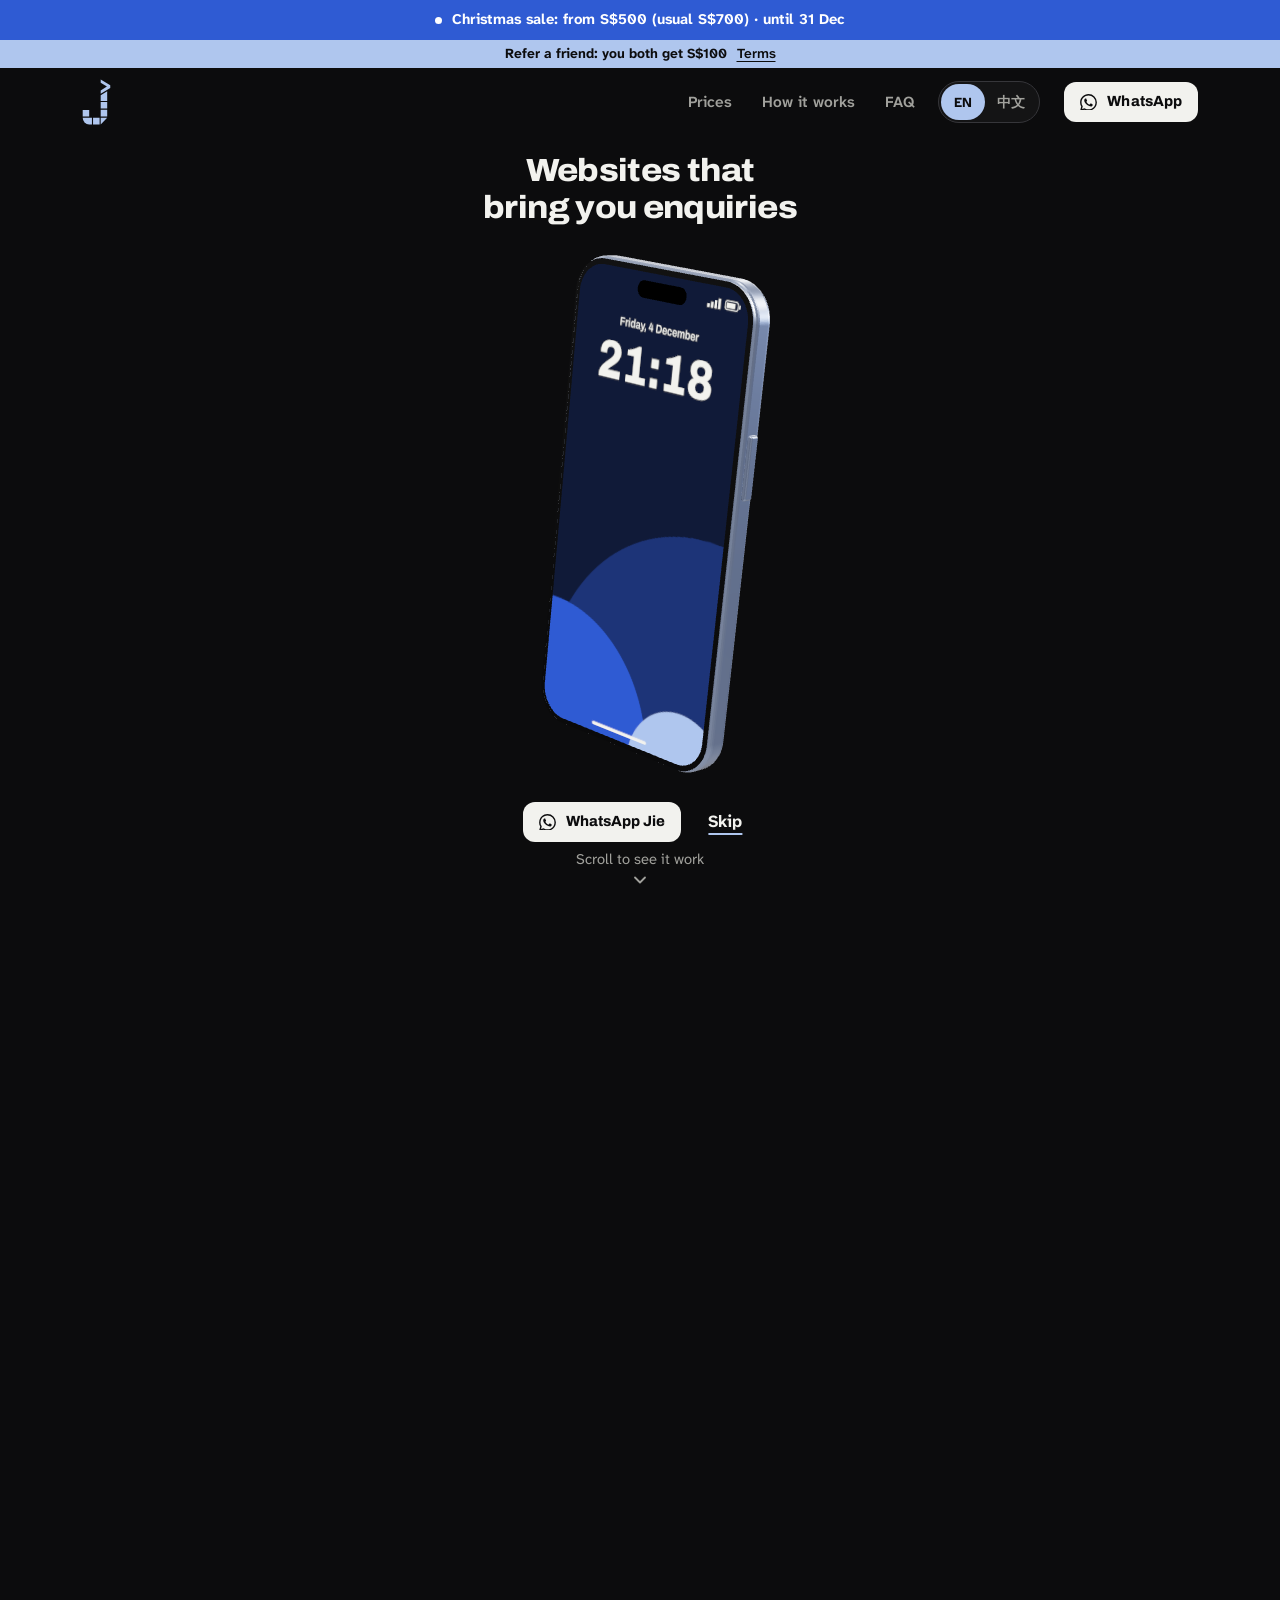
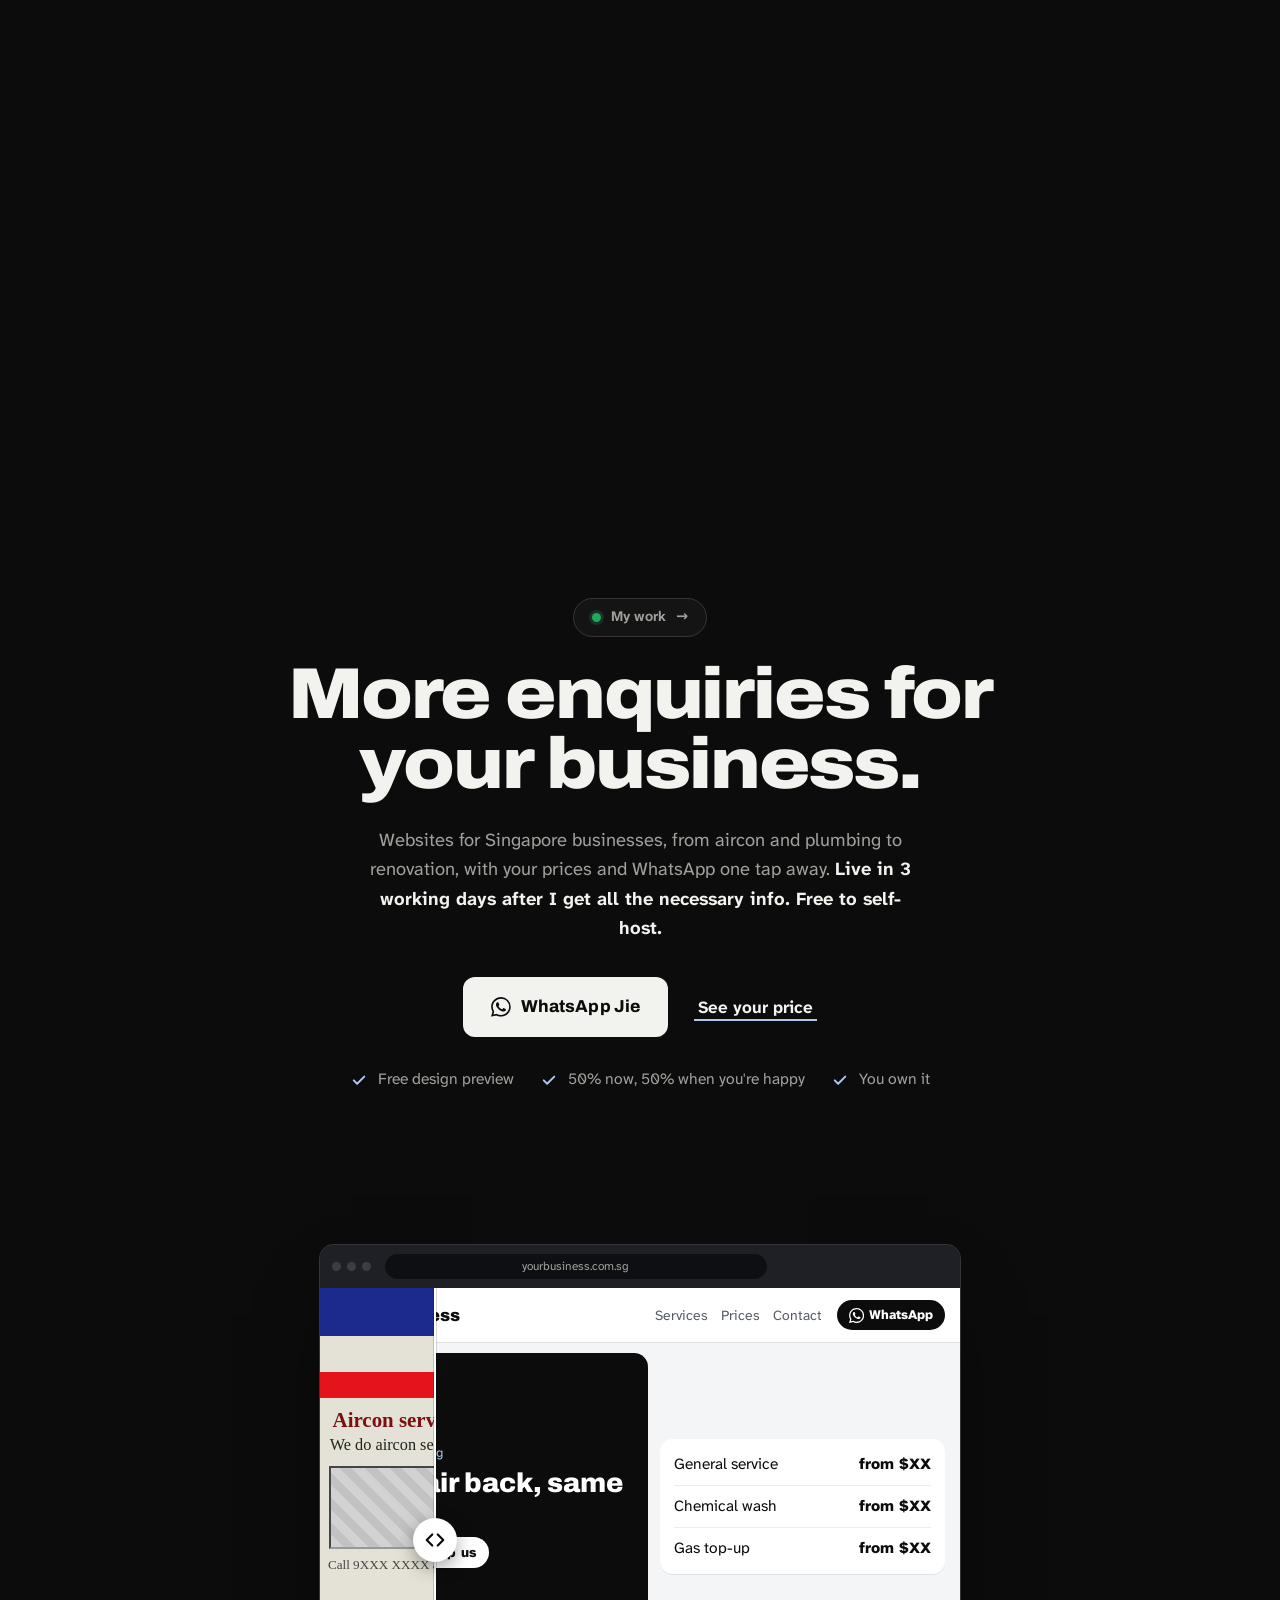
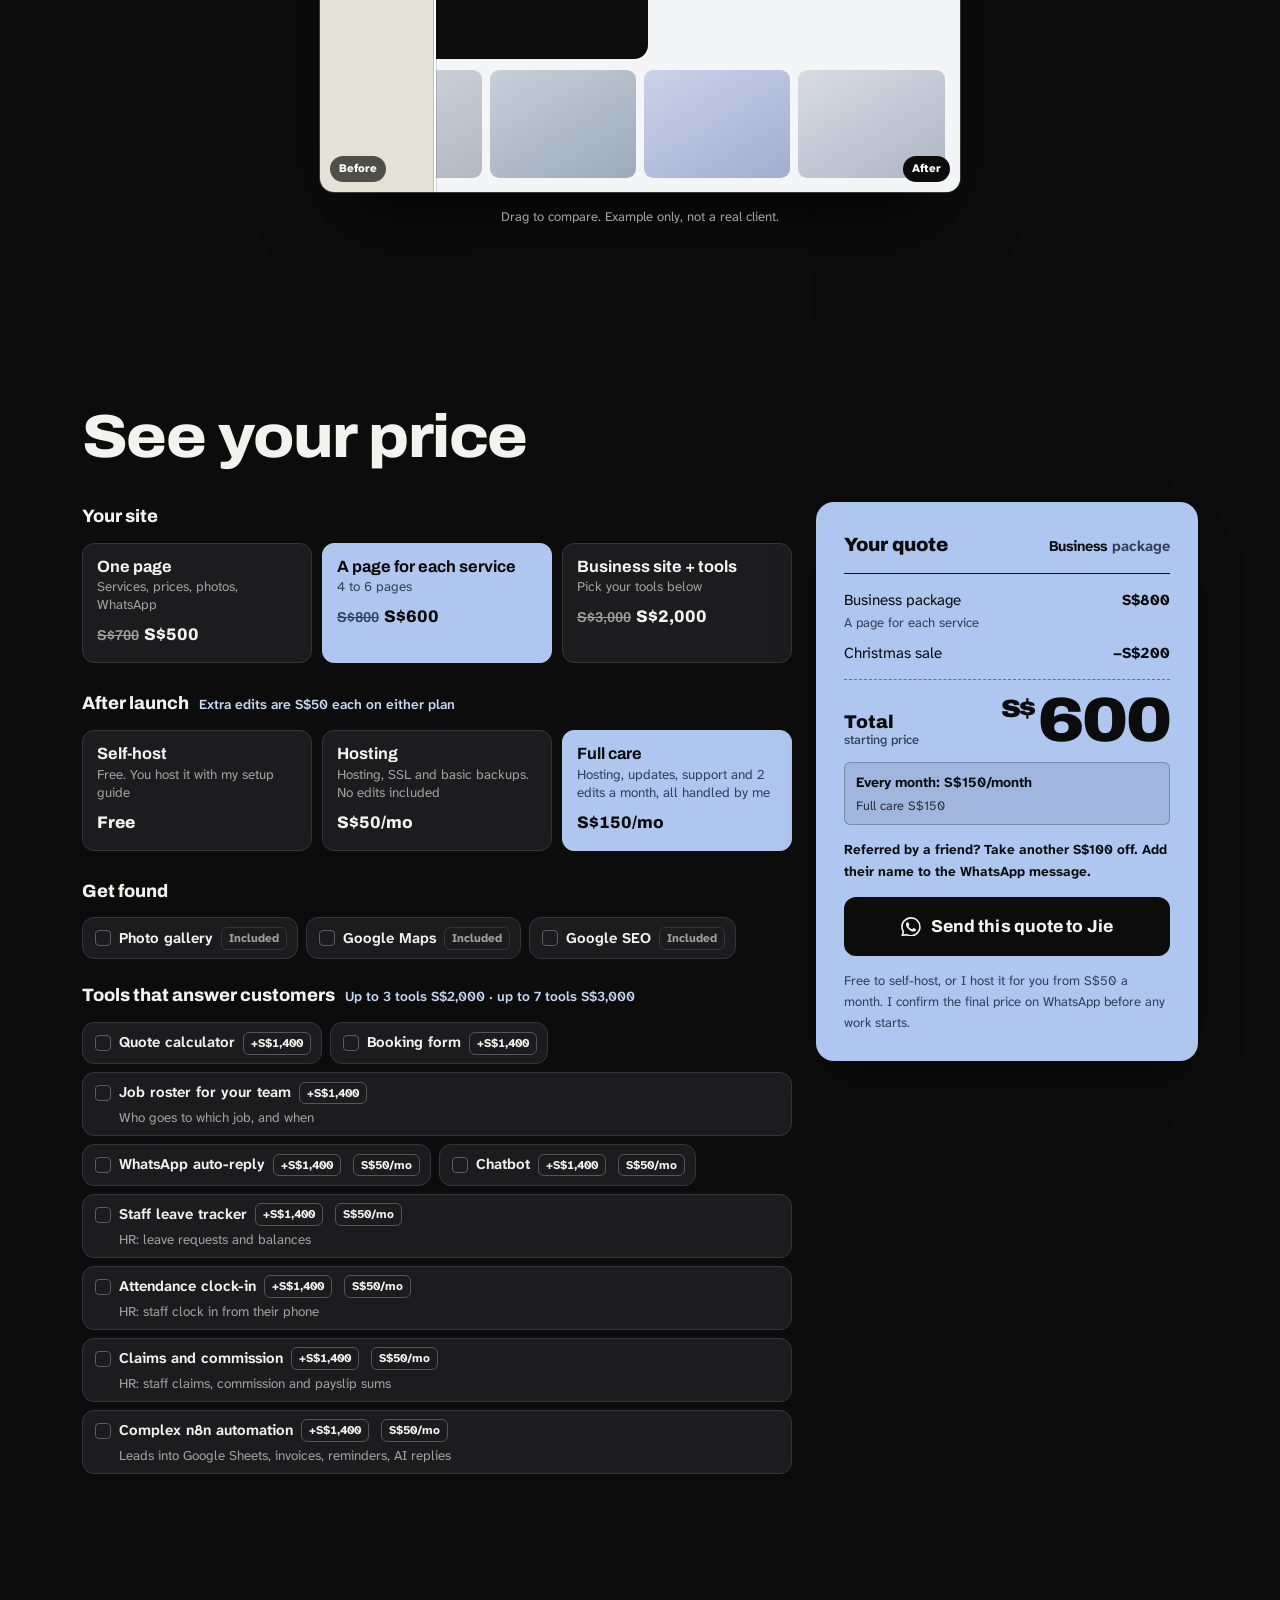
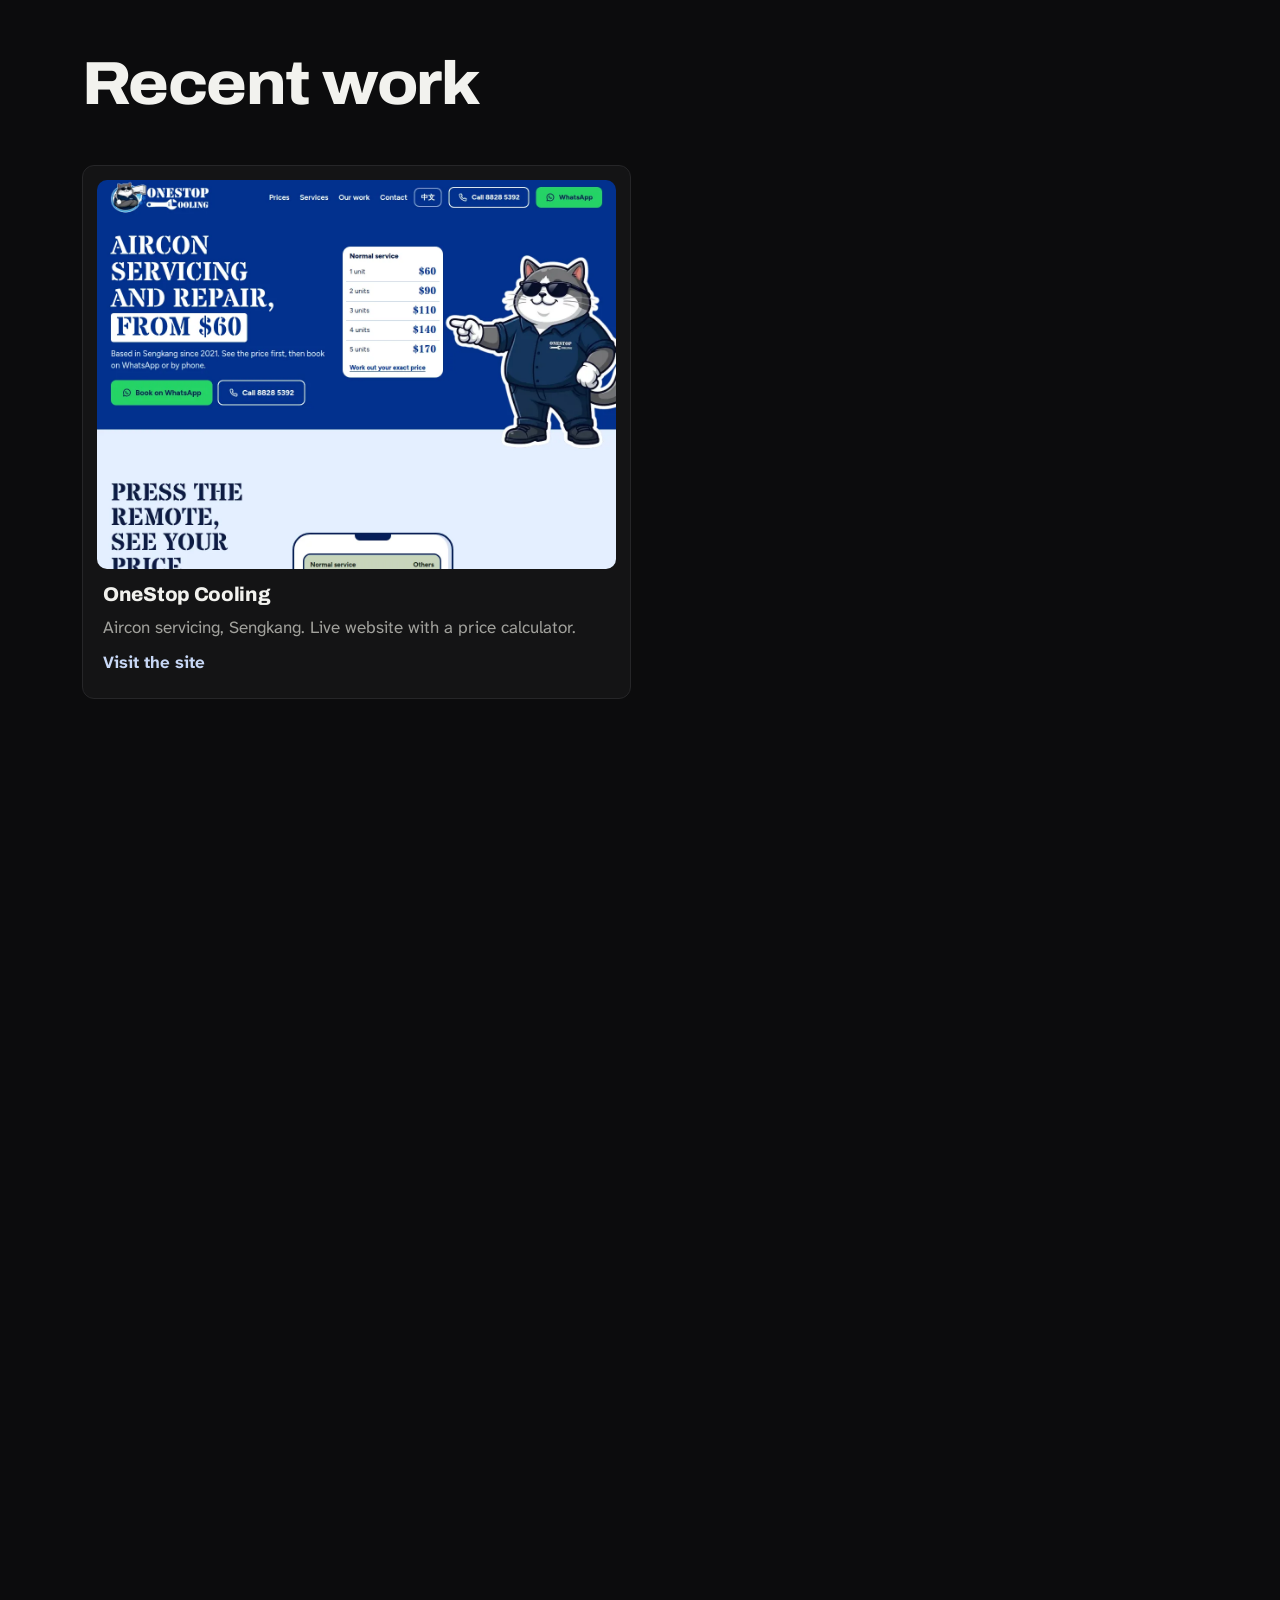
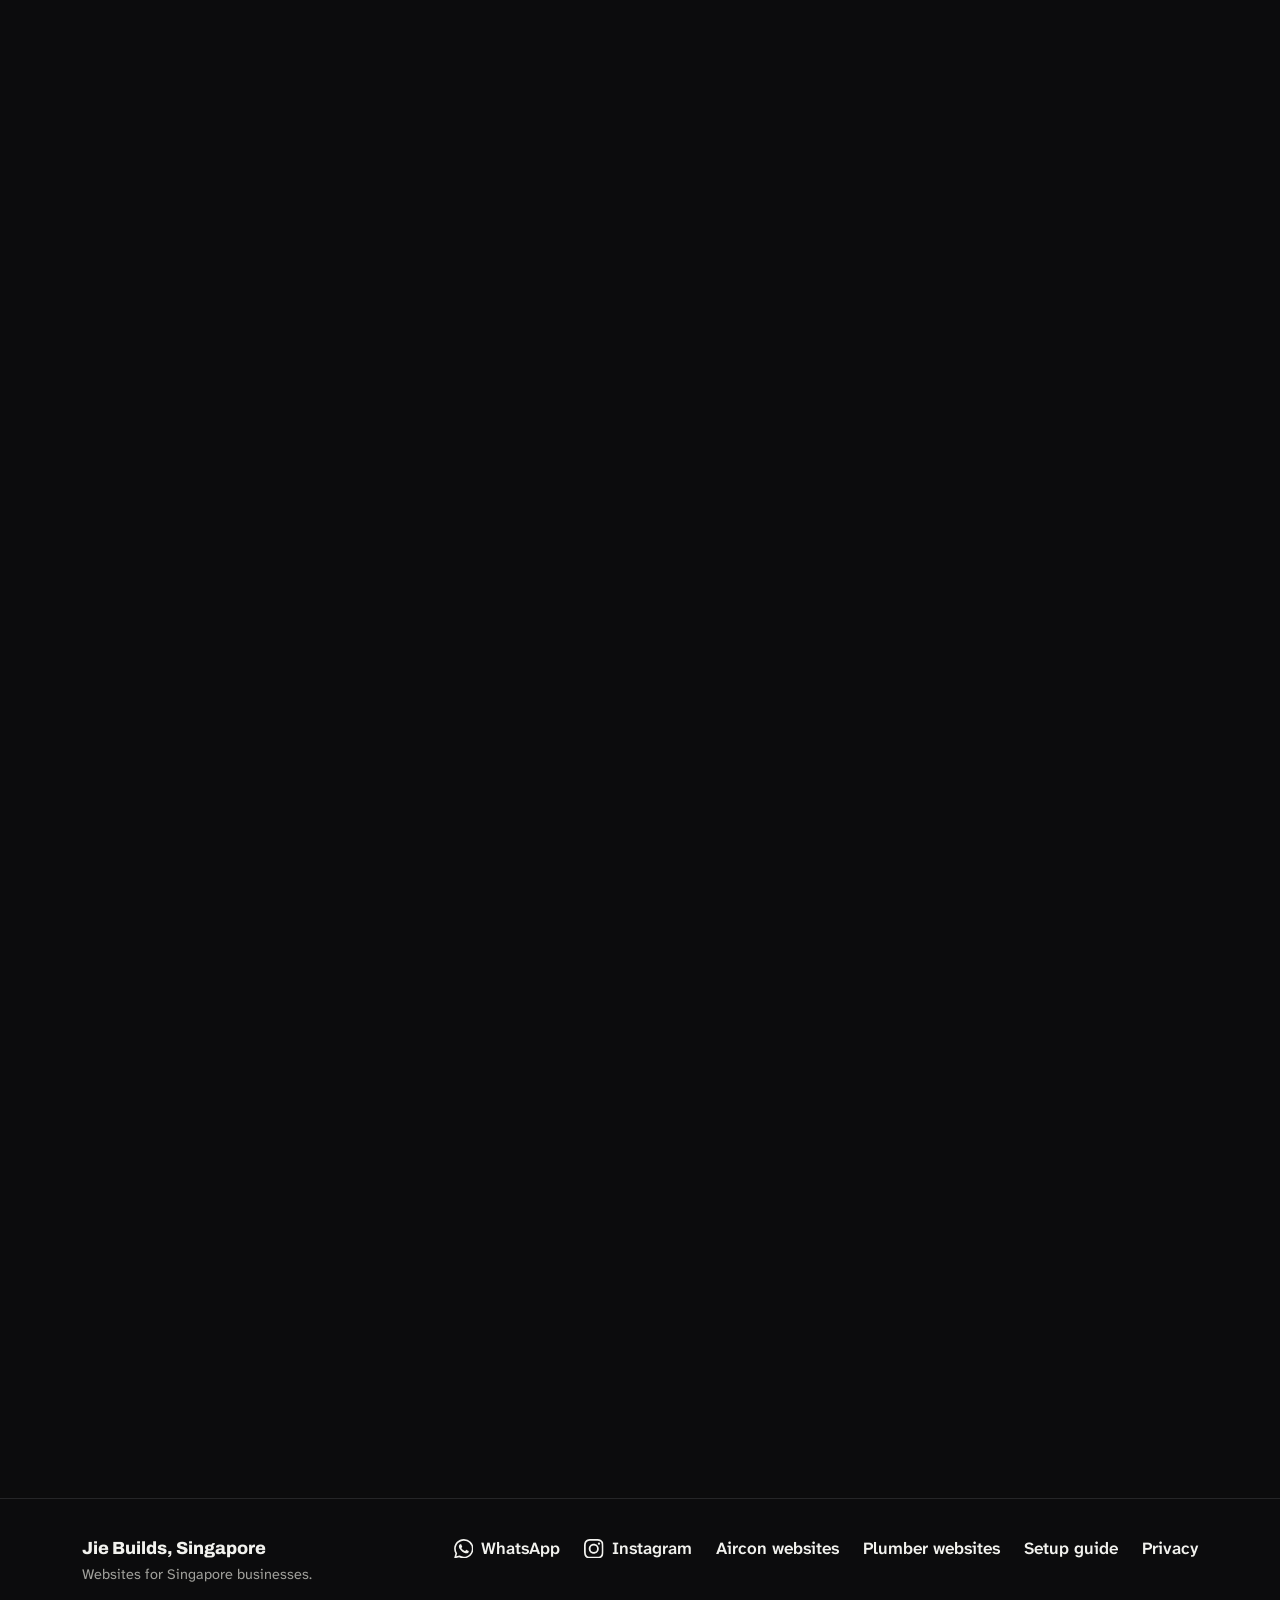
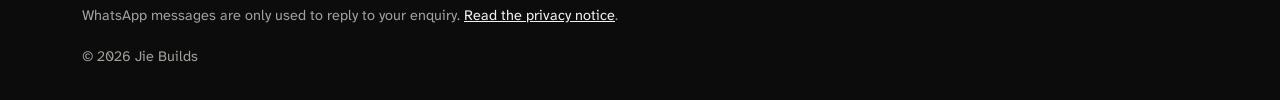
<file: index.html>
<!DOCTYPE html>
<html lang="en-SG">
<head>
  <meta charset="utf-8">
  <meta name="google-site-verification" content="2xer0mkSP5VUdhM2R_G-a2jgA3SitdXtqtMEsazaQb0" />
  <meta name="viewport" content="width=device-width, initial-scale=1">
  <title>Website Design Singapore for Businesses | Jie Builds</title>
  <meta name="description" content="Websites for Singapore businesses. Live 3 working days after I get your info. S$500 to S$4,400, free to self-host. Free design preview before you pay.">
  <link rel="canonical" href="https://jiebuilds.com/">
  <meta name="theme-color" content="#0C0C0D">
  <meta name="color-scheme" content="dark">

  <!-- Open Graph / social sharing -->
  <meta property="og:type" content="website">
  <meta property="og:site_name" content="Jie Builds">
  <meta property="og:title" content="Websites for Singapore businesses | Jie Builds">
  <meta property="og:description" content="Get more enquiries with a fast, professional website. Live 3 working days after I get your info, free to self-host, free design preview.">
  <meta property="og:url" content="https://jiebuilds.com/">
  <meta property="og:image" content="https://jiebuilds.com/assets/og-image.png?v=12">
  <meta property="og:image:width" content="1200">
  <meta property="og:image:height" content="630">
  <meta property="og:image:alt" content="Jie Builds: websites for Singapore businesses. Live 3 working days after I get your info.">
  <meta property="og:locale" content="en_SG">
  <meta name="twitter:card" content="summary_large_image">
  <meta name="twitter:title" content="Websites for Singapore businesses | Jie Builds">
  <meta name="twitter:description" content="Get more enquiries with a fast, professional website. Live 3 working days after I get your info, free to self-host.">
  <meta name="twitter:image" content="https://jiebuilds.com/assets/og-image.png?v=12">

  <link rel="icon" href="/favicon.ico" sizes="48x48">
  <link rel="icon" href="assets/favicon.svg?v=2" type="image/svg+xml">
  <link rel="icon" href="assets/favicon-96.png" sizes="96x96" type="image/png">
  <link rel="icon" href="assets/favicon-192.png" sizes="192x192" type="image/png">
  <link rel="icon" href="assets/favicon-32.png?v=2" sizes="32x32" type="image/png">
  <link rel="apple-touch-icon" href="assets/apple-touch-icon.png?v=2">

  <link rel="preload" href="assets/fonts/archivo-latin.woff2" as="font" type="font/woff2" crossorigin>
  <link rel="preload" href="assets/fonts/atkinson-next-latin.woff2" as="font" type="font/woff2" crossorigin>
  <!-- Turn on motion only when the browser can do it and the visitor hasn't asked for less.
       If site.js fails to load, everything shows anyway after 3.5 s. -->
  <script>
    (function (d) {
      var h = d.documentElement; h.classList.add("js");
      var calm = window.matchMedia && matchMedia("(prefers-reduced-motion: reduce)").matches;
      if (!calm && "IntersectionObserver" in window) {
        h.classList.add("motion");
        setTimeout(function () { if (!window.__siteReady) h.classList.remove("motion"); }, 3500);
        /* 3D phone intro: only with motion on, enough screen height and no data saver */
        if (innerHeight >= 600 && !(navigator.connection && navigator.connection.saveData)) {
          h.classList.add("intro", "intro-playing");
          setTimeout(function () { if (!window.__introReady) h.classList.remove("intro", "intro-playing"); }, 4000);
        }
      }
    })(document);
  </script>
  <link rel="stylesheet" href="css/style.css?v=20261127a">

  <!-- Settings first (prices, WhatsApp, Pixel ID), then site behaviour -->
  <script src="js/config.js?v=20261127a" defer></script>
  <script src="js/i18n.js?v=20261127a" defer></script>
  <script src="js/intro.js?v=20261127a" defer></script>
  <script src="js/site.js?v=20261127a" defer></script>

  <script type="application/ld+json">
  {
    "@context": "https://schema.org",
    "@type": "ProfessionalService",
    "name": "Jie Builds",
    "description": "Websites, landing pages, chatbots and automations for businesses in Singapore, including aircon, plumbing and renovation.",
    "url": "https://jiebuilds.com/",
    "image": "https://jiebuilds.com/assets/og-image.png?v=12",
    "telephone": "+6592778104",
    "priceRange": "S$500-S$4400",
    "areaServed": { "@type": "Country", "name": "Singapore" },
    "address": { "@type": "PostalAddress", "addressCountry": "SG" },
    "paymentAccepted": "PayNow",
    "contactPoint": {
      "@type": "ContactPoint",
      "contactType": "sales",
      "telephone": "+6592778104",
      "url": "https://wa.me/6592778104",
      "availableLanguage": "English",
      "areaServed": "SG"
    },
    "founder": { "@type": "Person", "name": "Jie" },
    "sameAs": ["https://www.instagram.com/jiebuilds/"],
    "knowsAbout": ["Website design", "Landing pages", "Quote calculators", "Booking forms", "Chatbots", "n8n automation", "Google Business Profile", "Local SEO"]
  }
  </script>
</head>
<body>
  <!-- Icons used across the page -->
  <svg class="sprite" width="0" height="0" aria-hidden="true" focusable="false">
    <symbol id="i-wa" viewBox="0 0 24 24"><path fill="currentColor" d="M17.472 14.382c-.297-.149-1.758-.867-2.03-.967-.273-.099-.471-.148-.67.15-.197.297-.767.966-.94 1.164-.173.199-.347.223-.644.075-.297-.15-1.255-.463-2.39-1.475-.883-.788-1.48-1.761-1.653-2.059-.173-.297-.018-.458.13-.606.134-.133.298-.347.446-.52.149-.174.198-.298.298-.497.099-.198.05-.371-.025-.52-.075-.149-.669-1.612-.916-2.207-.242-.579-.487-.5-.669-.51-.173-.008-.371-.01-.57-.01-.198 0-.52.074-.792.372-.272.297-1.04 1.016-1.04 2.479 0 1.462 1.065 2.875 1.213 3.074.149.198 2.096 3.2 5.077 4.487.709.306 1.262.489 1.694.625.712.227 1.36.195 1.871.118.571-.085 1.758-.719 2.006-1.413.248-.694.248-1.289.173-1.413-.074-.124-.272-.198-.57-.347m-5.421 7.403h-.004a9.87 9.87 0 01-5.031-1.378l-.361-.214-3.741.982.998-3.648-.235-.374a9.86 9.86 0 01-1.51-5.26c.001-5.45 4.436-9.884 9.888-9.884 2.64 0 5.122 1.03 6.988 2.898a9.825 9.825 0 012.893 6.994c-.003 5.45-4.437 9.884-9.885 9.884m8.413-18.297A11.815 11.815 0 0012.05 0C5.495 0 .16 5.335.157 11.892c0 2.096.547 4.142 1.588 5.945L.057 24l6.305-1.654a11.882 11.882 0 005.683 1.448h.005c6.554 0 11.89-5.335 11.893-11.893a11.821 11.821 0 00-3.48-8.413Z"/></symbol>
    <symbol id="i-ig" viewBox="0 0 24 24"><path fill="currentColor" d="M7.0301.084c-1.2768.0602-2.1487.264-2.911.5634-.7888.3075-1.4575.72-2.1228 1.3877-.6652.6677-1.075 1.3368-1.3802 2.127-.2954.7638-.4956 1.6365-.552 2.914-.0564 1.2775-.0689 1.6882-.0626 4.947.0062 3.2586.0206 3.6671.0825 4.9473.061 1.2765.264 2.1482.5635 2.9107.308.7889.72 1.4573 1.388 2.1228.6679.6655 1.3365 1.0743 2.1285 1.38.7632.295 1.6361.4961 2.9134.552 1.2773.056 1.6884.069 4.9462.0627 3.2578-.0062 3.668-.0207 4.9478-.0814 1.28-.0607 2.147-.2652 2.9098-.5633.7889-.3086 1.4578-.72 2.1228-1.3881.665-.6682 1.0745-1.3378 1.3795-2.1284.2957-.7632.4966-1.636.552-2.9124.056-1.2809.0692-1.6898.063-4.948-.0063-3.2583-.021-3.6668-.0817-4.9465-.0607-1.2797-.264-2.1487-.5633-2.9117-.3084-.7889-.72-1.4568-1.3876-2.1228C21.2982 1.33 20.628.9208 19.8378.6165 19.074.321 18.2017.1197 16.9244.0645 15.6471.0093 15.236-.005 11.977.0014 8.718.0076 8.31.0215 7.0301.0839m.1402 21.6932c-1.17-.0509-1.8053-.2453-2.2287-.408-.5606-.216-.96-.4771-1.3819-.895-.422-.4178-.6811-.8186-.9-1.378-.1644-.4234-.3624-1.058-.4171-2.228-.0595-1.2645-.072-1.6442-.079-4.848-.007-3.2037.0053-3.583.0607-4.848.05-1.169.2456-1.805.408-2.2282.216-.5613.4762-.96.895-1.3816.4188-.4217.8184-.6814 1.3783-.9003.423-.1651 1.0575-.3614 2.227-.4171 1.2655-.06 1.6447-.072 4.848-.079 3.2033-.007 3.5835.005 4.8495.0608 1.169.0508 1.8053.2445 2.228.408.5608.216.96.4754 1.3816.895.4217.4194.6816.8176.9005 1.3787.1653.4217.3617 1.056.4169 2.2263.0602 1.2655.0739 1.645.0796 4.848.0058 3.203-.0055 3.5834-.061 4.848-.051 1.17-.245 1.8055-.408 2.2294-.216.5604-.4763.96-.8954 1.3814-.419.4215-.8181.6811-1.3783.9-.4224.1649-1.0577.3617-2.2262.4174-1.2656.0595-1.6448.072-4.8493.079-3.2045.007-3.5825-.006-4.848-.0608M16.953 5.5864A1.44 1.44 0 1 0 18.39 4.144a1.44 1.44 0 0 0-1.437 1.4424M5.8385 12.012c.0067 3.4032 2.7706 6.1557 6.173 6.1493 3.4026-.0065 6.157-2.7701 6.1506-6.1733-.0065-3.4032-2.771-6.1565-6.174-6.1498-3.403.0067-6.156 2.771-6.1496 6.1738M8 12.0077a4 4 0 1 1 4.008 3.9921A3.9996 3.9996 0 0 1 8 12.0077"/></symbol>
    <symbol id="i-check" viewBox="0 0 24 24"><path fill="none" stroke="currentColor" stroke-width="2.6" stroke-linecap="round" stroke-linejoin="round" d="M5 12.5l4.5 4.5L19 7.5"/></symbol>
    <symbol id="i-plus" viewBox="0 0 24 24"><path fill="none" stroke="currentColor" stroke-width="2.4" stroke-linecap="round" d="M12 5v14M5 12h14"/></symbol>
    <symbol id="i-spark" viewBox="0 0 24 24"><path fill="currentColor" d="M12 2l2.2 7.8L22 12l-7.8 2.2L12 22l-2.2-7.8L2 12l7.8-2.2z"/></symbol>
  </svg>

  <a class="skip-link" href="#main">Skip to content</a>

  <!-- Floating top: the sale banner (text from the sale calendar in js/config.js) stays on screen while you scroll -->
  <div class="top">
    <a class="sale-bar" id="sale-bar" href="#calculator" hidden><span class="sale-dot" aria-hidden="true"></span><span data-sale-text></span></a>
    <header class="site-header">
      <div class="wrap header-inner">
        <a class="wordmark" href="#top" aria-label="Jie Builds, back to top"><img src="assets/logo.svg" alt="" width="26" height="42"></a>
        <nav class="site-nav" aria-label="Main">
          <a href="#calculator">Prices</a>
          <a href="#how">How it works</a>
          <a href="#faq">FAQ</a>
        </nav>
        <div class="lang" role="group" aria-label="Language / 语言">
          <button type="button" data-lang="en" lang="en" aria-pressed="true">EN</button>
          <button type="button" data-lang="zh" lang="zh" aria-pressed="false">中文</button>
        </div>
        <a class="btn btn-small" aria-label="WhatsApp Jie" data-wa="general" href="https://wa.me/6592778104" target="_blank" rel="noopener">
          <svg class="icon" aria-hidden="true"><use href="#i-wa"/></svg>
          <span>WhatsApp</span>
        </a>
      </div>
    </header>
  </div>

  <main id="main">

    <!-- 0. INTRO: 3D phone, enquiries arrive, the screen opens into the site (js/intro.js) -->
    <section class="intro-sec" id="intro" aria-label="How your website brings enquiries">
      <div class="intro-stage">
        <p class="intro-title">Websites that bring you enquiries</p>
        <img class="intro-poster" src="assets/intro-phone.webp?v=1" alt="" width="900" height="1200" fetchpriority="high">
        <div class="intro-flat" aria-hidden="true"></div>
        <canvas class="intro-canvas" aria-hidden="true"></canvas>
        <ul class="intro-notes">
            <li><span class="intro-app" aria-hidden="true"><svg><use href="#i-wa"/></svg></span><span class="intro-msg"><span class="intro-meta"><b>New customer</b><small>now</small></span><span class="intro-text">Hey, I came from your website. Can I get a quote?</span></span></li>
            <li><span class="intro-app" aria-hidden="true"><svg><use href="#i-wa"/></svg></span><span class="intro-msg"><span class="intro-meta"><b>New customer</b><small>now</small></span><span class="intro-text">Saw your prices on your website. Are you free on Saturday?</span></span></li>
            <li><span class="intro-app" aria-hidden="true"><svg><use href="#i-wa"/></svg></span><span class="intro-msg"><span class="intro-meta"><b>New customer</b><small>now</small></span><span class="intro-text">Your website says you cover Tampines. Can I book?</span></span></li>
        </ul>
        <div class="intro-foot">
          <div class="intro-actions">
            <a class="btn btn-small" data-wa="hero" href="https://wa.me/6592778104" target="_blank" rel="noopener"><svg class="icon" aria-hidden="true"><use href="#i-wa"/></svg><span>WhatsApp Jie</span></a>
            <a class="intro-skip" href="#top">Skip</a>
          </div>
          <div class="intro-cue">
            <p class="intro-hint"><span class="intro-hint-text">Scroll to see it work</span><svg viewBox="0 0 24 24" aria-hidden="true"><path fill="none" stroke="currentColor" stroke-width="2.2" stroke-linecap="round" stroke-linejoin="round" d="M6 9l6 6 6-6"/></svg></p>
            <p class="intro-label">Example notifications</p>
          </div>
        </div>
        <div class="intro-sheet" aria-hidden="true"></div>
        <div class="intro-portal" aria-hidden="true"></div>
      </div>
    </section>

    <!-- 1. HERO -->
    <section class="hero hero-solo" id="top">
      <div class="wrap hero-grid">
        <div class="hero-copy">
          <a class="hero-proof" href="#work"><span class="hero-proof-dot" aria-hidden="true"></span><span class="hero-proof-text">My work</span><span aria-hidden="true">→</span></a>
          <h1 class="hero-title" data-split><span class="mark" data-mark>More enquiries</span> for your business.</h1>
          <p class="hero-sub" data-load="2">Websites for Singapore businesses, from aircon and plumbing to renovation, with your prices and WhatsApp one tap away. <strong>Live in 3 working days after I get all the necessary info. Free to self-host.</strong></p>
          <div class="hero-actions" data-load="3">
            <a class="btn btn-big" data-wa="hero" href="https://wa.me/6592778104" target="_blank" rel="noopener">
              <svg class="icon" aria-hidden="true"><use href="#i-wa"/></svg>
              <span>WhatsApp Jie</span>
            </a>
            <a class="btn-ghost" href="#calculator">See your price</a>
          </div>
          <ul class="hero-terms" data-load="4">
            <li><svg class="icon icon-check" aria-hidden="true"><use href="#i-check"/></svg>Free design preview</li>
            <li><svg class="icon icon-check" aria-hidden="true"><use href="#i-check"/></svg>50% now, 50% when you're happy</li>
            <li><svg class="icon icon-check" aria-hidden="true"><use href="#i-check"/></svg>You own it</li>
          </ul>
        </div>

      </div>
    </section>

    <!-- Drag to compare -->
    <section class="showcase" aria-label="Before and after example">
      <div class="wrap">
        <!-- Same business, an old static site vs a site built for enquiries (illustration, not a real client) -->
        <figure class="hero-visual" data-reveal>
          <div class="win">
            <div class="win-bar" aria-hidden="true"><i></i><i></i><i></i><span>yourbusiness.com.sg</span></div>
            <div class="compare" data-compare>
              <!-- BEFORE: an old static website, on purpose -->
              <div class="cmp-pane cmp-before" aria-hidden="true">
                <div class="ob-title">Welcome to our website!!!</div>
                <p class="ob-links"><u>Home</u> | <u>About us</u> | <u>Services</u> | <u>Price list</u> | <u>Guestbook</u> | <u>Contact</u></p>
                <p class="ob-red">*** CALL NOW *** FREE QUOTATION *** CALL NOW ***</p>
                <p class="ob-h">Aircon servicing and repair</p>
                <p class="ob-text">We do aircon servicing, repair and installation. Please call for price.</p>
                <div class="ob-img">[ image not found ]</div>
                <p class="ob-small">Call 9XXX XXXX after 10am &middot; Best viewed in Internet Explorer &middot; Visitors: <b>000731</b></p>
              </div>
              <!-- AFTER: a website built to get enquiries -->
              <div class="cmp-pane cmp-after" aria-hidden="true">
                <div class="nb-bar"><b>Your Business</b><span class="nb-links"><i>Services</i><i>Prices</i><i>Contact</i></span><span class="nb-btn"><svg class="icon"><use href="#i-wa"/></svg>WhatsApp</span></div>
                <div class="nb-hero">
                  <div class="nb-copy">
                    <small>Aircon servicing</small>
                    <b>Cold air back, same week.</b>
                    <span class="nb-cta"><svg class="icon"><use href="#i-wa"/></svg>WhatsApp us</span>
                  </div>
                  <div class="nb-prices">
                    <div><span>General service</span><b>from $XX</b></div>
                    <div><span>Chemical wash</span><b>from $XX</b></div>
                    <div><span>Gas top-up</span><b>from $XX</b></div>
                  </div>
                </div>
                <div class="nb-gallery"><i></i><i></i><i></i><i></i></div>
              </div>
              <div class="cmp-handle" aria-hidden="true"><span class="cmp-knob"><svg viewBox="0 0 24 24"><path fill="none" stroke="currentColor" stroke-width="2.4" stroke-linecap="round" stroke-linejoin="round" d="M9 6l-6 6 6 6M15 6l6 6-6 6"/></svg></span></div>
              <span class="cmp-tag cmp-tag-before" aria-hidden="true">Before</span>
              <span class="cmp-tag cmp-tag-after" aria-hidden="true">After</span>
              <input class="cmp-range" type="range" min="0" max="100" value="50" aria-label="Compare before and after: move left to see more of the new website">
            </div>
          </div>
          <figcaption>Drag to compare. Example only, not a real client.</figcaption>
        </figure>
      </div>
    </section>

    <!-- 2. PRICE: pick what you need (options and prices come from js/config.js) -->
    <section class="section calc" id="calculator" aria-labelledby="calc-title">
      <div class="wrap">
        <h2 class="section-title" id="calc-title">See your price</h2>
        <div class="calc-grid">
          <div class="calc-form" id="calc-form" data-reveal>
            <fieldset>
              <legend>Your site</legend>
              <div class="calc-sizes" id="calc-sizes"></div>
            </fieldset>
            <!-- Option groups (Get found, Tools, Automation) are built from js/config.js -->
            <div class="calc-groups" id="calc-extras"></div>
            <noscript><p>Turn on JavaScript to use this, or WhatsApp +65 9277 8104 for a price. Websites cost S$500 to S$4,400.</p></noscript>
          </div>
          <!-- Phones: a small price bar that follows you while you pick -->
          <div class="calc-mini" id="calc-mini" aria-hidden="true">
            <span><small id="calc-mini-pkg">Business</small><b>from S$<span id="calc-mini-price">250</span></b></span>
            <a class="btn btn-small" id="calc-mini-send" href="https://wa.me/6592778104" target="_blank" rel="noopener" tabindex="-1"><svg class="icon"><use href="#i-wa"/></svg>Send</a>
          </div>
          <!-- The quote: line items, sale discount, total -->
          <div class="calc-result" id="calc-result" aria-live="polite" data-reveal>
            <p class="quote-head"><span>Your quote</span><span class="quote-pkg"><span id="calc-pkg">Business</span> package</span></p>
            <ul class="quote-lines" id="calc-lines"></ul>
            <div class="quote-total">
              <span class="quote-total-label">Total<small>starting price</small></span>
              <span class="calc-price"><span class="cur">S$</span><span id="calc-price">600</span></span>
            </div>
            <p class="calc-extra" id="calc-extra" hidden></p>
            <p class="calc-monthly" id="calc-monthly" hidden></p>
            <a class="btn btn-big btn-ink" id="calc-send" href="https://wa.me/6592778104" target="_blank" rel="noopener">
              <svg class="icon" aria-hidden="true"><use href="#i-wa"/></svg>
              <span>Send this quote to Jie</span>
            </a>
            <p class="calc-note">Free to self-host, or I host it for you from S$50 a month. I confirm the final price on WhatsApp before any work starts.</p>
          </div>
        </div>
      </div>
    </section>

    <!-- 3. PORTFOLIO: hidden until you add projects in js/config.js -->
    <section class="section work" id="work" aria-labelledby="work-title" hidden>
      <div class="wrap">
        <h2 class="section-title" id="work-title">Recent work</h2>
        <div class="work-grid" id="work-list"></div>
      </div>
    </section>

    <!-- 3b. WHY A WEBSITE: one sourced survey stat + what a customer sees with and without a site.
         Keep the source line at the bottom; the 45% is US data and must say so. -->
    <section class="section why" id="why" aria-labelledby="why-title">
      <div class="wrap">
        <h2 class="section-title" id="why-title">Why have a website?</h2>
        <div class="why-stat" data-reveal>
          <p class="why-num">45%</p>
          <p class="why-claim">of people surveyed say a business without a website feels less “real”.</p>
        </div>
        <div class="why-cmp" data-stagger>
          <div class="why-card is-with" data-reveal>
            <h3>With a website</h3>
            <ul>
              <li><b>On Google</b>Customers see your services, areas and prices.</li>
              <li><b>Trust</b>They check photos and prices before messaging, so you get fewer “how much?” questions.</li>
              <li><b>Late at night</b>The site is open at 11pm and the WhatsApp button turns a visit into an enquiry.</li>
              <li><b>Referrals</b>A friend recommends you, they Google your name and find a real business.</li>
              <li><b>Ownership</b>It's yours. Social pages can change or disappear.</li>
            </ul>
          </div>
          <div class="why-card" data-reveal>
            <h3>Without one</h3>
            <ul>
              <li><b>On Google</b>Customers see a map pin and a phone number.</li>
              <li><b>Trust</b>They have to ask for everything, or try the next business.</li>
              <li><b>Late at night</b>They may message whoever replies first.</li>
              <li><b>Referrals</b>They look you up and find little to confirm you're real.</li>
              <li><b>Ownership</b>You depend on pages you don't control.</li>
            </ul>
          </div>
        </div>
        <p class="why-source" data-reveal>Source: <a href="https://www.dreamhost.com/blog/dreamhost-2026-local-business-trust-index/" target="_blank" rel="noopener">DreamHost, 2026 Local Business Trust Index</a></p>
      </div>
    </section>

    <!-- 4. HOW IT WORKS (also the risk-free promise) -->
    <section class="section how" id="how" aria-labelledby="how-title">
      <div class="wrap">
        <h2 class="section-title" id="how-title">How it works</h2>
        <ol class="how-steps" data-stagger>
          <li data-reveal><b>WhatsApp me</b><span>Tell me what you do.</span></li>
          <li data-reveal><b>See a free preview</b><span>Your homepage, before you pay.</span></li>
          <li data-reveal><b>Pay 50%, I build</b><span>2 rounds of changes included.</span></li>
          <li data-reveal><b>Live in 3 working days</b><span>After I get all the necessary info. Pay the other 50%. You own it.</span></li>
        </ol>
      </div>
    </section>

    <!-- TESTIMONIALS: enable when you have REAL reviews (see README step 5).
    <section class="section testimonials" id="reviews" aria-labelledby="reviews-title">
      <div class="wrap">
        <h2 class="section-title" id="reviews-title">What clients say</h2>
        <div class="quotes" data-stagger>
          <figure class="quote" data-reveal>
            <blockquote><p>Paste the client's exact words here.</p></blockquote>
            <figcaption><b>Client name</b>, Business name</figcaption>
          </figure>
        </div>
      </div>
    </section>
    -->

    <!-- 5. FAQ -->
    <section class="section faq" id="faq" aria-labelledby="faq-title">
      <div class="wrap faq-wrap">
        <h2 class="section-title" id="faq-title">Questions</h2>
        <div class="faq-list" data-stagger>
          <details data-reveal>
            <summary>What do I need to give you?</summary>
            <div class="faq-a"><p>Your business name, services, areas, rough prices and phone photos of your work. No logo? I'll set your name in clean text. Not sure what to write? I'll help on WhatsApp. Once I have all the necessary info, you're live in 3 working days.</p></div>
          </details>
          <details data-reveal>
            <summary>How do I pay?</summary>
            <div class="faq-a"><p>By PayNow. 50% after you approve your free preview, 50% when you're happy with the finished site. No hidden fees.</p></div>
          </details>
          <details data-reveal>
            <summary>Do I own the website?</summary>
            <div class="faq-a"><p>Yes. After the final payment the site and all its files are yours, and you can work with someone else later.</p></div>
          </details>
          <details data-reveal>
            <summary>What's free, and what about hosting and a domain?</summary>
            <div class="faq-a"><p>You own your site and can host it free with my setup guide. Managed hosting is optional: Hosting is S$50 a month (hosting, SSL and basic backups, no edits included), and Full care is S$150 a month (hosting, updates, support and 2 edits a month, all handled by me). A domain of your own, like yourbusiness.sg, is optional: about S$20 to S$60 a year, bought in your name. I'll help you choose and connect it.</p></div>
          </details>
          <details data-reveal>
            <summary>What if I need changes later?</summary>
            <div class="faq-a"><p>Full care (S$150 a month) includes 2 edits a month: text, photo or price changes. On either plan, extra edits are S$50 each, and the Hosting plan (S$50 a month) includes no edits. Each automation (like a chatbot or WhatsApp auto-reply) adds S$50 a month. Or WhatsApp me and I'll quote that one change before doing it.</p></div>
          </details>
          <details id="referral">
            <summary data-zh="推荐朋友怎么算？">How does refer a friend work?</summary>
            <div class="faq-a"><p data-zh="推荐朋友购买网站套餐：朋友减 S$100，朋友付清全款后，我用 PayNow 转 S$100 给您。朋友需在付订金前告诉我您的名字。可与任何特惠叠加。只适用于网站套餐，不包括月费。每个订单限一次推荐优惠，推荐人数不限，不能推荐自己的生意。">Refer a friend who buys a website package: they get S$100 off, and I send you S$100 by PayNow after they pay in full. Your friend gives me your name before paying the deposit. It stacks with any sale. It covers website packages only, not monthly fees. One referral discount per order, no limit on how many friends you refer, and you can't refer your own business.</p></div>
          </details>
        </div>
      </div>
    </section>

    <!-- 6. CONTACT -->
    <section class="section contact" id="contact" aria-labelledby="contact-title">
      <div class="wrap">
        <div class="contact-card" data-reveal>
          <div class="portrait">
            <img class="portrait-fallback" src="assets/logo.svg" alt="" aria-hidden="true" width="90" height="143">
            <img src="assets/darren.jpg" alt="Illustrated portrait of Jie" width="480" height="560" loading="lazy" decoding="async" onerror="this.remove()">
          </div>
          <div class="contact-copy">
            <h2 class="section-title" id="contact-title">Talk to Jie</h2>
            <p>You'll chat with me, the person who builds your site. No salespeople.</p>
            <a class="btn btn-big" data-wa="contact" href="https://wa.me/6592778104" target="_blank" rel="noopener">
              <svg class="icon" aria-hidden="true"><use href="#i-wa"/></svg>
              <span>WhatsApp Jie</span>
            </a>
            <p class="contact-number"><a data-wa="contact" href="https://wa.me/6592778104" target="_blank" rel="noopener" data-wa-number>+65 9277 8104</a></p>
          </div>
        </div>
      </div>
    </section>
  </main>

  <!-- 12. FOOTER -->
  <footer class="site-footer">
    <div class="wrap footer-inner">
      <div>
        <p class="footer-brand">Jie Builds, Singapore</p>
        <p class="footer-small">Websites for Singapore businesses.</p>
      </div>
      <ul class="footer-links">
        <li><a data-wa="general" href="https://wa.me/6592778104" target="_blank" rel="noopener"><svg class="icon" aria-hidden="true"><use href="#i-wa"/></svg>WhatsApp</a></li>
        <li data-instagram hidden><a href="#" target="_blank" rel="noopener"><svg class="icon" aria-hidden="true"><use href="#i-ig"/></svg>Instagram</a></li>
        <li><a href="aircon-website-design-singapore/" data-zh="冷气网站">Aircon websites</a></li>
        <li><a href="plumber-website-design-singapore/" data-zh="水管网站">Plumber websites</a></li>
        <li><a href="connect-domain/" data-zh="设置指南">Setup guide</a></li>
        <li><a href="privacy.html">Privacy</a></li>
      </ul>
      <p class="footer-small footer-privacy"><span data-pixel-notice hidden>This site uses Meta Pixel cookies to measure ads. </span>WhatsApp messages are only used to reply to your enquiry. <a href="privacy.html">Read the privacy notice</a>.</p>
      <p class="footer-small">© <span data-year>2026</span> Jie Builds</p>
    </div>
  </footer>

  <!-- Floating WhatsApp button (phones and tablets) -->
  <a class="wa-float" data-wa="floating" href="https://wa.me/6592778104" target="_blank" rel="noopener" aria-label="Chat with Jie on WhatsApp">
    <svg class="icon" aria-hidden="true"><use href="#i-wa"/></svg>
  </a>
</body>
</html>
</file>
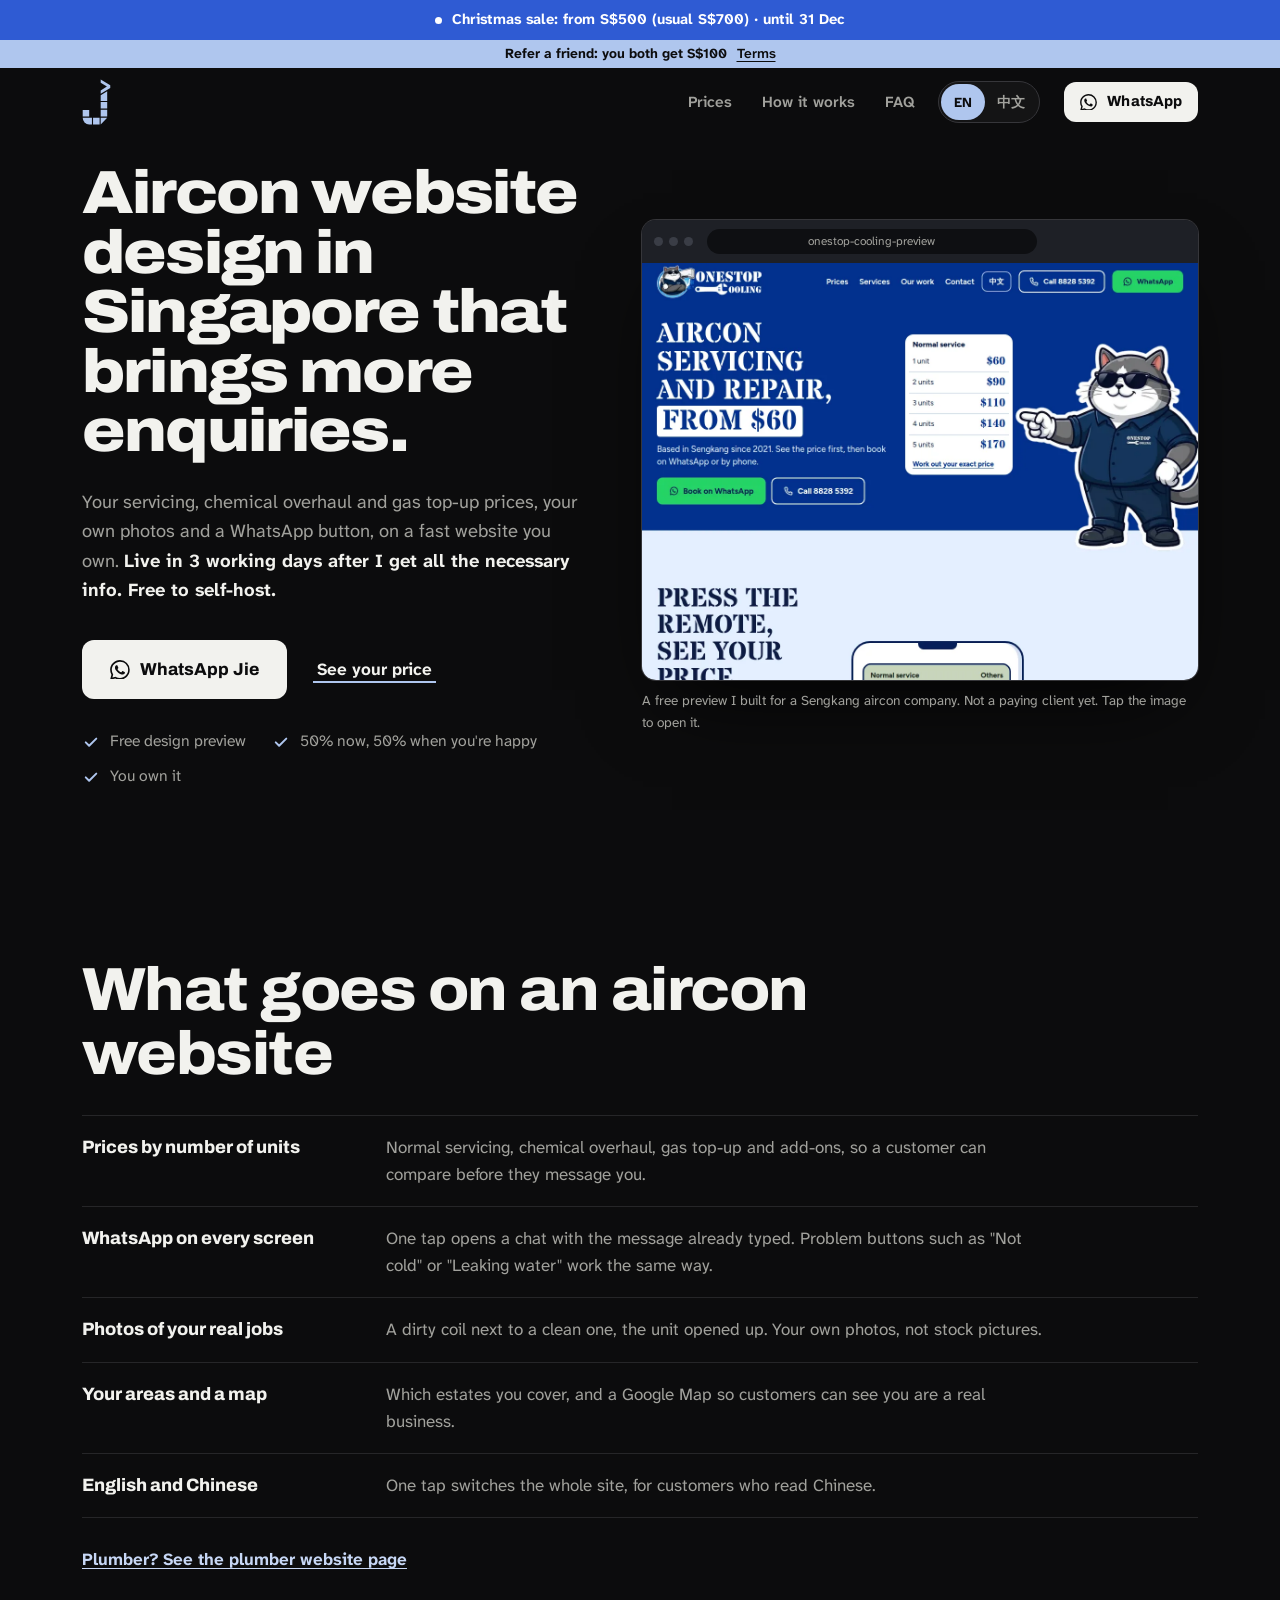
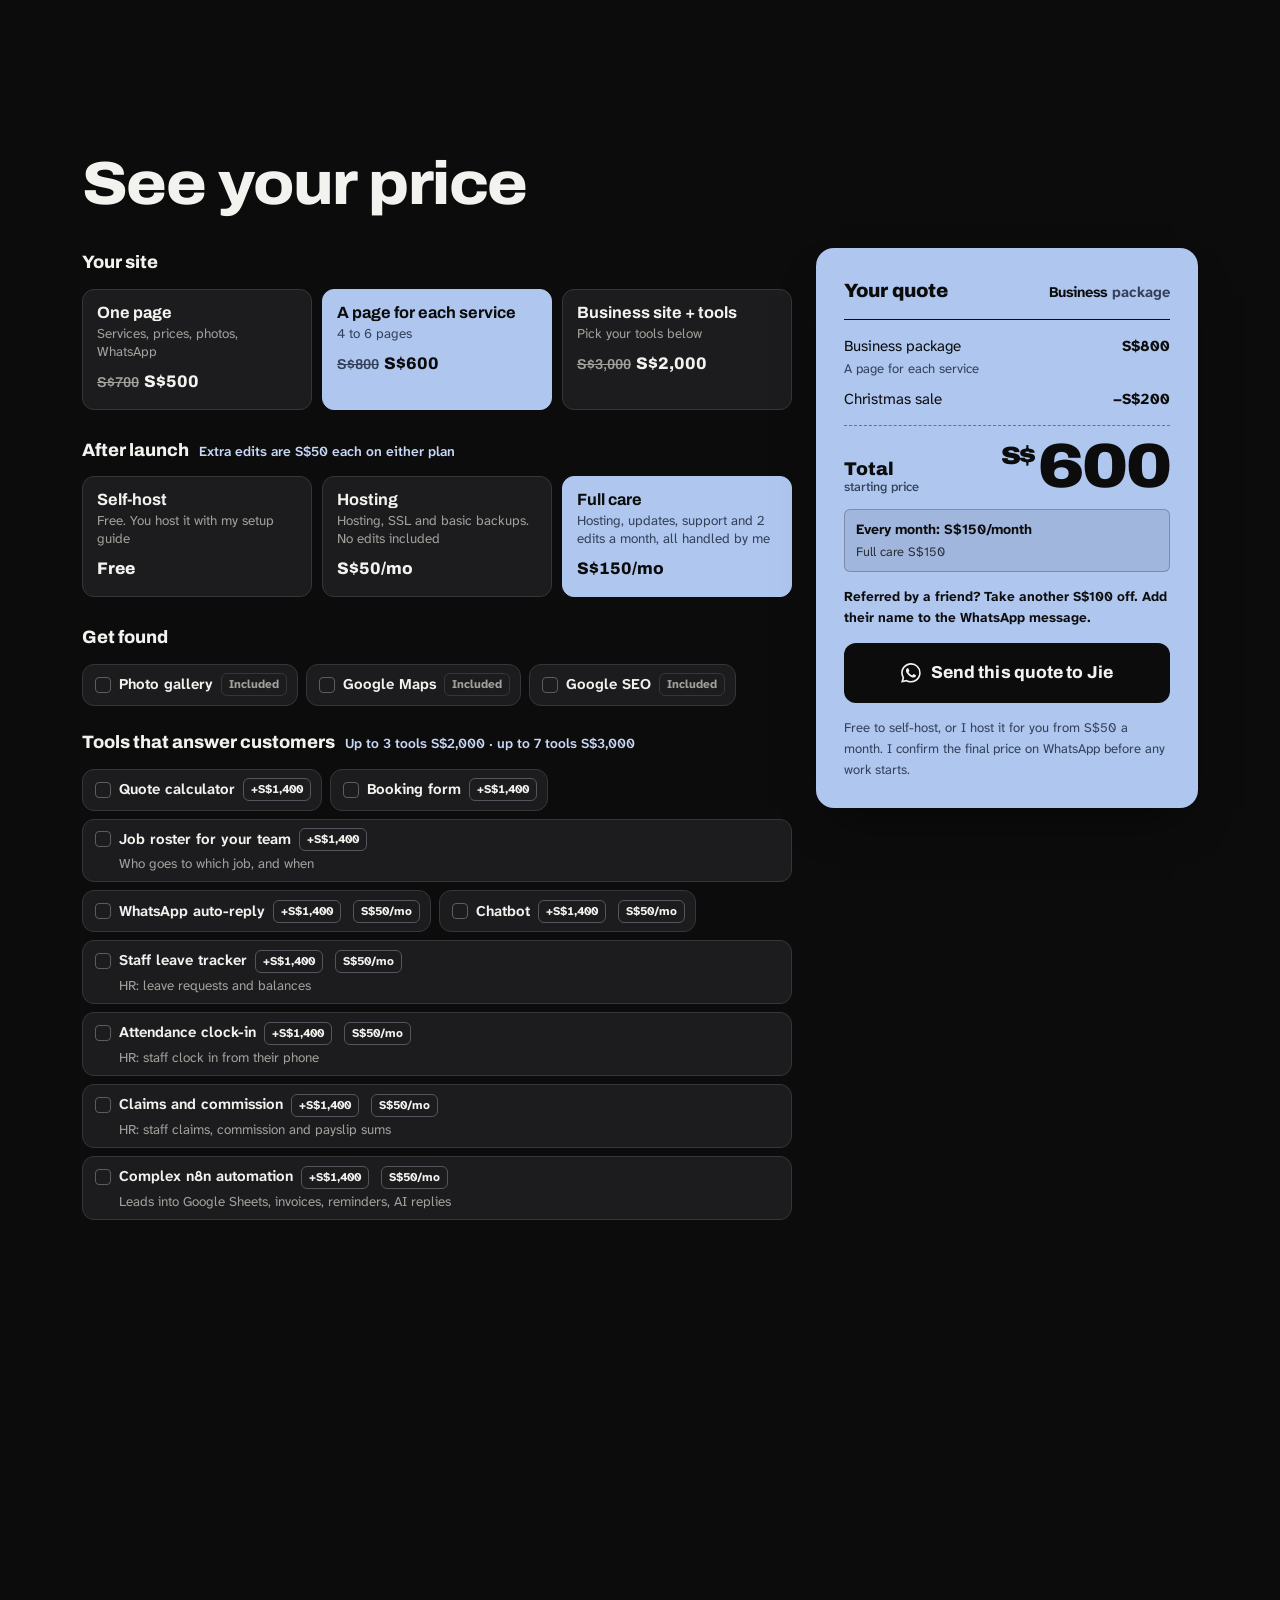
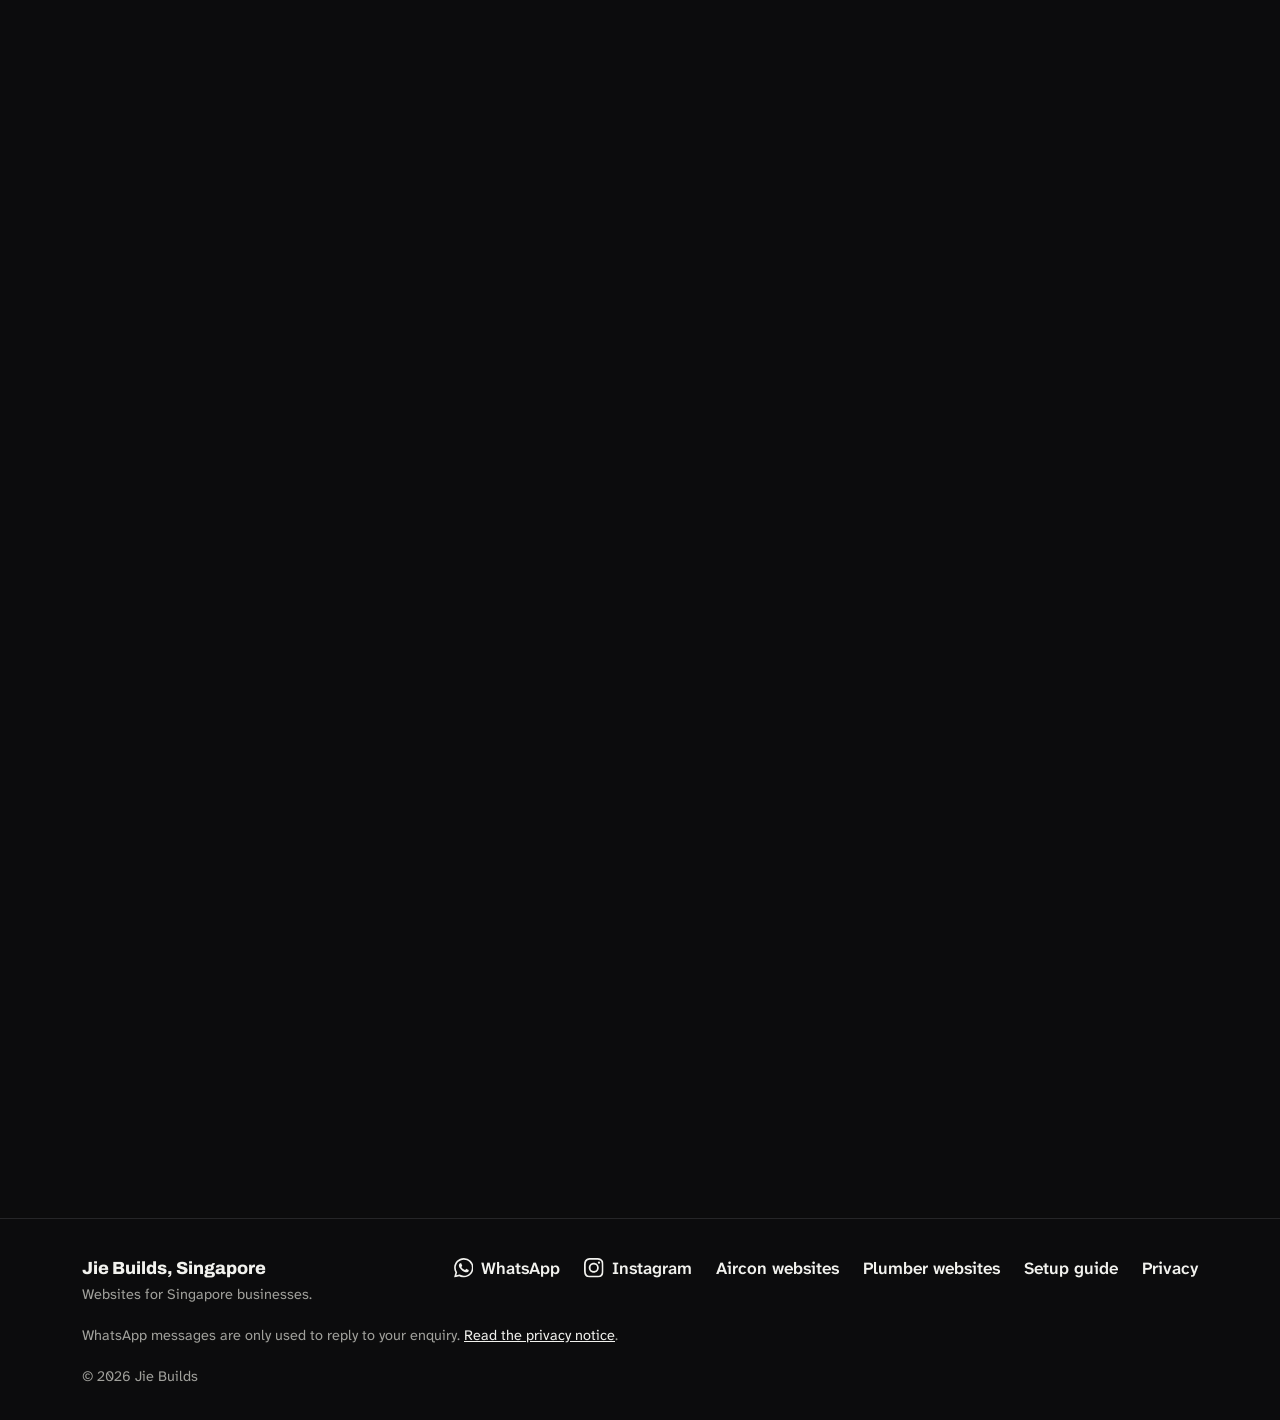
<file: aircon-website-design-singapore/index.html>
<!DOCTYPE html>
<html lang="en-SG">
<head>
  <meta charset="utf-8">
  <meta name="viewport" content="width=device-width, initial-scale=1">
  <title>Aircon Website Design Singapore | Jie Builds</title>
  <meta name="description" content="Websites for Singapore aircon servicing companies: your prices, photos and a WhatsApp button, live 3 working days after I get your info. S$500 to S$4,400, free to self-host, free preview.">
  <link rel="canonical" href="https://jiebuilds.com/aircon-website-design-singapore/">
  <meta name="theme-color" content="#0C0C0D">
  <meta name="color-scheme" content="dark">

  <meta property="og:type" content="website">
  <meta property="og:site_name" content="Jie Builds">
  <meta property="og:title" content="Aircon Website Design Singapore | Jie Builds">
  <meta property="og:description" content="Websites for Singapore aircon servicing companies: your prices, photos and a WhatsApp button, live 3 working days after I get your info. S$500 to S$4,400, free to self-host, free preview.">
  <meta property="og:url" content="https://jiebuilds.com/aircon-website-design-singapore/">
  <meta property="og:image" content="https://jiebuilds.com/assets/og-image.png?v=12">
  <meta property="og:image:width" content="1200">
  <meta property="og:image:height" content="630">
  <meta property="og:locale" content="en_SG">
  <meta name="twitter:card" content="summary_large_image">
  <meta name="twitter:title" content="Aircon Website Design Singapore | Jie Builds">
  <meta name="twitter:description" content="Websites for Singapore aircon servicing companies: your prices, photos and a WhatsApp button, live 3 working days after I get your info. S$500 to S$4,400, free to self-host, free preview.">
  <meta name="twitter:image" content="https://jiebuilds.com/assets/og-image.png?v=12">

  <link rel="icon" href="/favicon.ico" sizes="48x48">
  <link rel="icon" href="/assets/favicon.svg?v=2" type="image/svg+xml">
  <link rel="icon" href="/assets/favicon-96.png" sizes="96x96" type="image/png">
  <link rel="icon" href="/assets/favicon-192.png" sizes="192x192" type="image/png">
  <link rel="icon" href="/assets/favicon-32.png?v=2" sizes="32x32" type="image/png">
  <link rel="apple-touch-icon" href="/assets/apple-touch-icon.png?v=2">
  <link rel="preload" href="/assets/fonts/archivo-latin.woff2" as="font" type="font/woff2" crossorigin>
  <link rel="preload" href="/assets/fonts/atkinson-next-latin.woff2" as="font" type="font/woff2" crossorigin>
  <script>
    (function (d) {
      var h = d.documentElement; h.classList.add("js");
      var calm = window.matchMedia && matchMedia("(prefers-reduced-motion: reduce)").matches;
      if (!calm && "IntersectionObserver" in window) {
        h.classList.add("motion");
        setTimeout(function () { if (!window.__siteReady) h.classList.remove("motion"); }, 3500);
      }
    })(document);
    window.PAGE_ZH = { title: "新加坡冷气生意网站设计 | 杰 Builds", desc: "为新加坡冷气保养公司制作网站：价格、照片和 WhatsApp 按钮，资料齐全后 3 个工作天上线。S$500 至 S$4,400，可免费自行托管，免费预览。" };
  </script>
  <link rel="stylesheet" href="/css/style.css?v=20261127a">
  <script src="/js/config.js?v=20261127a" defer></script>
  <script src="/js/i18n.js?v=20261127a" defer></script>
  <script src="/js/site.js?v=20261127a" defer></script>
  <script type="application/ld+json">
  {
  "@context": "https://schema.org",
  "@graph": [
    {
      "@type": "Service",
      "name": "Aircon Website Design Singapore",
      "serviceType": "Aircon Website Design Singapore",
      "description": "Websites for Singapore aircon servicing companies: your prices, photos and a WhatsApp button, live 3 working days after I get your info. S$500 to S$4,400, free to self-host, free preview.",
      "url": "https://jiebuilds.com/aircon-website-design-singapore/",
      "areaServed": {
        "@type": "Country",
        "name": "Singapore"
      },
      "provider": {
        "@type": "ProfessionalService",
        "name": "Jie Builds",
        "url": "https://jiebuilds.com/",
        "telephone": "+6592778104"
      },
      "offers": {
        "@type": "AggregateOffer",
        "priceCurrency": "SGD",
        "lowPrice": "500",
        "highPrice": "4400"
      }
    },
    {
      "@type": "BreadcrumbList",
      "itemListElement": [
        {
          "@type": "ListItem",
          "position": 1,
          "name": "Jie Builds",
          "item": "https://jiebuilds.com/"
        },
        {
          "@type": "ListItem",
          "position": 2,
          "name": "Aircon Website Design Singapore",
          "item": "https://jiebuilds.com/aircon-website-design-singapore/"
        }
      ]
    }
  ]
}
  </script>
</head>
<body data-page="aircon">
  <svg class="sprite" width="0" height="0" aria-hidden="true" focusable="false">
    <symbol id="i-wa" viewBox="0 0 24 24"><path fill="currentColor" d="M17.472 14.382c-.297-.149-1.758-.867-2.03-.967-.273-.099-.471-.148-.67.15-.197.297-.767.966-.94 1.164-.173.199-.347.223-.644.075-.297-.15-1.255-.463-2.39-1.475-.883-.788-1.48-1.761-1.653-2.059-.173-.297-.018-.458.13-.606.134-.133.298-.347.446-.52.149-.174.198-.298.298-.497.099-.198.05-.371-.025-.52-.075-.149-.669-1.612-.916-2.207-.242-.579-.487-.5-.669-.51-.173-.008-.371-.01-.57-.01-.198 0-.52.074-.792.372-.272.297-1.04 1.016-1.04 2.479 0 1.462 1.065 2.875 1.213 3.074.149.198 2.096 3.2 5.077 4.487.709.306 1.262.489 1.694.625.712.227 1.36.195 1.871.118.571-.085 1.758-.719 2.006-1.413.248-.694.248-1.289.173-1.413-.074-.124-.272-.198-.57-.347m-5.421 7.403h-.004a9.87 9.87 0 01-5.031-1.378l-.361-.214-3.741.982.998-3.648-.235-.374a9.86 9.86 0 01-1.51-5.26c.001-5.45 4.436-9.884 9.888-9.884 2.64 0 5.122 1.03 6.988 2.898a9.825 9.825 0 012.893 6.994c-.003 5.45-4.437 9.884-9.885 9.884m8.413-18.297A11.815 11.815 0 0012.05 0C5.495 0 .16 5.335.157 11.892c0 2.096.547 4.142 1.588 5.945L.057 24l6.305-1.654a11.882 11.882 0 005.683 1.448h.005c6.554 0 11.89-5.335 11.893-11.893a11.821 11.821 0 00-3.48-8.413Z"/></symbol>
    <symbol id="i-ig" viewBox="0 0 24 24"><path fill="currentColor" d="M7.0301.084c-1.2768.0602-2.1487.264-2.911.5634-.7888.3075-1.4575.72-2.1228 1.3877-.6652.6677-1.075 1.3368-1.3802 2.127-.2954.7638-.4956 1.6365-.552 2.914-.0564 1.2775-.0689 1.6882-.0626 4.947.0062 3.2586.0206 3.6671.0825 4.9473.061 1.2765.264 2.1482.5635 2.9107.308.7889.72 1.4573 1.388 2.1228.6679.6655 1.3365 1.0743 2.1285 1.38.7632.295 1.6361.4961 2.9134.552 1.2773.056 1.6884.069 4.9462.0627 3.2578-.0062 3.668-.0207 4.9478-.0814 1.28-.0607 2.147-.2652 2.9098-.5633.7889-.3086 1.4578-.72 2.1228-1.3881.665-.6682 1.0745-1.3378 1.3795-2.1284.2957-.7632.4966-1.636.552-2.9124.056-1.2809.0692-1.6898.063-4.948-.0063-3.2583-.021-3.6668-.0817-4.9465-.0607-1.2797-.264-2.1487-.5633-2.9117-.3084-.7889-.72-1.4568-1.3876-2.1228C21.2982 1.33 20.628.9208 19.8378.6165 19.074.321 18.2017.1197 16.9244.0645 15.6471.0093 15.236-.005 11.977.0014 8.718.0076 8.31.0215 7.0301.0839m.1402 21.6932c-1.17-.0509-1.8053-.2453-2.2287-.408-.5606-.216-.96-.4771-1.3819-.895-.422-.4178-.6811-.8186-.9-1.378-.1644-.4234-.3624-1.058-.4171-2.228-.0595-1.2645-.072-1.6442-.079-4.848-.007-3.2037.0053-3.583.0607-4.848.05-1.169.2456-1.805.408-2.2282.216-.5613.4762-.96.895-1.3816.4188-.4217.8184-.6814 1.3783-.9003.423-.1651 1.0575-.3614 2.227-.4171 1.2655-.06 1.6447-.072 4.848-.079 3.2033-.007 3.5835.005 4.8495.0608 1.169.0508 1.8053.2445 2.228.408.5608.216.96.4754 1.3816.895.4217.4194.6816.8176.9005 1.3787.1653.4217.3617 1.056.4169 2.2263.0602 1.2655.0739 1.645.0796 4.848.0058 3.203-.0055 3.5834-.061 4.848-.051 1.17-.245 1.8055-.408 2.2294-.216.5604-.4763.96-.8954 1.3814-.419.4215-.8181.6811-1.3783.9-.4224.1649-1.0577.3617-2.2262.4174-1.2656.0595-1.6448.072-4.8493.079-3.2045.007-3.5825-.006-4.848-.0608M16.953 5.5864A1.44 1.44 0 1 0 18.39 4.144a1.44 1.44 0 0 0-1.437 1.4424M5.8385 12.012c.0067 3.4032 2.7706 6.1557 6.173 6.1493 3.4026-.0065 6.157-2.7701 6.1506-6.1733-.0065-3.4032-2.771-6.1565-6.174-6.1498-3.403.0067-6.156 2.771-6.1496 6.1738M8 12.0077a4 4 0 1 1 4.008 3.9921A3.9996 3.9996 0 0 1 8 12.0077"/></symbol>
    <symbol id="i-check" viewBox="0 0 24 24"><path fill="none" stroke="currentColor" stroke-width="2.6" stroke-linecap="round" stroke-linejoin="round" d="M5 12.5l4.5 4.5L19 7.5"/></symbol>
    <symbol id="i-plus" viewBox="0 0 24 24"><path fill="none" stroke="currentColor" stroke-width="2.4" stroke-linecap="round" d="M12 5v14M5 12h14"/></symbol>
    <symbol id="i-spark" viewBox="0 0 24 24"><path fill="currentColor" d="M12 2l2.2 7.8L22 12l-7.8 2.2L12 22l-2.2-7.8L2 12l7.8-2.2z"/></symbol>
  </svg>

  <a class="skip-link" href="#main">Skip to content</a>

  <!-- Floating top: the sale banner (text from the sale calendar in js/config.js) stays on screen while you scroll -->
  <div class="top">
    <a class="sale-bar" id="sale-bar" href="#calculator" hidden><span class="sale-dot" aria-hidden="true"></span><span data-sale-text></span></a>
    <header class="site-header">
      <div class="wrap header-inner">
        <a class="wordmark" href="/" aria-label="Jie Builds, back to top"><img src="/assets/logo.svg" alt="" width="26" height="42"></a>
        <nav class="site-nav" aria-label="Main">
          <a href="#calculator">Prices</a>
          <a href="#how">How it works</a>
          <a href="#faq">FAQ</a>
        </nav>
        <div class="lang" role="group" aria-label="Language / 语言">
          <button type="button" data-lang="en" lang="en" aria-pressed="true">EN</button>
          <button type="button" data-lang="zh" lang="zh" aria-pressed="false">中文</button>
        </div>
        <a class="btn btn-small" aria-label="WhatsApp Jie" data-wa="general" href="https://wa.me/6592778104" target="_blank" rel="noopener">
          <svg class="icon" aria-hidden="true"><use href="#i-wa"/></svg>
          <span>WhatsApp</span>
        </a>
      </div>
    </header>
  </div>

  <main id="main">

    <section class="hero vp-hero" id="top">
      <div class="wrap hero-grid">
        <div class="hero-copy">
          <h1 class="hero-title" data-zh="为新加坡冷气生意制作网站，带来&lt;span class=&quot;mark&quot; data-mark&gt;更多询问&lt;/span&gt;。">Aircon website design in Singapore that brings <span class="mark" data-mark>more enquiries</span>.</h1>
          <p class="hero-sub" data-load="2" data-zh="把保养、化学大清洗和加气的价格、您自己的照片和 WhatsApp 按钮，放在一个您自己拥有的快速网站上。&lt;strong&gt;资料齐全后 3 个工作天上线，可免费自行托管。&lt;/strong&gt;">Your servicing, chemical overhaul and gas top-up prices, your own photos and a WhatsApp button, on a fast website you own. <strong>Live in 3 working days after I get all the necessary info. Free to self-host.</strong></p>
          <div class="hero-actions" data-load="3">
            <a class="btn btn-big" data-wa="hero" data-wa-msg="Hi Jie, I run an aircon servicing business and I&#x27;d like a website. Can I get a free preview?" data-wa-msg-zh="您好杰，我做冷气保养生意，想要一个网站。可以给我一个免费预览吗？" href="https://wa.me/6592778104" target="_blank" rel="noopener">
              <svg class="icon" aria-hidden="true"><use href="#i-wa"/></svg>
              <span>WhatsApp Jie</span>
            </a>
            <a class="btn-ghost" href="#calculator">See your price</a>
          </div>
          <ul class="hero-terms" data-load="4">
            <li><svg class="icon icon-check" aria-hidden="true"><use href="#i-check"/></svg>Free design preview</li>
            <li><svg class="icon icon-check" aria-hidden="true"><use href="#i-check"/></svg>50% now, 50% when you're happy</li>
            <li><svg class="icon icon-check" aria-hidden="true"><use href="#i-check"/></svg>You own it</li>
          </ul>
        </div>
        <figure class="vp-fig" data-load="2">
          <div class="win">
            <div class="win-bar" aria-hidden="true"><i></i><i></i><i></i><span>onestop-cooling-preview</span></div>
            <a href="https://jiebuilds.com/onestop-cooling-preview/" target="_blank" rel="noopener"><img src="/assets/work/onestop-cooling.webp" width="1200" height="900" alt="Screenshot of a free preview website built for an aircon servicing company in Sengkang: prices by number of units and a WhatsApp button" data-zh-alt="为盛港一家冷气保养公司制作的免费预览网站截图：按台数列出价格，并有 WhatsApp 按钮" fetchpriority="high"></a>
          </div>
          <figcaption data-zh="我为盛港一家冷气公司做的免费预览。他还不是付费客户。点击图片查看。">A free preview I built for a Sengkang aircon company. Not a paying client yet. Tap the image to open it.</figcaption>
        </figure>
      </div>
    </section>

    <section class="section vp-what" id="what" aria-labelledby="what-title">
      <div class="wrap">
        <h2 class="section-title" id="what-title" data-zh="冷气生意网站放什么">What goes on an aircon website</h2>
        <ul class="vp-list" data-stagger>
          <li data-reveal><b data-zh="按台数列出价格">Prices by number of units</b><span data-zh="普通保养、化学大清洗、加气和附加服务，客户先比较价格，再联系您。">Normal servicing, chemical overhaul, gas top-up and add-ons, so a customer can compare before they message you.</span></li>
          <li data-reveal><b data-zh="每个屏幕都有 WhatsApp">WhatsApp on every screen</b><span data-zh="轻轻一点就打开聊天，信息已经写好。“不冷”“漏水”等问题按钮也一样。">One tap opens a chat with the message already typed. Problem buttons such as &quot;Not cold&quot; or &quot;Leaking water&quot; work the same way.</span></li>
          <li data-reveal><b data-zh="您真实工作的照片">Photos of your real jobs</b><span data-zh="脏的盘管和洗净的盘管并排，拆开的冷气机。用您自己的照片，不用图库照片。">A dirty coil next to a clean one, the unit opened up. Your own photos, not stock pictures.</span></li>
          <li data-reveal><b data-zh="服务地区和地图">Your areas and a map</b><span data-zh="您服务哪些组屋区，加上谷歌地图，让客户看到您是真实的生意。">Which estates you cover, and a Google Map so customers can see you are a real business.</span></li>
          <li data-reveal><b data-zh="英文和中文">English and Chinese</b><span data-zh="轻轻一点，整个网站切换语言，方便看中文的客户。">One tap switches the whole site, for customers who read Chinese.</span></li>
          </ul>
        <p class="vp-related"><a href="/plumber-website-design-singapore/" data-zh="做水管生意？看水管网站页面">Plumber? See the plumber website page</a></p>
      </div>
    </section>

    <section class="section calc" id="calculator" aria-labelledby="calc-title">
      <div class="wrap">
        <h2 class="section-title" id="calc-title">See your price</h2>
        <div class="calc-grid">
          <div class="calc-form" id="calc-form" data-reveal>
            <fieldset>
              <legend>Your site</legend>
              <div class="calc-sizes" id="calc-sizes"></div>
            </fieldset>
            <!-- Option groups (Get found, Tools, Automation) are built from js/config.js -->
            <div class="calc-groups" id="calc-extras"></div>
            <noscript><p>Turn on JavaScript to use this, or WhatsApp +65 9277 8104 for a price. Websites cost S$500 to S$4,400.</p></noscript>
          </div>
          <!-- Phones: a small price bar that follows you while you pick -->
          <div class="calc-mini" id="calc-mini" aria-hidden="true">
            <span><small id="calc-mini-pkg">Business</small><b>from S$<span id="calc-mini-price">250</span></b></span>
            <a class="btn btn-small" id="calc-mini-send" href="https://wa.me/6592778104" target="_blank" rel="noopener" tabindex="-1"><svg class="icon"><use href="#i-wa"/></svg>Send</a>
          </div>
          <!-- The quote: line items, sale discount, total -->
          <div class="calc-result" id="calc-result" aria-live="polite" data-reveal>
            <p class="quote-head"><span>Your quote</span><span class="quote-pkg"><span id="calc-pkg">Business</span> package</span></p>
            <ul class="quote-lines" id="calc-lines"></ul>
            <div class="quote-total">
              <span class="quote-total-label">Total<small>starting price</small></span>
              <span class="calc-price"><span class="cur">S$</span><span id="calc-price">600</span></span>
            </div>
            <p class="calc-extra" id="calc-extra" hidden></p>
            <p class="calc-monthly" id="calc-monthly" hidden></p>
            <a class="btn btn-big btn-ink" id="calc-send" href="https://wa.me/6592778104" target="_blank" rel="noopener">
              <svg class="icon" aria-hidden="true"><use href="#i-wa"/></svg>
              <span>Send this quote to Jie</span>
            </a>
            <p class="calc-note">Free to self-host, or I host it for you from S$50 a month. I confirm the final price on WhatsApp before any work starts.</p>
          </div>
        </div>
      </div>
    </section>

    <section class="section how" id="how" aria-labelledby="how-title">
      <div class="wrap">
        <h2 class="section-title" id="how-title">How it works</h2>
        <ol class="how-steps" data-stagger>
          <li data-reveal><b>WhatsApp me</b><span>Tell me what you do.</span></li>
          <li data-reveal><b>See a free preview</b><span>Your homepage, before you pay.</span></li>
          <li data-reveal><b>Pay 50%, I build</b><span>2 rounds of changes included.</span></li>
          <li data-reveal><b>Live in 3 working days</b><span>After I get all the necessary info. Pay the other 50%. You own it.</span></li>
        </ol>
      </div>
    </section>

    <section class="section faq" id="faq" aria-labelledby="faq-title">
      <div class="wrap faq-wrap">
        <h2 class="section-title" id="faq-title">Questions</h2>
        <div class="faq-list" data-stagger>
          <details data-reveal>
            <summary data-zh="冷气公司做网站要多少钱？">How much is a website for an aircon company?</summary>
            <div class="faq-a"><p data-zh="S$500 至 S$4,400，可免费自行托管（附设置指南），也可选择代管。价格视页面和附加功能而定，可用上面的计算器。您自己的域名是可选的，每年约 S$20 至 S$60。">S$500 to S$4,400, free to self-host with my setup guide, or I can host it for you. The price depends on the pages and extras you pick: use the calculator above. A domain of your own is optional, about S$20 to S$60 a year.</p></div>
          </details>
          <details data-reveal>
            <summary data-zh="客户能看到我的保养价格吗？">Can customers see my servicing prices?</summary>
            <div class="faq-a"><p data-zh="可以。我会按台数把价格放在网页上，也可以加计算器，让客户联系您之前先看到总价。放什么由您决定，不想公开的可以写“WhatsApp 询价”。">Yes. I put your prices on the page by number of units, and can add a calculator so a customer gets a total before messaging. You decide what to show; anything you would rather not publish can say &quot;WhatsApp for a quote&quot;.</p></div>
          </details>
          <details data-reveal>
            <summary data-zh="我只有手机拍的照片，够吗？">I only have phone photos. Is that enough?</summary>
            <div class="faq-a"><p data-zh="够。手机照片就很好：脏的盘管和洗净的盘管，拆开的冷气机。如果暂时没有，我先做网站，以后再加照片。我不会用图库照片冒充您的工作。">Yes. Photos from your phone work well: a dirty coil and a clean one, the unit opened up. If you have none yet, I build the site without them and you add photos later. I do not use stock photos to pretend they are your jobs.</p></div>
          </details>
          <details data-reveal>
            <summary data-zh="网站可以有中文版吗？">Can the site work in Chinese too?</summary>
            <div class="faq-a"><p data-zh="可以。页面顶部的开关可在英文和中文之间切换。分享之前，请找懂中文的人检查用词。">Yes. A switch at the top changes the whole site between English and Chinese. Have a Chinese speaker check the wording before you share it.</p></div>
          </details>
          <details data-reveal>
            <summary data-zh="怎么付款？网站归谁？">How do I pay, and who owns the site?</summary>
            <div class="faq-a"><p data-zh="用 PayNow：看过免费预览并确认后付 50%，网站完成、您满意后再付 50%。付清尾款后，网站和所有文件都归您所有。">PayNow: 50% after you approve your free preview, 50% when you are happy with the finished site. After the final payment the site and all its files are yours.</p></div>
          </details>
          <details id="referral">
            <summary data-zh="推荐朋友怎么算？">How does refer a friend work?</summary>
            <div class="faq-a"><p data-zh="推荐朋友购买网站套餐：朋友减 S$100，朋友付清全款后，我用 PayNow 转 S$100 给您。朋友需在付订金前告诉我您的名字。可与任何特惠叠加。只适用于网站套餐，不包括月费。每个订单限一次推荐优惠，推荐人数不限，不能推荐自己的生意。">Refer a friend who buys a website package: they get S$100 off, and I send you S$100 by PayNow after they pay in full. Your friend gives me your name before paying the deposit. It stacks with any sale. It covers website packages only, not monthly fees. One referral discount per order, no limit on how many friends you refer, and you can't refer your own business.</p></div>
          </details>
          </div>
      </div>
    </section>

    <section class="section contact" id="contact" aria-labelledby="contact-title">
      <div class="wrap">
        <div class="contact-card" data-reveal>
          <div class="portrait">
            <img class="portrait-fallback" src="/assets/logo.svg" alt="" aria-hidden="true" width="90" height="143">
            <img src="/assets/darren.jpg" alt="Illustrated portrait of Jie" width="480" height="560" loading="lazy" decoding="async" onerror="this.remove()">
          </div>
          <div class="contact-copy">
            <h2 class="section-title" id="contact-title">Talk to Jie</h2>
            <p>You'll chat with me, the person who builds your site. No salespeople.</p>
            <a class="btn btn-big" data-wa="contact" href="https://wa.me/6592778104" target="_blank" rel="noopener">
              <svg class="icon" aria-hidden="true"><use href="#i-wa"/></svg>
              <span>WhatsApp Jie</span>
            </a>
            <p class="contact-number"><a data-wa="contact" href="https://wa.me/6592778104" target="_blank" rel="noopener" data-wa-number>+65 9277 8104</a></p>
          </div>
        </div>
      </div>
    </section>
  </main>

  <!-- 12. FOOTER -->
  <footer class="site-footer">
    <div class="wrap footer-inner">
      <div>
        <p class="footer-brand">Jie Builds, Singapore</p>
        <p class="footer-small">Websites for Singapore businesses.</p>
      </div>
      <ul class="footer-links">
        <li><a data-wa="general" href="https://wa.me/6592778104" target="_blank" rel="noopener"><svg class="icon" aria-hidden="true"><use href="#i-wa"/></svg>WhatsApp</a></li>
        <li data-instagram hidden><a href="#" target="_blank" rel="noopener"><svg class="icon" aria-hidden="true"><use href="#i-ig"/></svg>Instagram</a></li>
        <li><a href="/aircon-website-design-singapore/">Aircon websites</a></li>
        <li><a href="/plumber-website-design-singapore/">Plumber websites</a></li>
        <li><a href="/connect-domain/" data-zh="设置指南">Setup guide</a></li>
        <li><a href="/privacy.html">Privacy</a></li>
      </ul>
      <p class="footer-small footer-privacy"><span data-pixel-notice hidden>This site uses Meta Pixel cookies to measure ads. </span>WhatsApp messages are only used to reply to your enquiry. <a href="/privacy.html">Read the privacy notice</a>.</p>
      <p class="footer-small">© <span data-year>2026</span> Jie Builds</p>
    </div>
  </footer>

  <!-- Floating WhatsApp button (phones and tablets) -->
  <a class="wa-float" data-wa="floating" href="https://wa.me/6592778104" target="_blank" rel="noopener" aria-label="Chat with Jie on WhatsApp">
    <svg class="icon" aria-hidden="true"><use href="#i-wa"/></svg>
  </a>
</body>
</html>
</file>
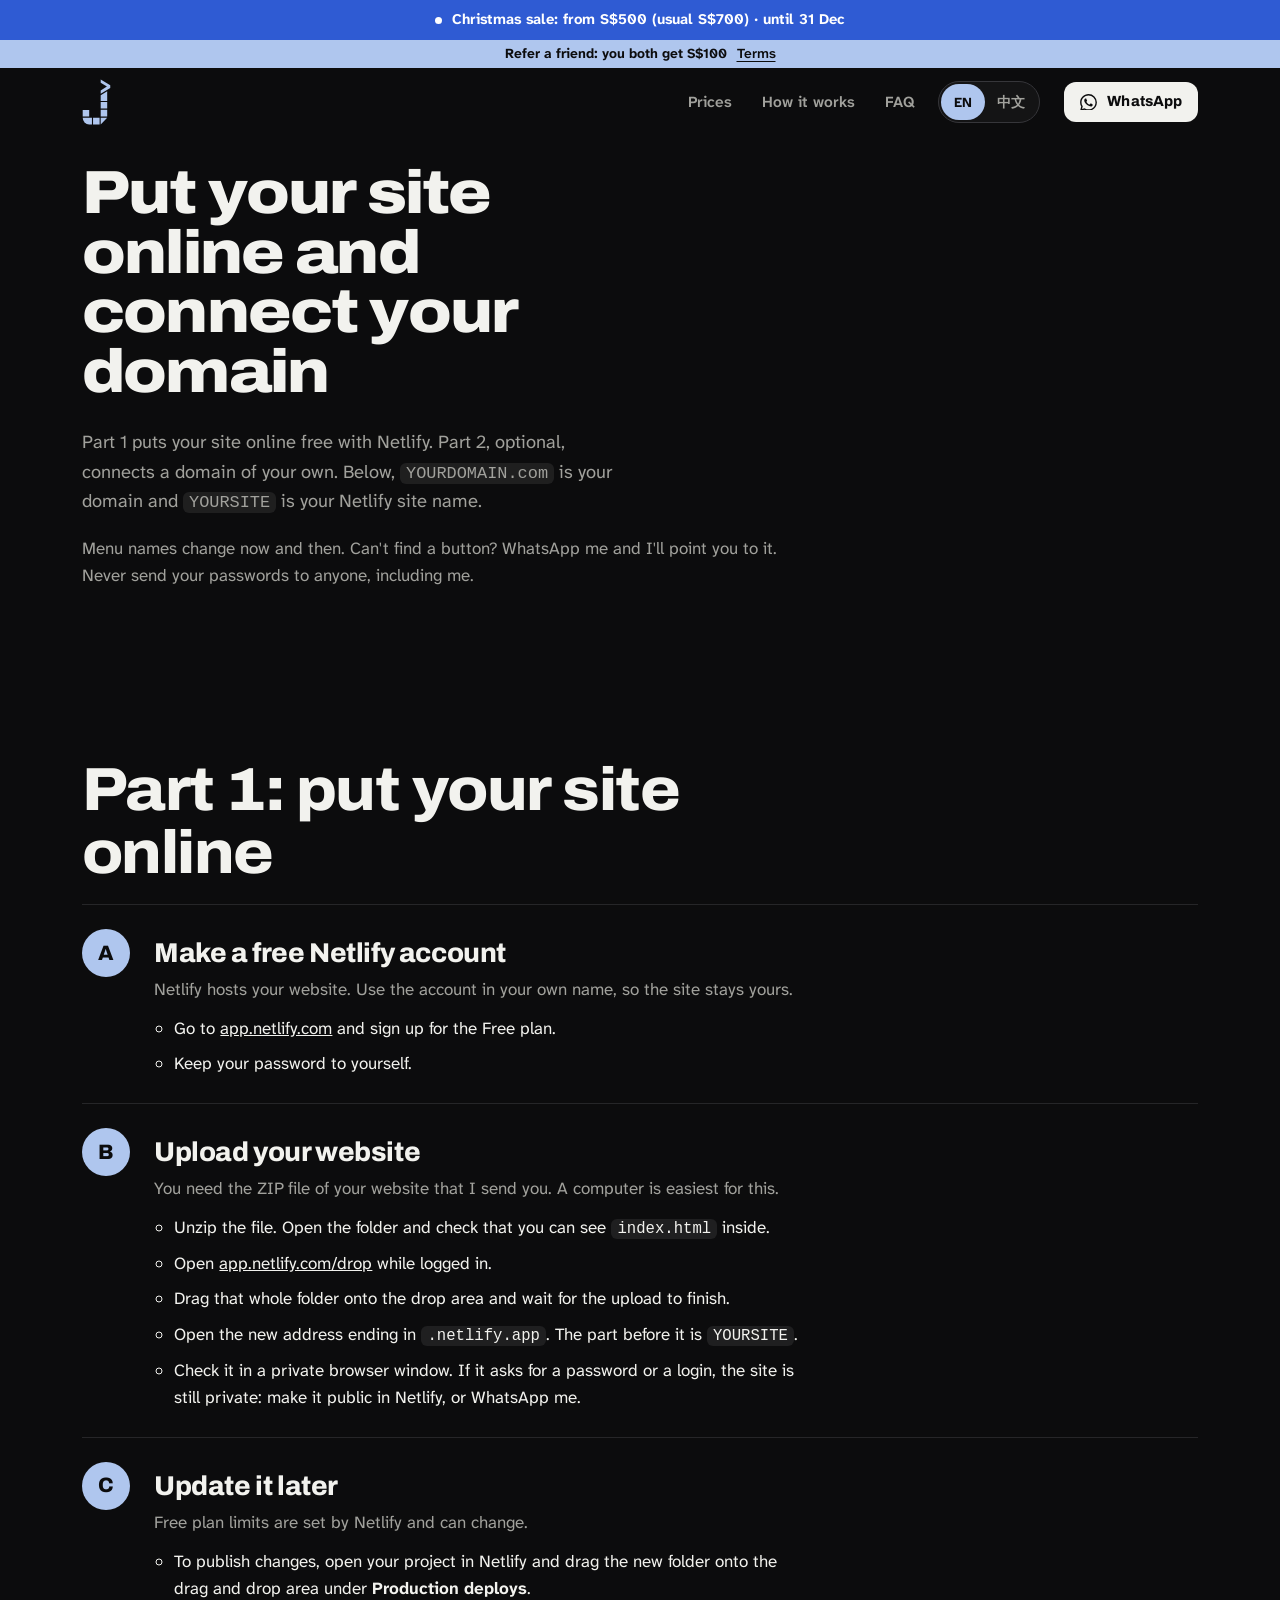
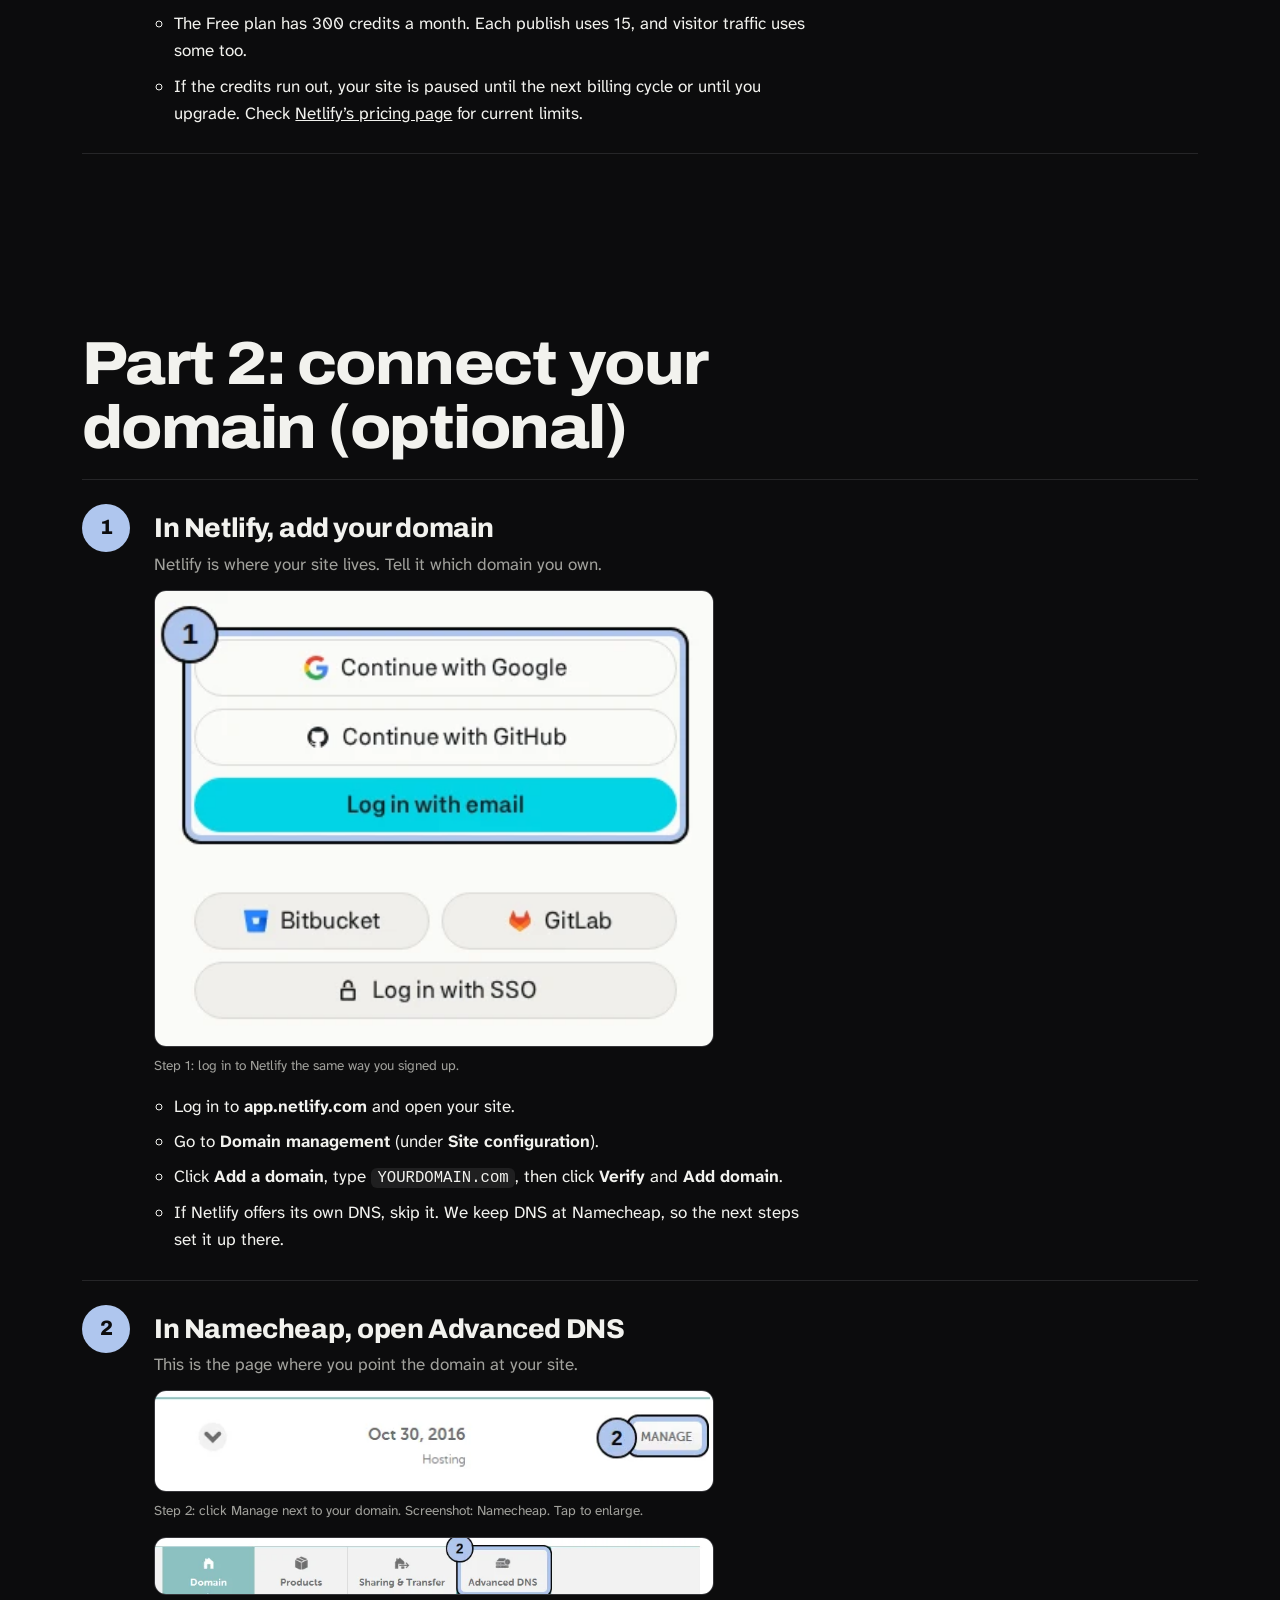
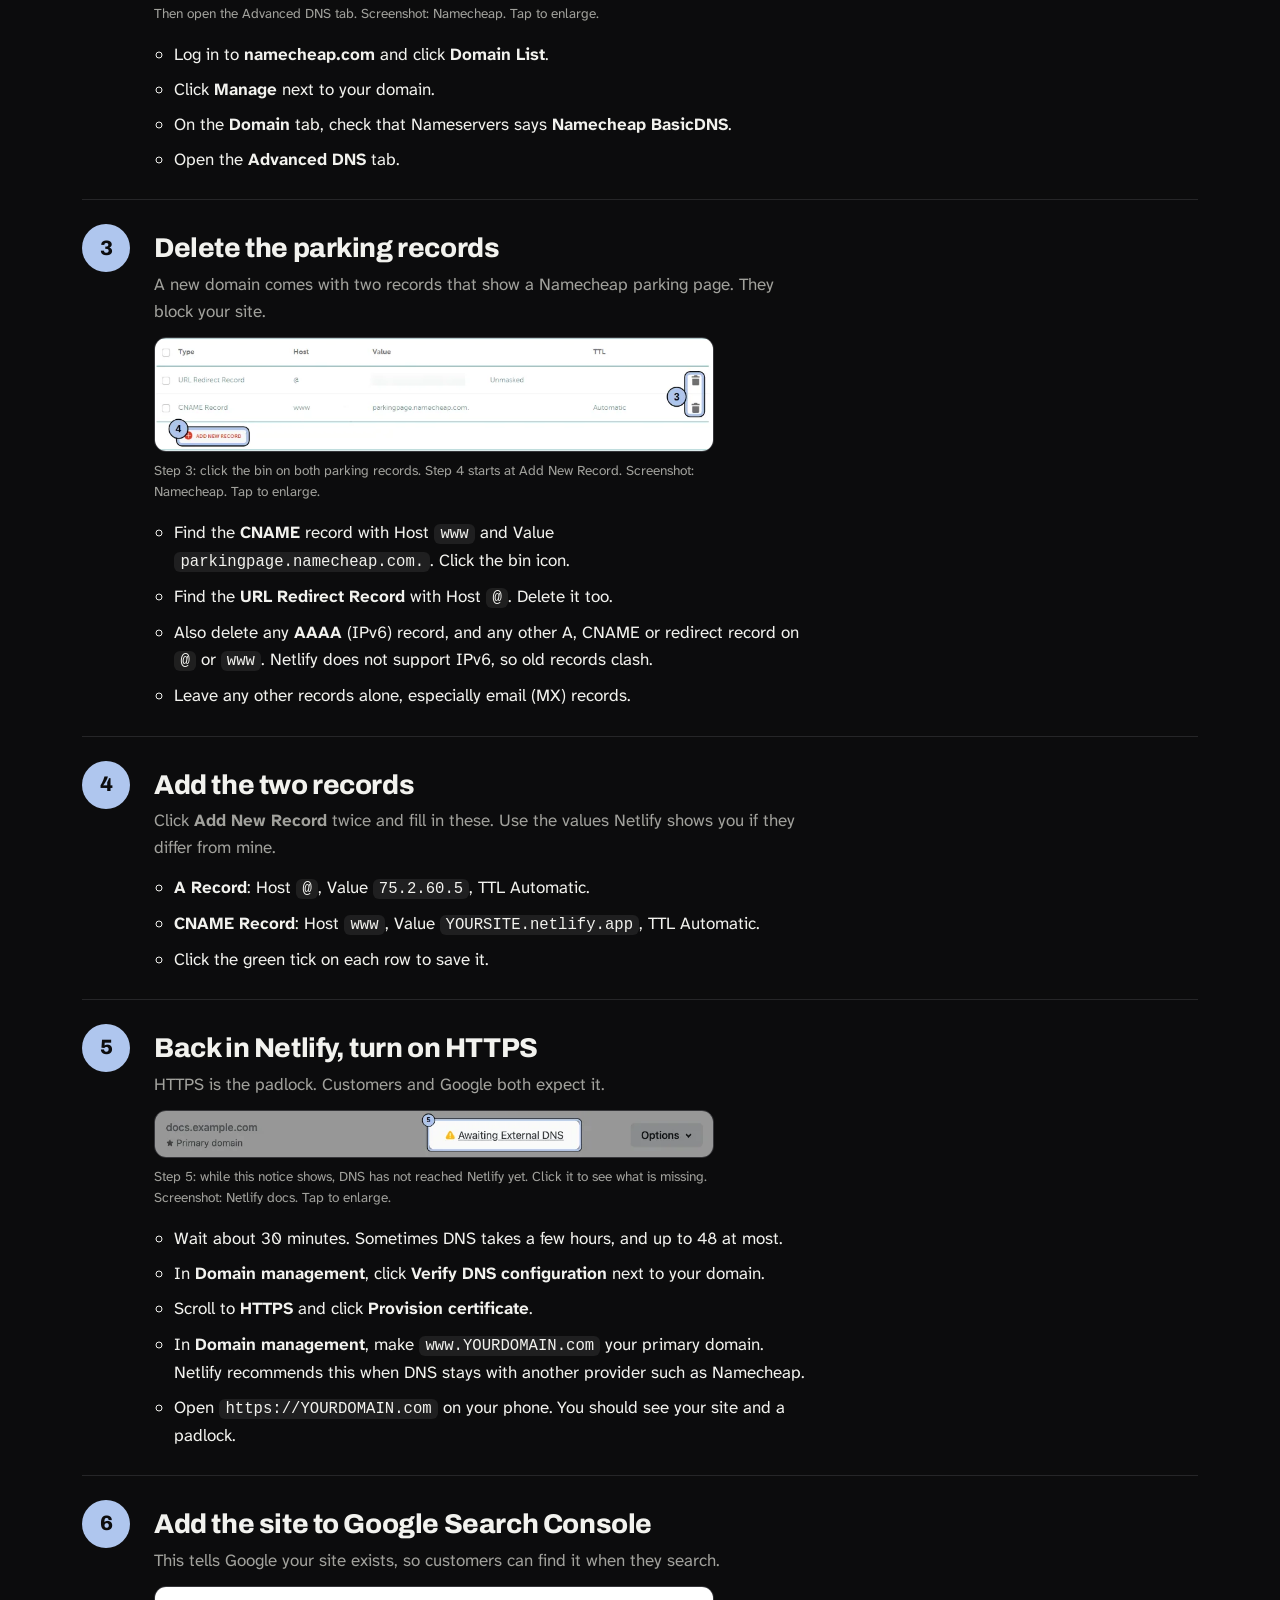
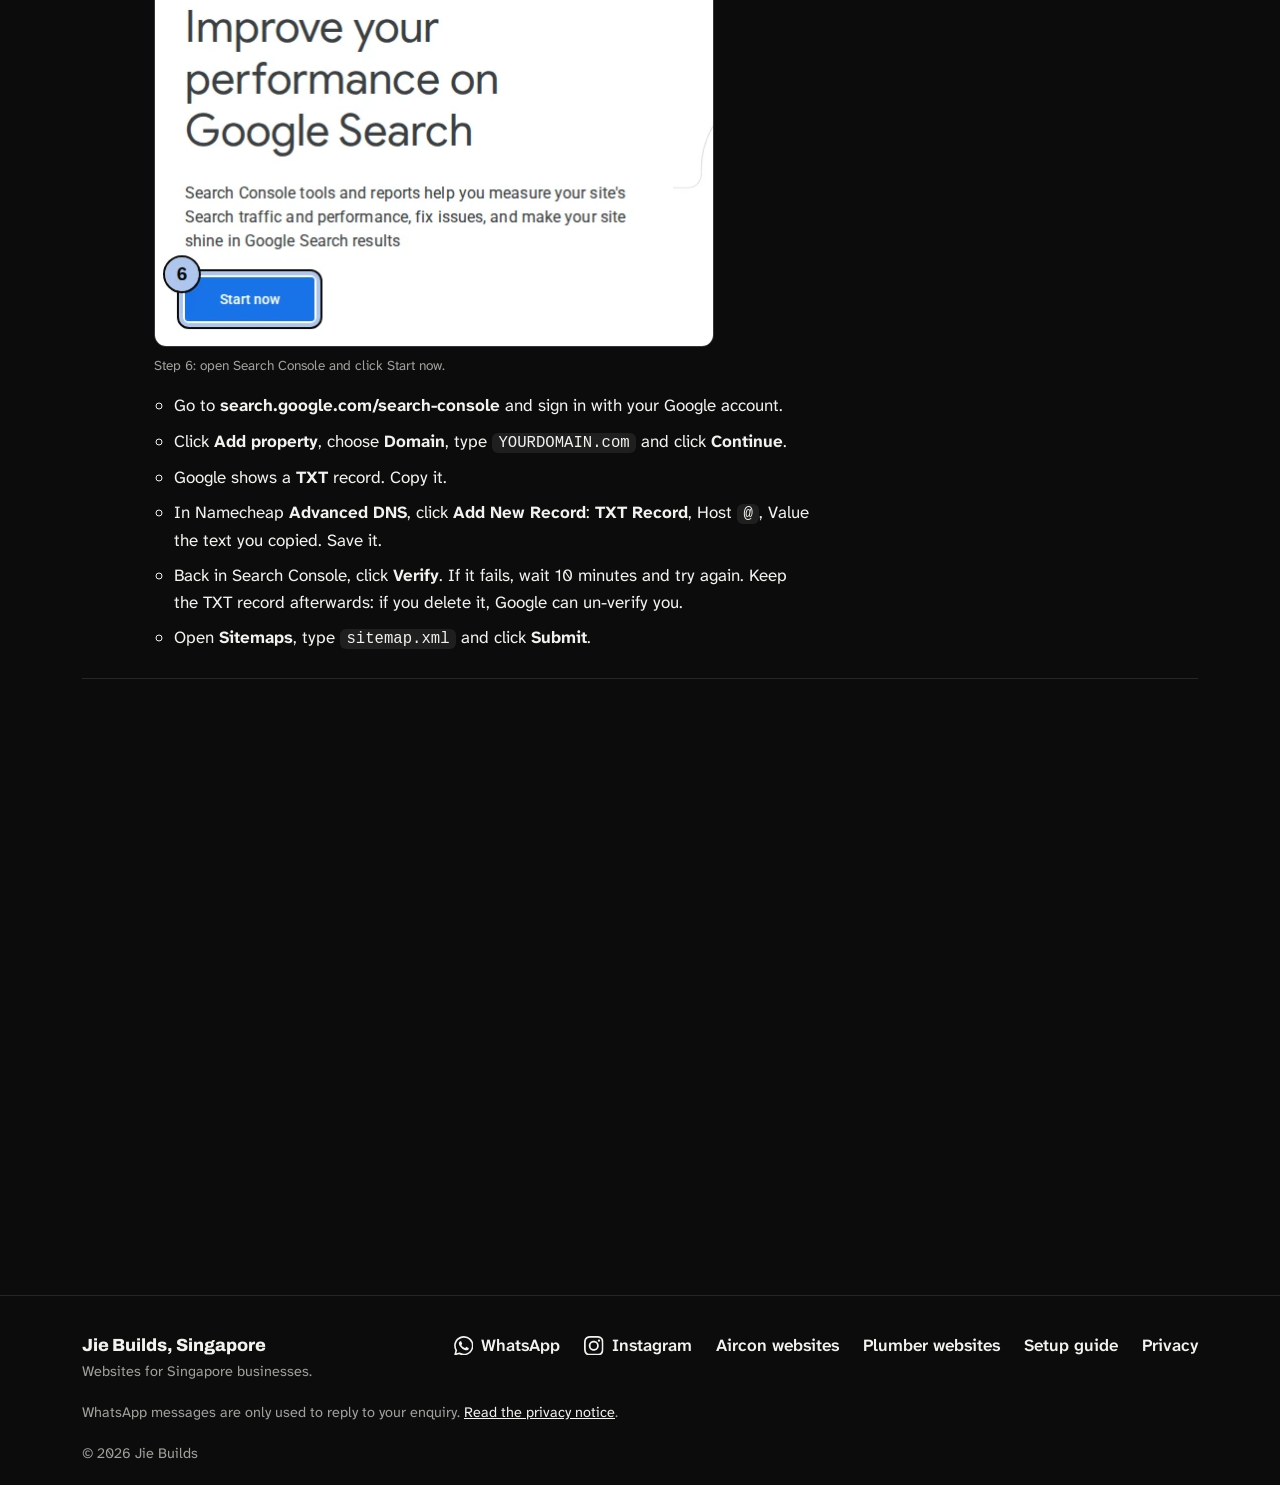
<file: connect-domain/index.html>
<!DOCTYPE html>
<html lang="en-SG">
<head>
  <meta charset="utf-8">
  <meta name="viewport" content="width=device-width, initial-scale=1">
  <title>Host Your Site and Connect Your Domain | Jie Builds</title>
  <meta name="description" content="Step by step: put your website online free with Netlify, then connect your own Namecheap domain, turn on HTTPS and add it to Google Search Console.">
  <link rel="canonical" href="https://jiebuilds.com/connect-domain/">
  <meta name="theme-color" content="#0C0C0D">
  <meta name="color-scheme" content="dark">

  <meta property="og:type" content="website">
  <meta property="og:site_name" content="Jie Builds">
  <meta property="og:title" content="Host Your Site and Connect Your Domain | Jie Builds">
  <meta property="og:description" content="Step by step: put your website online free with Netlify, then connect your own Namecheap domain, turn on HTTPS and add it to Google Search Console.">
  <meta property="og:url" content="https://jiebuilds.com/connect-domain/">
  <meta property="og:image" content="https://jiebuilds.com/assets/og-image.png?v=12">
  <meta property="og:image:width" content="1200">
  <meta property="og:image:height" content="630">
  <meta property="og:locale" content="en_SG">
  <meta name="twitter:card" content="summary_large_image">

  <link rel="icon" href="/favicon.ico" sizes="48x48">
  <link rel="icon" href="/assets/favicon.svg?v=2" type="image/svg+xml">
  <link rel="icon" href="/assets/favicon-96.png" sizes="96x96" type="image/png">
  <link rel="icon" href="/assets/favicon-192.png" sizes="192x192" type="image/png">
  <link rel="icon" href="/assets/favicon-32.png?v=2" sizes="32x32" type="image/png">
  <link rel="apple-touch-icon" href="/assets/apple-touch-icon.png?v=2">
  <link rel="preload" href="/assets/fonts/archivo-latin.woff2" as="font" type="font/woff2" crossorigin>
  <link rel="preload" href="/assets/fonts/atkinson-next-latin.woff2" as="font" type="font/woff2" crossorigin>
  <script>
    (function (d) {
      var h = d.documentElement; h.classList.add("js");
      var calm = window.matchMedia && matchMedia("(prefers-reduced-motion: reduce)").matches;
      if (!calm && "IntersectionObserver" in window) {
        h.classList.add("motion");
        setTimeout(function () { if (!window.__siteReady) h.classList.remove("motion"); }, 3500);
      }
    })(document);
    window.PAGE_ZH = { title: "把网站上线并连接域名 | 杰 Builds", desc: "一步一步：用 Netlify 免费把网站上线，再连接您在 Namecheap 买的域名、开启 HTTPS，并加入谷歌搜索控制台。" };
  </script>
  <link rel="stylesheet" href="/css/style.css?v=20261127a">
  <script src="/js/config.js?v=20261127a" defer></script>
  <script src="/js/i18n.js?v=20261127a" defer></script>
  <script src="/js/site.js?v=20261127a" defer></script>
</head>
<body data-page="guide">
  <svg class="sprite" width="0" height="0" aria-hidden="true" focusable="false">
    <symbol id="i-wa" viewBox="0 0 24 24"><path fill="currentColor" d="M17.472 14.382c-.297-.149-1.758-.867-2.03-.967-.273-.099-.471-.148-.67.15-.197.297-.767.966-.94 1.164-.173.199-.347.223-.644.075-.297-.15-1.255-.463-2.39-1.475-.883-.788-1.48-1.761-1.653-2.059-.173-.297-.018-.458.13-.606.134-.133.298-.347.446-.52.149-.174.198-.298.298-.497.099-.198.05-.371-.025-.52-.075-.149-.669-1.612-.916-2.207-.242-.579-.487-.5-.669-.51-.173-.008-.371-.01-.57-.01-.198 0-.52.074-.792.372-.272.297-1.04 1.016-1.04 2.479 0 1.462 1.065 2.875 1.213 3.074.149.198 2.096 3.2 5.077 4.487.709.306 1.262.489 1.694.625.712.227 1.36.195 1.871.118.571-.085 1.758-.719 2.006-1.413.248-.694.248-1.289.173-1.413-.074-.124-.272-.198-.57-.347m-5.421 7.403h-.004a9.87 9.87 0 01-5.031-1.378l-.361-.214-3.741.982.998-3.648-.235-.374a9.86 9.86 0 01-1.51-5.26c.001-5.45 4.436-9.884 9.888-9.884 2.64 0 5.122 1.03 6.988 2.898a9.825 9.825 0 012.893 6.994c-.003 5.45-4.437 9.884-9.885 9.884m8.413-18.297A11.815 11.815 0 0012.05 0C5.495 0 .16 5.335.157 11.892c0 2.096.547 4.142 1.588 5.945L.057 24l6.305-1.654a11.882 11.882 0 005.683 1.448h.005c6.554 0 11.89-5.335 11.893-11.893a11.821 11.821 0 00-3.48-8.413Z"/></symbol>
    <symbol id="i-ig" viewBox="0 0 24 24"><path fill="currentColor" d="M7.0301.084c-1.2768.0602-2.1487.264-2.911.5634-.7888.3075-1.4575.72-2.1228 1.3877-.6652.6677-1.075 1.3368-1.3802 2.127-.2954.7638-.4956 1.6365-.552 2.914-.0564 1.2775-.0689 1.6882-.0626 4.947.0062 3.2586.0206 3.6671.0825 4.9473.061 1.2765.264 2.1482.5635 2.9107.308.7889.72 1.4573 1.388 2.1228.6679.6655 1.3365 1.0743 2.1285 1.38.7632.295 1.6361.4961 2.9134.552 1.2773.056 1.6884.069 4.9462.0627 3.2578-.0062 3.668-.0207 4.9478-.0814 1.28-.0607 2.147-.2652 2.9098-.5633.7889-.3086 1.4578-.72 2.1228-1.3881.665-.6682 1.0745-1.3378 1.3795-2.1284.2957-.7632.4966-1.636.552-2.9124.056-1.2809.0692-1.6898.063-4.948-.0063-3.2583-.021-3.6668-.0817-4.9465-.0607-1.2797-.264-2.1487-.5633-2.9117-.3084-.7889-.72-1.4568-1.3876-2.1228C21.2982 1.33 20.628.9208 19.8378.6165 19.074.321 18.2017.1197 16.9244.0645 15.6471.0093 15.236-.005 11.977.0014 8.718.0076 8.31.0215 7.0301.0839m.1402 21.6932c-1.17-.0509-1.8053-.2453-2.2287-.408-.5606-.216-.96-.4771-1.3819-.895-.422-.4178-.6811-.8186-.9-1.378-.1644-.4234-.3624-1.058-.4171-2.228-.0595-1.2645-.072-1.6442-.079-4.848-.007-3.2037.0053-3.583.0607-4.848.05-1.169.2456-1.805.408-2.2282.216-.5613.4762-.96.895-1.3816.4188-.4217.8184-.6814 1.3783-.9003.423-.1651 1.0575-.3614 2.227-.4171 1.2655-.06 1.6447-.072 4.848-.079 3.2033-.007 3.5835.005 4.8495.0608 1.169.0508 1.8053.2445 2.228.408.5608.216.96.4754 1.3816.895.4217.4194.6816.8176.9005 1.3787.1653.4217.3617 1.056.4169 2.2263.0602 1.2655.0739 1.645.0796 4.848.0058 3.203-.0055 3.5834-.061 4.848-.051 1.17-.245 1.8055-.408 2.2294-.216.5604-.4763.96-.8954 1.3814-.419.4215-.8181.6811-1.3783.9-.4224.1649-1.0577.3617-2.2262.4174-1.2656.0595-1.6448.072-4.8493.079-3.2045.007-3.5825-.006-4.848-.0608M16.953 5.5864A1.44 1.44 0 1 0 18.39 4.144a1.44 1.44 0 0 0-1.437 1.4424M5.8385 12.012c.0067 3.4032 2.7706 6.1557 6.173 6.1493 3.4026-.0065 6.157-2.7701 6.1506-6.1733-.0065-3.4032-2.771-6.1565-6.174-6.1498-3.403.0067-6.156 2.771-6.1496 6.1738M8 12.0077a4 4 0 1 1 4.008 3.9921A3.9996 3.9996 0 0 1 8 12.0077"/></symbol>
    <symbol id="i-check" viewBox="0 0 24 24"><path fill="none" stroke="currentColor" stroke-width="2.6" stroke-linecap="round" stroke-linejoin="round" d="M5 12.5l4.5 4.5L19 7.5"/></symbol>
    <symbol id="i-plus" viewBox="0 0 24 24"><path fill="none" stroke="currentColor" stroke-width="2.4" stroke-linecap="round" d="M12 5v14M5 12h14"/></symbol>
    <symbol id="i-spark" viewBox="0 0 24 24"><path fill="currentColor" d="M12 2l2.2 7.8L22 12l-7.8 2.2L12 22l-2.2-7.8L2 12l7.8-2.2z"/></symbol>
  </svg>

  <a class="skip-link" href="#main">Skip to content</a>

  <!-- Floating top: the sale banner (text from the sale calendar in js/config.js) stays on screen while you scroll -->
  <div class="top">
    <a class="sale-bar" id="sale-bar" href="/#calculator" hidden><span class="sale-dot" aria-hidden="true"></span><span data-sale-text></span></a>
    <header class="site-header">
      <div class="wrap header-inner">
        <a class="wordmark" href="/" aria-label="Jie Builds, back to top"><img src="/assets/logo.svg" alt="" width="26" height="42"></a>
        <nav class="site-nav" aria-label="Main">
          <a href="/#calculator">Prices</a>
          <a href="/#how">How it works</a>
          <a href="/#faq">FAQ</a>
        </nav>
        <div class="lang" role="group" aria-label="Language / 语言">
          <button type="button" data-lang="en" lang="en" aria-pressed="true">EN</button>
          <button type="button" data-lang="zh" lang="zh" aria-pressed="false">中文</button>
        </div>
        <a class="btn btn-small" aria-label="WhatsApp Jie" data-wa="general" href="https://wa.me/6592778104" target="_blank" rel="noopener">
          <svg class="icon" aria-hidden="true"><use href="#i-wa"/></svg>
          <span>WhatsApp</span>
        </a>
      </div>
    </header>
  </div>

  <main id="main">

    <section class="hero vp-hero" id="top">
      <div class="wrap hero-grid">
        <div class="hero-copy">
          <h1 class="hero-title" data-zh="把网站上线，并连接您的域名">Put your site online and connect your domain</h1>
          <p class="hero-sub" data-load="2" data-zh="第一部分：用 Netlify 免费把网站上线。第二部分（可选）：连接您自己的域名。下面用 &lt;code&gt;YOURDOMAIN.com&lt;/code&gt; 代表您的域名，&lt;code&gt;YOURSITE&lt;/code&gt; 代表您的 Netlify 网站名。">Part 1 puts your site online free with Netlify. Part 2, optional, connects a domain of your own. Below, <code>YOURDOMAIN.com</code> is your domain and <code>YOURSITE</code> is your Netlify site name.</p>
          <p class="guide-note" data-load="3" data-zh="菜单名称偶尔会变。找不到某个按钮？直接 WhatsApp 我，我帮您看。请不要把密码发给任何人，包括我。">Menu names change now and then. Can't find a button? WhatsApp me and I'll point you to it. Never send your passwords to anyone, including me.</p>
        </div>
      </div>
    </section>

    <section class="section guide" id="host" aria-labelledby="host-title">
      <div class="wrap">
        <h2 class="section-title" id="host-title" data-zh="第一部分：把网站上线">Part 1: put your site online</h2>
        <ol class="guide-steps guide-steps-abc">
          <li class="guide-step" id="host-a" data-reveal>
            <h3 class="guide-h" data-zh="注册免费的 Netlify 账号">Make a free Netlify account</h3>
            <p class="guide-intro" data-zh="Netlify 负责托管您的网站。账号用您自己的名字，网站就一直是您的。">Netlify hosts your website. Use the account in your own name, so the site stays yours.</p>
            <ul class="guide-do"><li data-zh="打开 &lt;a href=&quot;https://app.netlify.com&quot; target=&quot;_blank&quot; rel=&quot;noopener&quot;&gt;app.netlify.com&lt;/a&gt;，注册免费方案（Free）。">Go to <a href="https://app.netlify.com" target="_blank" rel="noopener">app.netlify.com</a> and sign up for the Free plan.</li><li data-zh="密码请自己保管。">Keep your password to yourself.</li></ul>
          </li>
          <li class="guide-step" id="host-b" data-reveal>
            <h3 class="guide-h" data-zh="上传您的网站">Upload your website</h3>
            <p class="guide-intro" data-zh="您需要我发给您的网站 ZIP 文件。用电脑操作最方便。">You need the ZIP file of your website that I send you. A computer is easiest for this.</p>
            <ul class="guide-do"><li data-zh="解压文件。打开文件夹，确认里面能看到 &lt;code&gt;index.html&lt;/code&gt;。">Unzip the file. Open the folder and check that you can see <code>index.html</code> inside.</li><li data-zh="在登录状态下打开 &lt;a href=&quot;https://app.netlify.com/drop&quot; target=&quot;_blank&quot; rel=&quot;noopener&quot;&gt;app.netlify.com/drop&lt;/a&gt;。">Open <a href="https://app.netlify.com/drop" target="_blank" rel="noopener">app.netlify.com/drop</a> while logged in.</li><li data-zh="把整个文件夹拖进上传区域，等待上传完成。">Drag that whole folder onto the drop area and wait for the upload to finish.</li><li data-zh="打开以 &lt;code&gt;.netlify.app&lt;/code&gt; 结尾的新网址。它前面的部分就是 &lt;code&gt;YOURSITE&lt;/code&gt;。">Open the new address ending in <code>.netlify.app</code>. The part before it is <code>YOURSITE</code>.</li><li data-zh="用无痕（私密）浏览窗口打开检查。如果要求输入密码或登录，说明网站还是私密的：请在 Netlify 里设为公开，或 WhatsApp 我。">Check it in a private browser window. If it asks for a password or a login, the site is still private: make it public in Netlify, or WhatsApp me.</li></ul>
          </li>
          <li class="guide-step" id="host-c" data-reveal>
            <h3 class="guide-h" data-zh="以后怎么更新">Update it later</h3>
            <p class="guide-intro" data-zh="免费方案的限制由 Netlify 决定，可能会调整。">Free plan limits are set by Netlify and can change.</p>
            <ul class="guide-do"><li data-zh="要发布修改，在 Netlify 打开您的项目，把新文件夹拖到 &lt;b&gt;Production deploys&lt;/b&gt; 下面的上传区域。">To publish changes, open your project in Netlify and drag the new folder onto the drag and drop area under <b>Production deploys</b>.</li><li data-zh="免费方案每月有 300 点额度。每次发布用 15 点，访客流量也会消耗一些。">The Free plan has 300 credits a month. Each publish uses 15, and visitor traffic uses some too.</li><li data-zh="额度用完后，网站会暂停，直到下个计费周期或您升级方案。最新限制请看 &lt;a href=&quot;https://www.netlify.com/pricing/&quot; target=&quot;_blank&quot; rel=&quot;noopener&quot;&gt;Netlify 价格页面&lt;/a&gt;。">If the credits run out, your site is paused until the next billing cycle or until you upgrade. Check <a href="https://www.netlify.com/pricing/" target="_blank" rel="noopener">Netlify’s pricing page</a> for current limits.</li></ul>
          </li>
        </ol>
      </div>
    </section>

    <section class="section guide" id="domain" aria-labelledby="domain-title">
      <div class="wrap">
        <h2 class="section-title" id="domain-title" data-zh="第二部分：连接您的域名（可选）">Part 2: connect your domain (optional)</h2>
        <ol class="guide-steps">
          <li class="guide-step" id="step-1" data-reveal>
            <h2 class="guide-h" data-zh="在 Netlify 添加您的域名">In Netlify, add your domain</h2>
            <p class="guide-intro" data-zh="Netlify 是您网站所在的地方。先告诉它您拥有哪个域名。">Netlify is where your site lives. Tell it which domain you own.</p>
            <figure class="guide-fig"><img src="/assets/guide/step1-netlify-login.webp" width="370" height="302" loading="lazy" decoding="async" alt="The Netlify log-in page with a blue box and the number 1 around the three buttons: Continue with Google, Continue with GitHub and Log in with email." data-zh-alt="Netlify 登录页面，蓝色框和数字 1 圈出三个按钮：用 Google 继续、用 GitHub 继续、用电邮登录。"><figcaption data-zh="第 1 步：用您注册时的方式登录 Netlify。">Step 1: log in to Netlify the same way you signed up.</figcaption></figure>
            <ul class="guide-do"><li data-zh="登录 &lt;b&gt;app.netlify.com&lt;/b&gt;，打开您的网站。">Log in to <b>app.netlify.com</b> and open your site.</li><li data-zh="进入&lt;b&gt;域名管理（Domain management）&lt;/b&gt;，在&lt;b&gt;站点配置（Site configuration）&lt;/b&gt;下面。">Go to <b>Domain management</b> (under <b>Site configuration</b>).</li><li data-zh="点&lt;b&gt;添加域名（Add a domain）&lt;/b&gt;，输入 &lt;code&gt;YOURDOMAIN.com&lt;/code&gt;，再点&lt;b&gt;验证（Verify）&lt;/b&gt;和&lt;b&gt;添加（Add domain）&lt;/b&gt;。">Click <b>Add a domain</b>, type <code>YOURDOMAIN.com</code>, then click <b>Verify</b> and <b>Add domain</b>.</li><li data-zh="如果 Netlify 提供它自己的 DNS，请跳过。我们把 DNS 留在 Namecheap，下面几步在那里设置。">If Netlify offers its own DNS, skip it. We keep DNS at Namecheap, so the next steps set it up there.</li></ul>
          </li>
          <li class="guide-step" id="step-2" data-reveal>
            <h2 class="guide-h" data-zh="在 Namecheap 打开 Advanced DNS">In Namecheap, open Advanced DNS</h2>
            <p class="guide-intro" data-zh="在这个页面把域名指向您的网站。">This is the page where you point the domain at your site.</p>
            <figure class="guide-fig"><a href="/assets/guide/step2-namecheap-manage.webp" target="_blank" rel="noopener"><img src="/assets/guide/step2-namecheap-manage.webp" width="551" height="98" loading="lazy" decoding="async" alt="The Namecheap Domain List with a blue box and the number 2 around the Manage button next to your domain." data-zh-alt="Namecheap 域名列表，蓝色框和数字 2 圈出域名旁边的“Manage”按钮。"></a><figcaption data-zh="第 2 步：点域名旁边的 Manage。截图来源：Namecheap。点击可放大。">Step 2: click Manage next to your domain. Screenshot: Namecheap. Tap to enlarge.</figcaption></figure>
            <figure class="guide-fig"><a href="/assets/guide/step2-namecheap-advanced-dns.webp" target="_blank" rel="noopener"><img src="/assets/guide/step2-namecheap-advanced-dns.webp" width="804" height="80" loading="lazy" decoding="async" alt="The Namecheap domain tabs with a blue box and the number 2 around the Advanced DNS tab." data-zh-alt="Namecheap 域名页面的标签栏，蓝色框和数字 2 圈出“Advanced DNS”标签。"></a><figcaption data-zh="然后打开 Advanced DNS 标签。截图来源：Namecheap。点击可放大。">Then open the Advanced DNS tab. Screenshot: Namecheap. Tap to enlarge.</figcaption></figure>
            <ul class="guide-do"><li data-zh="登录 &lt;b&gt;namecheap.com&lt;/b&gt;，点&lt;b&gt;域名列表（Domain List）&lt;/b&gt;。">Log in to <b>namecheap.com</b> and click <b>Domain List</b>.</li><li data-zh="点域名旁边的&lt;b&gt;管理（Manage）&lt;/b&gt;。">Click <b>Manage</b> next to your domain.</li><li data-zh="在&lt;b&gt;域名（Domain）&lt;/b&gt;标签里，确认域名服务器（Nameservers）显示 &lt;b&gt;Namecheap BasicDNS&lt;/b&gt;。">On the <b>Domain</b> tab, check that Nameservers says <b>Namecheap BasicDNS</b>.</li><li data-zh="打开 &lt;b&gt;Advanced DNS&lt;/b&gt; 标签。">Open the <b>Advanced DNS</b> tab.</li></ul>
          </li>
          <li class="guide-step" id="step-3" data-reveal>
            <h2 class="guide-h" data-zh="删除默认的停放记录">Delete the parking records</h2>
            <p class="guide-intro" data-zh="新域名自带两条会显示 Namecheap 停放页面的记录，它们会挡住您的网站。">A new domain comes with two records that show a Namecheap parking page. They block your site.</p>
            <figure class="guide-fig"><a href="/assets/guide/step3-namecheap-records.webp" target="_blank" rel="noopener"><img src="/assets/guide/step3-namecheap-records.webp" width="900" height="181" loading="lazy" decoding="async" alt="The Namecheap Advanced DNS record list. A blue box and the number 3 mark the two bin icons that delete the parking records, and the number 4 marks the Add New Record button." data-zh-alt="Namecheap 的 Advanced DNS 记录列表。蓝色框和数字 3 圈出删除停放记录的两个垃圾桶图标，数字 4 圈出“Add New Record”按钮。"></a><figcaption data-zh="第 3 步：两条停放记录都点垃圾桶。第 4 步从 Add New Record 开始。截图来源：Namecheap。点击可放大。">Step 3: click the bin on both parking records. Step 4 starts at Add New Record. Screenshot: Namecheap. Tap to enlarge.</figcaption></figure>
            <ul class="guide-do"><li data-zh="找到主机（Host）为 &lt;code&gt;www&lt;/code&gt;、值为 &lt;code&gt;parkingpage.namecheap.com.&lt;/code&gt; 的 &lt;b&gt;CNAME&lt;/b&gt; 记录，点垃圾桶图标。">Find the <b>CNAME</b> record with Host <code>www</code> and Value <code>parkingpage.namecheap.com.</code>. Click the bin icon.</li><li data-zh="找到主机为 &lt;code&gt;@&lt;/code&gt; 的 &lt;b&gt;URL Redirect Record&lt;/b&gt;，也删除。">Find the <b>URL Redirect Record</b> with Host <code>@</code>. Delete it too.</li><li data-zh="同样删除 &lt;b&gt;AAAA&lt;/b&gt;（IPv6）记录，以及 &lt;code&gt;@&lt;/code&gt; 或 &lt;code&gt;www&lt;/code&gt; 上其他的 A、CNAME 或跳转记录。Netlify 不支持 IPv6，旧记录会冲突。">Also delete any <b>AAAA</b> (IPv6) record, and any other A, CNAME or redirect record on <code>@</code> or <code>www</code>. Netlify does not support IPv6, so old records clash.</li><li data-zh="其他记录不要动，尤其是邮箱（MX）记录。">Leave any other records alone, especially email (MX) records.</li></ul>
          </li>
          <li class="guide-step" id="step-4" data-reveal>
            <h2 class="guide-h" data-zh="添加两条记录">Add the two records</h2>
            <p class="guide-intro" data-zh="点两次&lt;b&gt;添加新记录（Add New Record）&lt;/b&gt;，填写下面的内容。如果 Netlify 显示的值不同，以 Netlify 的为准。">Click <b>Add New Record</b> twice and fill in these. Use the values Netlify shows you if they differ from mine.</p>
            <ul class="guide-do"><li data-zh="&lt;b&gt;A Record&lt;/b&gt;：主机 &lt;code&gt;@&lt;/code&gt;，值 &lt;code&gt;75.2.60.5&lt;/code&gt;，TTL 选 Automatic。"><b>A Record</b>: Host <code>@</code>, Value <code>75.2.60.5</code>, TTL Automatic.</li><li data-zh="&lt;b&gt;CNAME Record&lt;/b&gt;：主机 &lt;code&gt;www&lt;/code&gt;，值 &lt;code&gt;YOURSITE.netlify.app&lt;/code&gt;，TTL 选 Automatic。"><b>CNAME Record</b>: Host <code>www</code>, Value <code>YOURSITE.netlify.app</code>, TTL Automatic.</li><li data-zh="每一行都点绿色的勾保存。">Click the green tick on each row to save it.</li></ul>
          </li>
          <li class="guide-step" id="step-5" data-reveal>
            <h2 class="guide-h" data-zh="回到 Netlify，开启 HTTPS">Back in Netlify, turn on HTTPS</h2>
            <p class="guide-intro" data-zh="HTTPS 就是那把小锁。客户和谷歌都期待它。">HTTPS is the padlock. Customers and Google both expect it.</p>
            <figure class="guide-fig"><a href="/assets/guide/step5-netlify-awaiting-dns.webp" target="_blank" rel="noopener"><img src="/assets/guide/step5-netlify-awaiting-dns.webp" width="900" height="74" loading="lazy" decoding="async" alt="The Netlify Domain management list with a blue box and the number 5 around the &quot;Awaiting External DNS&quot; notice next to a custom domain." data-zh-alt="Netlify 域名管理列表，蓝色框和数字 5 圈出自定义域名旁边的“Awaiting External DNS”提示。"></a><figcaption data-zh="第 5 步：出现这个提示，说明 DNS 还没有生效到 Netlify。点它可以看缺少什么。截图来源：Netlify 文档。点击可放大。">Step 5: while this notice shows, DNS has not reached Netlify yet. Click it to see what is missing. Screenshot: Netlify docs. Tap to enlarge.</figcaption></figure>
            <ul class="guide-do"><li data-zh="等 30 分钟。有时 DNS 需要几个小时，最长可能要 48 小时。">Wait about 30 minutes. Sometimes DNS takes a few hours, and up to 48 at most.</li><li data-zh="在&lt;b&gt;域名管理&lt;/b&gt;里，点域名旁边的&lt;b&gt;验证 DNS 配置（Verify DNS configuration）&lt;/b&gt;。">In <b>Domain management</b>, click <b>Verify DNS configuration</b> next to your domain.</li><li data-zh="向下找到 &lt;b&gt;HTTPS&lt;/b&gt;，点&lt;b&gt;申请证书（Provision certificate）&lt;/b&gt;。">Scroll to <b>HTTPS</b> and click <b>Provision certificate</b>.</li><li data-zh="在&lt;b&gt;域名管理&lt;/b&gt;里，把 &lt;code&gt;www.YOURDOMAIN.com&lt;/code&gt; 设为主域名。DNS 留在别家（这里是 Namecheap）时，Netlify 建议这样做。">In <b>Domain management</b>, make <code>www.YOURDOMAIN.com</code> your primary domain. Netlify recommends this when DNS stays with another provider such as Namecheap.</li><li data-zh="用手机打开 &lt;code&gt;https://YOURDOMAIN.com&lt;/code&gt;，应该能看到您的网站和一把小锁。">Open <code>https://YOURDOMAIN.com</code> on your phone. You should see your site and a padlock.</li></ul>
          </li>
          <li class="guide-step" id="step-6" data-reveal>
            <h2 class="guide-h" data-zh="把网站加入谷歌搜索控制台">Add the site to Google Search Console</h2>
            <p class="guide-intro" data-zh="让谷歌知道您的网站存在，客户搜索时才找得到。">This tells Google your site exists, so customers can find it when they search.</p>
            <figure class="guide-fig"><img src="/assets/guide/step6-search-console-start.webp" width="560" height="360" loading="lazy" decoding="async" alt="The Google Search Console welcome page with a blue box and the number 6 around the Start now button." data-zh-alt="谷歌搜索控制台欢迎页面，蓝色框和数字 6 圈出“Start now”按钮。"><figcaption data-zh="第 6 步：打开搜索控制台，点 Start now。">Step 6: open Search Console and click Start now.</figcaption></figure>
            <ul class="guide-do"><li data-zh="打开 &lt;b&gt;search.google.com/search-console&lt;/b&gt;，用您的谷歌账号登录。">Go to <b>search.google.com/search-console</b> and sign in with your Google account.</li><li data-zh="点&lt;b&gt;添加资源（Add property）&lt;/b&gt;，选&lt;b&gt;域名（Domain）&lt;/b&gt;，输入 &lt;code&gt;YOURDOMAIN.com&lt;/code&gt;，点&lt;b&gt;继续（Continue）&lt;/b&gt;。">Click <b>Add property</b>, choose <b>Domain</b>, type <code>YOURDOMAIN.com</code> and click <b>Continue</b>.</li><li data-zh="谷歌会显示一条 &lt;b&gt;TXT&lt;/b&gt; 记录，复制它。">Google shows a <b>TXT</b> record. Copy it.</li><li data-zh="在 Namecheap 的 &lt;b&gt;Advanced DNS&lt;/b&gt; 点&lt;b&gt;添加新记录&lt;/b&gt;：&lt;b&gt;TXT Record&lt;/b&gt;，主机 &lt;code&gt;@&lt;/code&gt;，值粘贴您复制的文字，保存。">In Namecheap <b>Advanced DNS</b>, click <b>Add New Record</b>: <b>TXT Record</b>, Host <code>@</code>, Value the text you copied. Save it.</li><li data-zh="回到搜索控制台，点&lt;b&gt;验证（Verify）&lt;/b&gt;。如果失败，等 10 分钟再试。验证后请保留这条 TXT 记录，删除后谷歌可能取消验证。">Back in Search Console, click <b>Verify</b>. If it fails, wait 10 minutes and try again. Keep the TXT record afterwards: if you delete it, Google can un-verify you.</li><li data-zh="打开&lt;b&gt;站点地图（Sitemaps）&lt;/b&gt;，输入 &lt;code&gt;sitemap.xml&lt;/code&gt;，点&lt;b&gt;提交（Submit）&lt;/b&gt;。">Open <b>Sitemaps</b>, type <code>sitemap.xml</code> and click <b>Submit</b>.</li></ul>
          </li>
        </ol>
      </div>
    </section>

    <section class="section contact" id="contact" aria-labelledby="contact-title">
      <div class="wrap">
        <div class="contact-card" data-reveal>
          <div class="portrait">
            <img class="portrait-fallback" src="/assets/logo.svg" alt="" aria-hidden="true" width="90" height="143">
            <img src="/assets/darren.jpg" alt="Illustrated portrait of Jie" width="480" height="560" loading="lazy" decoding="async" onerror="this.remove()">
          </div>
          <div class="contact-copy">
            <h2 class="section-title" id="contact-title">Talk to Jie</h2>
            <p>You'll chat with me, the person who builds your site. No salespeople.</p>
            <a class="btn btn-big" data-wa="contact" data-wa-msg="Hi Jie, I'm connecting my domain and I'm stuck." data-wa-msg-zh="您好杰，我在连接域名，卡住了。" href="https://wa.me/6592778104" target="_blank" rel="noopener">
              <svg class="icon" aria-hidden="true"><use href="#i-wa"/></svg>
              <span>WhatsApp Jie</span>
            </a>
            <p class="contact-number"><a data-wa="contact" href="https://wa.me/6592778104" target="_blank" rel="noopener" data-wa-number>+65 9277 8104</a></p>
          </div>
        </div>
      </div>
    </section>
  </main>

  <!-- 12. FOOTER -->
  <footer class="site-footer">
    <div class="wrap footer-inner">
      <div>
        <p class="footer-brand">Jie Builds, Singapore</p>
        <p class="footer-small">Websites for Singapore businesses.</p>
      </div>
      <ul class="footer-links">
        <li><a data-wa="general" href="https://wa.me/6592778104" target="_blank" rel="noopener"><svg class="icon" aria-hidden="true"><use href="#i-wa"/></svg>WhatsApp</a></li>
        <li data-instagram hidden><a href="#" target="_blank" rel="noopener"><svg class="icon" aria-hidden="true"><use href="#i-ig"/></svg>Instagram</a></li>
        <li><a href="/aircon-website-design-singapore/" data-zh="冷气网站">Aircon websites</a></li>
        <li><a href="/plumber-website-design-singapore/" data-zh="水管网站">Plumber websites</a></li>
        <li><a href="/connect-domain/" aria-current="page" data-zh="设置指南">Setup guide</a></li>
        <li><a href="/privacy.html">Privacy</a></li>
      </ul>
      <p class="footer-small footer-privacy"><span data-pixel-notice hidden>This site uses Meta Pixel cookies to measure ads. </span>WhatsApp messages are only used to reply to your enquiry. <a href="/privacy.html">Read the privacy notice</a>.</p>
      <p class="footer-small">© <span data-year>2026</span> Jie Builds</p>
    </div>
  </footer>

  <!-- Floating WhatsApp button (phones and tablets) -->
  <a class="wa-float" data-wa="floating" href="https://wa.me/6592778104" target="_blank" rel="noopener" aria-label="Chat with Jie on WhatsApp">
    <svg class="icon" aria-hidden="true"><use href="#i-wa"/></svg>
  </a>
</body>
</html>
</file>
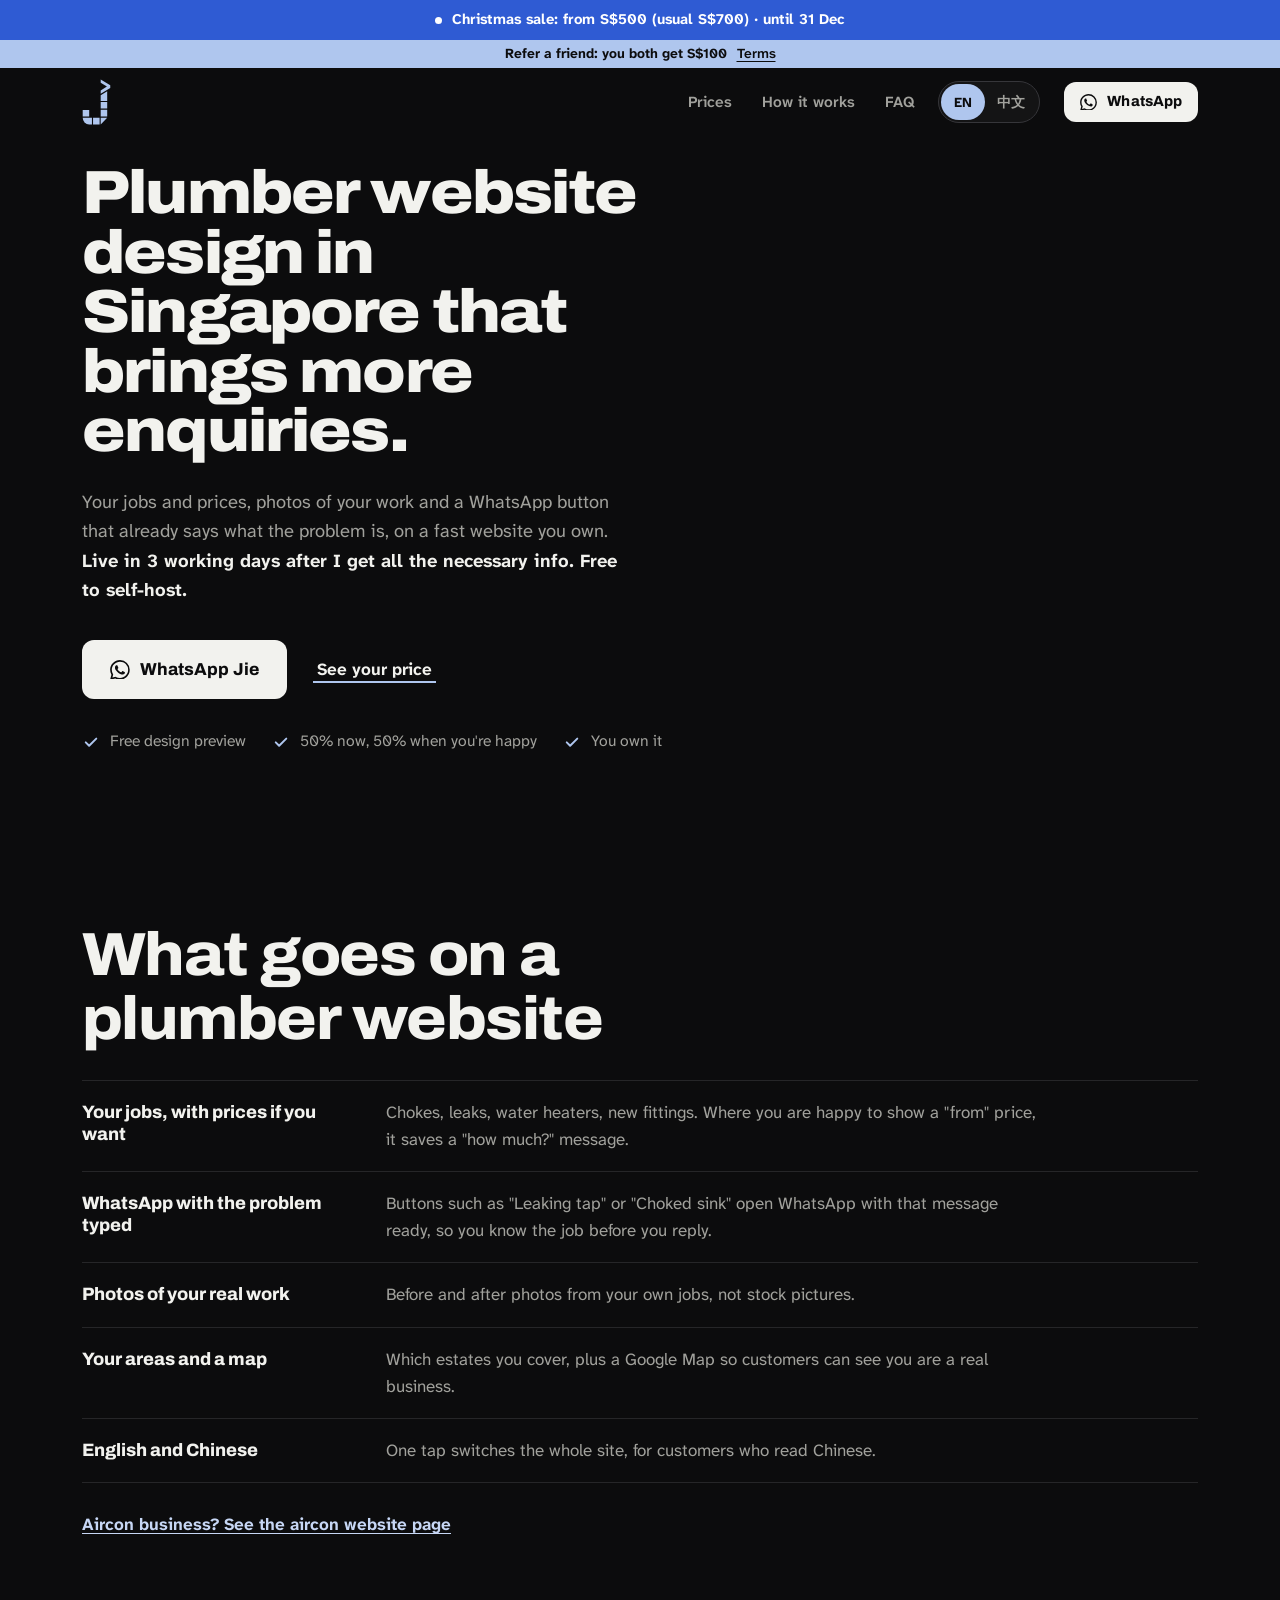
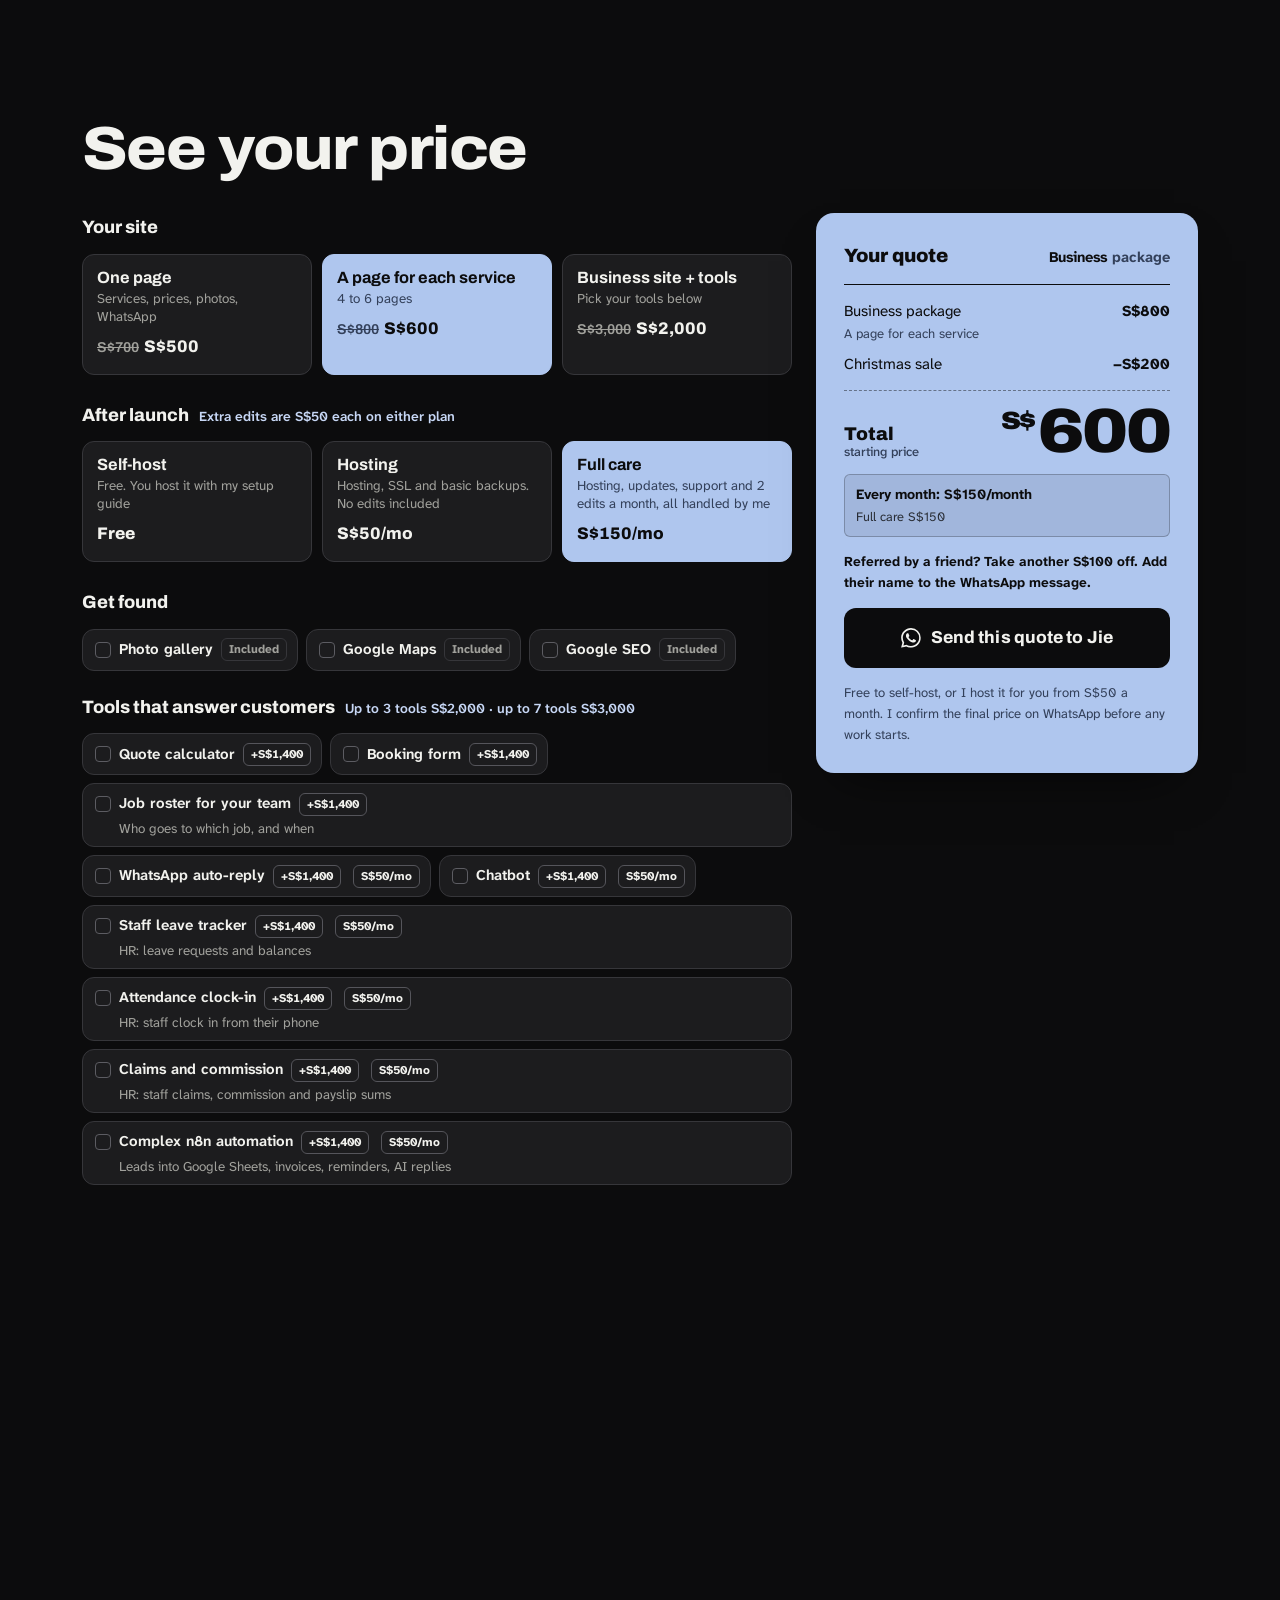
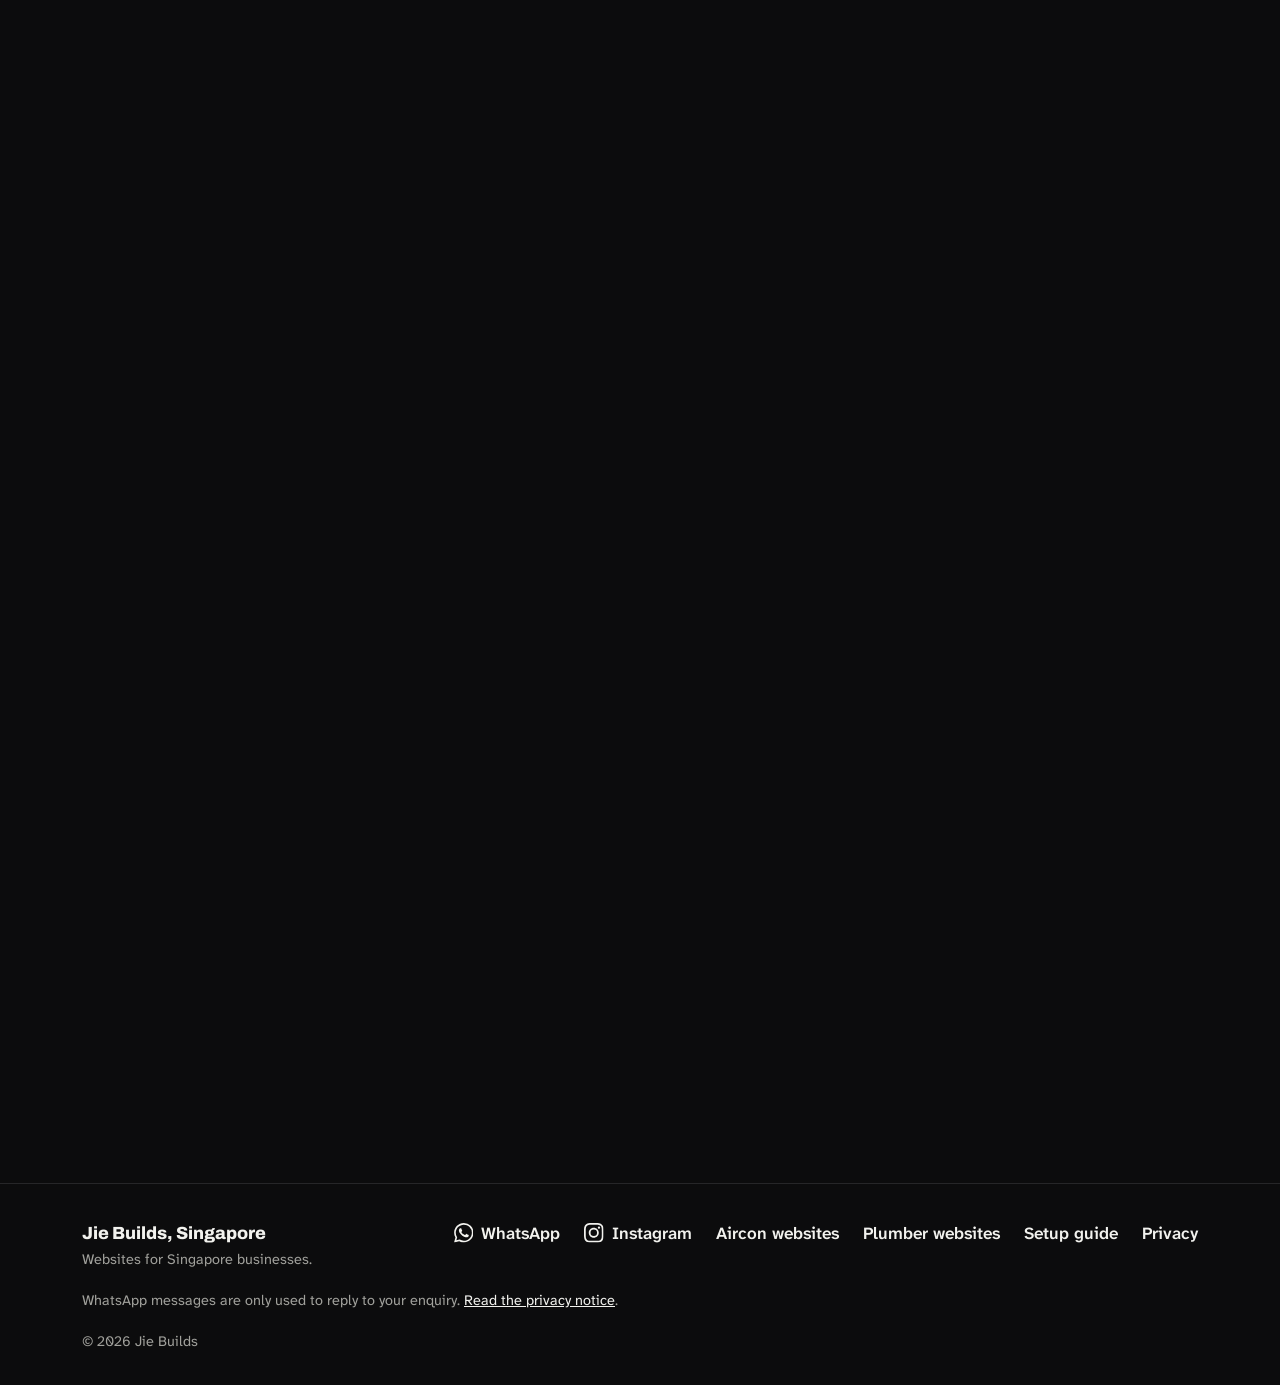
<file: plumber-website-design-singapore/index.html>
<!DOCTYPE html>
<html lang="en-SG">
<head>
  <meta charset="utf-8">
  <meta name="viewport" content="width=device-width, initial-scale=1">
  <title>Plumber Website Design Singapore | Jie Builds</title>
  <meta name="description" content="Websites for Singapore plumbers: your jobs, prices and a WhatsApp button with the problem already typed, live 3 working days after I get your info. S$500 to S$4,400, free to self-host.">
  <link rel="canonical" href="https://jiebuilds.com/plumber-website-design-singapore/">
  <meta name="theme-color" content="#0C0C0D">
  <meta name="color-scheme" content="dark">

  <meta property="og:type" content="website">
  <meta property="og:site_name" content="Jie Builds">
  <meta property="og:title" content="Plumber Website Design Singapore | Jie Builds">
  <meta property="og:description" content="Websites for Singapore plumbers: your jobs, prices and a WhatsApp button with the problem already typed, live 3 working days after I get your info. S$500 to S$4,400, free to self-host.">
  <meta property="og:url" content="https://jiebuilds.com/plumber-website-design-singapore/">
  <meta property="og:image" content="https://jiebuilds.com/assets/og-image.png?v=12">
  <meta property="og:image:width" content="1200">
  <meta property="og:image:height" content="630">
  <meta property="og:locale" content="en_SG">
  <meta name="twitter:card" content="summary_large_image">
  <meta name="twitter:title" content="Plumber Website Design Singapore | Jie Builds">
  <meta name="twitter:description" content="Websites for Singapore plumbers: your jobs, prices and a WhatsApp button with the problem already typed, live 3 working days after I get your info. S$500 to S$4,400, free to self-host.">
  <meta name="twitter:image" content="https://jiebuilds.com/assets/og-image.png?v=12">

  <link rel="icon" href="/favicon.ico" sizes="48x48">
  <link rel="icon" href="/assets/favicon.svg?v=2" type="image/svg+xml">
  <link rel="icon" href="/assets/favicon-96.png" sizes="96x96" type="image/png">
  <link rel="icon" href="/assets/favicon-192.png" sizes="192x192" type="image/png">
  <link rel="icon" href="/assets/favicon-32.png?v=2" sizes="32x32" type="image/png">
  <link rel="apple-touch-icon" href="/assets/apple-touch-icon.png?v=2">
  <link rel="preload" href="/assets/fonts/archivo-latin.woff2" as="font" type="font/woff2" crossorigin>
  <link rel="preload" href="/assets/fonts/atkinson-next-latin.woff2" as="font" type="font/woff2" crossorigin>
  <script>
    (function (d) {
      var h = d.documentElement; h.classList.add("js");
      var calm = window.matchMedia && matchMedia("(prefers-reduced-motion: reduce)").matches;
      if (!calm && "IntersectionObserver" in window) {
        h.classList.add("motion");
        setTimeout(function () { if (!window.__siteReady) h.classList.remove("motion"); }, 3500);
      }
    })(document);
    window.PAGE_ZH = { title: "新加坡水管生意网站设计 | 杰 Builds", desc: "为新加坡水管师傅制作网站：工作项目、价格和已写好问题的 WhatsApp 按钮，资料齐全后 3 个工作天上线。S$500 至 S$4,400，可免费自行托管。" };
  </script>
  <link rel="stylesheet" href="/css/style.css?v=20261127a">
  <script src="/js/config.js?v=20261127a" defer></script>
  <script src="/js/i18n.js?v=20261127a" defer></script>
  <script src="/js/site.js?v=20261127a" defer></script>
  <script type="application/ld+json">
  {
  "@context": "https://schema.org",
  "@graph": [
    {
      "@type": "Service",
      "name": "Plumber Website Design Singapore",
      "serviceType": "Plumber Website Design Singapore",
      "description": "Websites for Singapore plumbers: your jobs, prices and a WhatsApp button with the problem already typed, live 3 working days after I get your info. S$500 to S$4,400, free to self-host.",
      "url": "https://jiebuilds.com/plumber-website-design-singapore/",
      "areaServed": {
        "@type": "Country",
        "name": "Singapore"
      },
      "provider": {
        "@type": "ProfessionalService",
        "name": "Jie Builds",
        "url": "https://jiebuilds.com/",
        "telephone": "+6592778104"
      },
      "offers": {
        "@type": "AggregateOffer",
        "priceCurrency": "SGD",
        "lowPrice": "500",
        "highPrice": "4400"
      }
    },
    {
      "@type": "BreadcrumbList",
      "itemListElement": [
        {
          "@type": "ListItem",
          "position": 1,
          "name": "Jie Builds",
          "item": "https://jiebuilds.com/"
        },
        {
          "@type": "ListItem",
          "position": 2,
          "name": "Plumber Website Design Singapore",
          "item": "https://jiebuilds.com/plumber-website-design-singapore/"
        }
      ]
    }
  ]
}
  </script>
</head>
<body data-page="plumber">
  <svg class="sprite" width="0" height="0" aria-hidden="true" focusable="false">
    <symbol id="i-wa" viewBox="0 0 24 24"><path fill="currentColor" d="M17.472 14.382c-.297-.149-1.758-.867-2.03-.967-.273-.099-.471-.148-.67.15-.197.297-.767.966-.94 1.164-.173.199-.347.223-.644.075-.297-.15-1.255-.463-2.39-1.475-.883-.788-1.48-1.761-1.653-2.059-.173-.297-.018-.458.13-.606.134-.133.298-.347.446-.52.149-.174.198-.298.298-.497.099-.198.05-.371-.025-.52-.075-.149-.669-1.612-.916-2.207-.242-.579-.487-.5-.669-.51-.173-.008-.371-.01-.57-.01-.198 0-.52.074-.792.372-.272.297-1.04 1.016-1.04 2.479 0 1.462 1.065 2.875 1.213 3.074.149.198 2.096 3.2 5.077 4.487.709.306 1.262.489 1.694.625.712.227 1.36.195 1.871.118.571-.085 1.758-.719 2.006-1.413.248-.694.248-1.289.173-1.413-.074-.124-.272-.198-.57-.347m-5.421 7.403h-.004a9.87 9.87 0 01-5.031-1.378l-.361-.214-3.741.982.998-3.648-.235-.374a9.86 9.86 0 01-1.51-5.26c.001-5.45 4.436-9.884 9.888-9.884 2.64 0 5.122 1.03 6.988 2.898a9.825 9.825 0 012.893 6.994c-.003 5.45-4.437 9.884-9.885 9.884m8.413-18.297A11.815 11.815 0 0012.05 0C5.495 0 .16 5.335.157 11.892c0 2.096.547 4.142 1.588 5.945L.057 24l6.305-1.654a11.882 11.882 0 005.683 1.448h.005c6.554 0 11.89-5.335 11.893-11.893a11.821 11.821 0 00-3.48-8.413Z"/></symbol>
    <symbol id="i-ig" viewBox="0 0 24 24"><path fill="currentColor" d="M7.0301.084c-1.2768.0602-2.1487.264-2.911.5634-.7888.3075-1.4575.72-2.1228 1.3877-.6652.6677-1.075 1.3368-1.3802 2.127-.2954.7638-.4956 1.6365-.552 2.914-.0564 1.2775-.0689 1.6882-.0626 4.947.0062 3.2586.0206 3.6671.0825 4.9473.061 1.2765.264 2.1482.5635 2.9107.308.7889.72 1.4573 1.388 2.1228.6679.6655 1.3365 1.0743 2.1285 1.38.7632.295 1.6361.4961 2.9134.552 1.2773.056 1.6884.069 4.9462.0627 3.2578-.0062 3.668-.0207 4.9478-.0814 1.28-.0607 2.147-.2652 2.9098-.5633.7889-.3086 1.4578-.72 2.1228-1.3881.665-.6682 1.0745-1.3378 1.3795-2.1284.2957-.7632.4966-1.636.552-2.9124.056-1.2809.0692-1.6898.063-4.948-.0063-3.2583-.021-3.6668-.0817-4.9465-.0607-1.2797-.264-2.1487-.5633-2.9117-.3084-.7889-.72-1.4568-1.3876-2.1228C21.2982 1.33 20.628.9208 19.8378.6165 19.074.321 18.2017.1197 16.9244.0645 15.6471.0093 15.236-.005 11.977.0014 8.718.0076 8.31.0215 7.0301.0839m.1402 21.6932c-1.17-.0509-1.8053-.2453-2.2287-.408-.5606-.216-.96-.4771-1.3819-.895-.422-.4178-.6811-.8186-.9-1.378-.1644-.4234-.3624-1.058-.4171-2.228-.0595-1.2645-.072-1.6442-.079-4.848-.007-3.2037.0053-3.583.0607-4.848.05-1.169.2456-1.805.408-2.2282.216-.5613.4762-.96.895-1.3816.4188-.4217.8184-.6814 1.3783-.9003.423-.1651 1.0575-.3614 2.227-.4171 1.2655-.06 1.6447-.072 4.848-.079 3.2033-.007 3.5835.005 4.8495.0608 1.169.0508 1.8053.2445 2.228.408.5608.216.96.4754 1.3816.895.4217.4194.6816.8176.9005 1.3787.1653.4217.3617 1.056.4169 2.2263.0602 1.2655.0739 1.645.0796 4.848.0058 3.203-.0055 3.5834-.061 4.848-.051 1.17-.245 1.8055-.408 2.2294-.216.5604-.4763.96-.8954 1.3814-.419.4215-.8181.6811-1.3783.9-.4224.1649-1.0577.3617-2.2262.4174-1.2656.0595-1.6448.072-4.8493.079-3.2045.007-3.5825-.006-4.848-.0608M16.953 5.5864A1.44 1.44 0 1 0 18.39 4.144a1.44 1.44 0 0 0-1.437 1.4424M5.8385 12.012c.0067 3.4032 2.7706 6.1557 6.173 6.1493 3.4026-.0065 6.157-2.7701 6.1506-6.1733-.0065-3.4032-2.771-6.1565-6.174-6.1498-3.403.0067-6.156 2.771-6.1496 6.1738M8 12.0077a4 4 0 1 1 4.008 3.9921A3.9996 3.9996 0 0 1 8 12.0077"/></symbol>
    <symbol id="i-check" viewBox="0 0 24 24"><path fill="none" stroke="currentColor" stroke-width="2.6" stroke-linecap="round" stroke-linejoin="round" d="M5 12.5l4.5 4.5L19 7.5"/></symbol>
    <symbol id="i-plus" viewBox="0 0 24 24"><path fill="none" stroke="currentColor" stroke-width="2.4" stroke-linecap="round" d="M12 5v14M5 12h14"/></symbol>
    <symbol id="i-spark" viewBox="0 0 24 24"><path fill="currentColor" d="M12 2l2.2 7.8L22 12l-7.8 2.2L12 22l-2.2-7.8L2 12l7.8-2.2z"/></symbol>
  </svg>

  <a class="skip-link" href="#main">Skip to content</a>

  <!-- Floating top: the sale banner (text from the sale calendar in js/config.js) stays on screen while you scroll -->
  <div class="top">
    <a class="sale-bar" id="sale-bar" href="#calculator" hidden><span class="sale-dot" aria-hidden="true"></span><span data-sale-text></span></a>
    <header class="site-header">
      <div class="wrap header-inner">
        <a class="wordmark" href="/" aria-label="Jie Builds, back to top"><img src="/assets/logo.svg" alt="" width="26" height="42"></a>
        <nav class="site-nav" aria-label="Main">
          <a href="#calculator">Prices</a>
          <a href="#how">How it works</a>
          <a href="#faq">FAQ</a>
        </nav>
        <div class="lang" role="group" aria-label="Language / 语言">
          <button type="button" data-lang="en" lang="en" aria-pressed="true">EN</button>
          <button type="button" data-lang="zh" lang="zh" aria-pressed="false">中文</button>
        </div>
        <a class="btn btn-small" aria-label="WhatsApp Jie" data-wa="general" href="https://wa.me/6592778104" target="_blank" rel="noopener">
          <svg class="icon" aria-hidden="true"><use href="#i-wa"/></svg>
          <span>WhatsApp</span>
        </a>
      </div>
    </header>
  </div>

  <main id="main">

    <section class="hero vp-hero" id="top">
      <div class="wrap hero-grid">
        <div class="hero-copy">
          <h1 class="hero-title" data-zh="为新加坡水管生意制作网站，带来&lt;span class=&quot;mark&quot; data-mark&gt;更多询问&lt;/span&gt;。">Plumber website design in Singapore that brings <span class="mark" data-mark>more enquiries</span>.</h1>
          <p class="hero-sub" data-load="2" data-zh="把您的工作项目和价格、工作照片，以及已经写好问题的 WhatsApp 按钮，放在一个您自己拥有的快速网站上。&lt;strong&gt;资料齐全后 3 个工作天上线，可免费自行托管。&lt;/strong&gt;">Your jobs and prices, photos of your work and a WhatsApp button that already says what the problem is, on a fast website you own. <strong>Live in 3 working days after I get all the necessary info. Free to self-host.</strong></p>
          <div class="hero-actions" data-load="3">
            <a class="btn btn-big" data-wa="hero" data-wa-msg="Hi Jie, I run a plumbing business and I&#x27;d like a website. Can I get a free preview?" data-wa-msg-zh="您好杰，我做水管生意，想要一个网站。可以给我一个免费预览吗？" href="https://wa.me/6592778104" target="_blank" rel="noopener">
              <svg class="icon" aria-hidden="true"><use href="#i-wa"/></svg>
              <span>WhatsApp Jie</span>
            </a>
            <a class="btn-ghost" href="#calculator">See your price</a>
          </div>
          <ul class="hero-terms" data-load="4">
            <li><svg class="icon icon-check" aria-hidden="true"><use href="#i-check"/></svg>Free design preview</li>
            <li><svg class="icon icon-check" aria-hidden="true"><use href="#i-check"/></svg>50% now, 50% when you're happy</li>
            <li><svg class="icon icon-check" aria-hidden="true"><use href="#i-check"/></svg>You own it</li>
          </ul>
        </div>

      </div>
    </section>

    <section class="section vp-what" id="what" aria-labelledby="what-title">
      <div class="wrap">
        <h2 class="section-title" id="what-title" data-zh="水管生意网站放什么">What goes on a plumber website</h2>
        <ul class="vp-list" data-stagger>
          <li data-reveal><b data-zh="您的工作项目，愿意的话写上价格">Your jobs, with prices if you want</b><span data-zh="通渠、漏水、热水器、新装配件。愿意公开“起”价的，可以省掉“多少钱？”的询问。">Chokes, leaks, water heaters, new fittings. Where you are happy to show a &quot;from&quot; price, it saves a &quot;how much?&quot; message.</span></li>
          <li data-reveal><b data-zh="已写好问题的 WhatsApp">WhatsApp with the problem typed</b><span data-zh="“水龙头漏水”“洗手盆堵塞”等按钮会打开已写好信息的 WhatsApp，您回复之前就知道是什么问题。">Buttons such as &quot;Leaking tap&quot; or &quot;Choked sink&quot; open WhatsApp with that message ready, so you know the job before you reply.</span></li>
          <li data-reveal><b data-zh="您真实工作的照片">Photos of your real work</b><span data-zh="您自己工作的前后对比照片，不用图库照片。">Before and after photos from your own jobs, not stock pictures.</span></li>
          <li data-reveal><b data-zh="服务地区和地图">Your areas and a map</b><span data-zh="您服务哪些组屋区，加上谷歌地图，让客户看到您是真实的生意。">Which estates you cover, plus a Google Map so customers can see you are a real business.</span></li>
          <li data-reveal><b data-zh="英文和中文">English and Chinese</b><span data-zh="轻轻一点，整个网站切换语言，方便看中文的客户。">One tap switches the whole site, for customers who read Chinese.</span></li>
          </ul>
        <p class="vp-related"><a href="/aircon-website-design-singapore/" data-zh="做冷气生意？看冷气网站页面">Aircon business? See the aircon website page</a></p>
      </div>
    </section>

    <section class="section calc" id="calculator" aria-labelledby="calc-title">
      <div class="wrap">
        <h2 class="section-title" id="calc-title">See your price</h2>
        <div class="calc-grid">
          <div class="calc-form" id="calc-form" data-reveal>
            <fieldset>
              <legend>Your site</legend>
              <div class="calc-sizes" id="calc-sizes"></div>
            </fieldset>
            <!-- Option groups (Get found, Tools, Automation) are built from js/config.js -->
            <div class="calc-groups" id="calc-extras"></div>
            <noscript><p>Turn on JavaScript to use this, or WhatsApp +65 9277 8104 for a price. Websites cost S$500 to S$4,400.</p></noscript>
          </div>
          <!-- Phones: a small price bar that follows you while you pick -->
          <div class="calc-mini" id="calc-mini" aria-hidden="true">
            <span><small id="calc-mini-pkg">Business</small><b>from S$<span id="calc-mini-price">250</span></b></span>
            <a class="btn btn-small" id="calc-mini-send" href="https://wa.me/6592778104" target="_blank" rel="noopener" tabindex="-1"><svg class="icon"><use href="#i-wa"/></svg>Send</a>
          </div>
          <!-- The quote: line items, sale discount, total -->
          <div class="calc-result" id="calc-result" aria-live="polite" data-reveal>
            <p class="quote-head"><span>Your quote</span><span class="quote-pkg"><span id="calc-pkg">Business</span> package</span></p>
            <ul class="quote-lines" id="calc-lines"></ul>
            <div class="quote-total">
              <span class="quote-total-label">Total<small>starting price</small></span>
              <span class="calc-price"><span class="cur">S$</span><span id="calc-price">600</span></span>
            </div>
            <p class="calc-extra" id="calc-extra" hidden></p>
            <p class="calc-monthly" id="calc-monthly" hidden></p>
            <a class="btn btn-big btn-ink" id="calc-send" href="https://wa.me/6592778104" target="_blank" rel="noopener">
              <svg class="icon" aria-hidden="true"><use href="#i-wa"/></svg>
              <span>Send this quote to Jie</span>
            </a>
            <p class="calc-note">Free to self-host, or I host it for you from S$50 a month. I confirm the final price on WhatsApp before any work starts.</p>
          </div>
        </div>
      </div>
    </section>

    <section class="section how" id="how" aria-labelledby="how-title">
      <div class="wrap">
        <h2 class="section-title" id="how-title">How it works</h2>
        <ol class="how-steps" data-stagger>
          <li data-reveal><b>WhatsApp me</b><span>Tell me what you do.</span></li>
          <li data-reveal><b>See a free preview</b><span>Your homepage, before you pay.</span></li>
          <li data-reveal><b>Pay 50%, I build</b><span>2 rounds of changes included.</span></li>
          <li data-reveal><b>Live in 3 working days</b><span>After I get all the necessary info. Pay the other 50%. You own it.</span></li>
        </ol>
      </div>
    </section>

    <section class="section faq" id="faq" aria-labelledby="faq-title">
      <div class="wrap faq-wrap">
        <h2 class="section-title" id="faq-title">Questions</h2>
        <div class="faq-list" data-stagger>
          <details data-reveal>
            <summary data-zh="水管师傅做网站要多少钱？">How much is a website for a plumber?</summary>
            <div class="faq-a"><p data-zh="S$500 至 S$4,400，可免费自行托管（附设置指南），也可选择代管。价格视页面和附加功能而定，可用上面的计算器。您自己的域名是可选的，每年约 S$20 至 S$60。">S$500 to S$4,400, free to self-host with my setup guide, or I can host it for you. The price depends on the pages and extras you pick: use the calculator above. A domain of your own is optional, about S$20 to S$60 a year.</p></div>
          </details>
          <details data-reveal>
            <summary data-zh="客户能直接发信息说明问题吗？">Can customers message me about their problem?</summary>
            <div class="faq-a"><p data-zh="可以。问题按钮会打开已写好信息的 WhatsApp，例如漏水或堵塞，您回复之前就能看到是什么工作。">Yes. Problem buttons open WhatsApp with the message already typed, for example a leak or a choke, so you see what the job is before you reply.</p></div>
          </details>
          <details data-reveal>
            <summary data-zh="我晚上也接紧急工作，网站可以写吗？">I take urgent jobs at night. Can the site say so?</summary>
            <div class="faq-a"><p data-zh="可以，但只写属实的内容。我可以写上您的营业时间，并在每个屏幕保留致电按钮。除非您确认，否则我不会写“24 小时”。">Yes, only if it is true. I can show your hours and keep a Call button on every screen. I will not write &quot;24 hours&quot; unless you confirm it.</p></div>
          </details>
          <details data-reveal>
            <summary data-zh="我只有手机拍的照片，够吗？">I only have phone photos. Is that enough?</summary>
            <div class="faq-a"><p data-zh="够。手机照片就很好。如果暂时没有，我先做网站，以后再加照片。我不会用图库照片冒充您的工作。">Yes. Photos from your phone work well. If you have none yet, I build the site without them and you add photos later. I do not use stock photos to pretend they are your jobs.</p></div>
          </details>
          <details data-reveal>
            <summary data-zh="怎么付款？网站归谁？">How do I pay, and who owns the site?</summary>
            <div class="faq-a"><p data-zh="用 PayNow：看过免费预览并确认后付 50%，网站完成、您满意后再付 50%。付清尾款后，网站和所有文件都归您所有。">PayNow: 50% after you approve your free preview, 50% when you are happy with the finished site. After the final payment the site and all its files are yours.</p></div>
          </details>
          <details id="referral">
            <summary data-zh="推荐朋友怎么算？">How does refer a friend work?</summary>
            <div class="faq-a"><p data-zh="推荐朋友购买网站套餐：朋友减 S$100，朋友付清全款后，我用 PayNow 转 S$100 给您。朋友需在付订金前告诉我您的名字。可与任何特惠叠加。只适用于网站套餐，不包括月费。每个订单限一次推荐优惠，推荐人数不限，不能推荐自己的生意。">Refer a friend who buys a website package: they get S$100 off, and I send you S$100 by PayNow after they pay in full. Your friend gives me your name before paying the deposit. It stacks with any sale. It covers website packages only, not monthly fees. One referral discount per order, no limit on how many friends you refer, and you can't refer your own business.</p></div>
          </details>
          </div>
      </div>
    </section>

    <section class="section contact" id="contact" aria-labelledby="contact-title">
      <div class="wrap">
        <div class="contact-card" data-reveal>
          <div class="portrait">
            <img class="portrait-fallback" src="/assets/logo.svg" alt="" aria-hidden="true" width="90" height="143">
            <img src="/assets/darren.jpg" alt="Illustrated portrait of Jie" width="480" height="560" loading="lazy" decoding="async" onerror="this.remove()">
          </div>
          <div class="contact-copy">
            <h2 class="section-title" id="contact-title">Talk to Jie</h2>
            <p>You'll chat with me, the person who builds your site. No salespeople.</p>
            <a class="btn btn-big" data-wa="contact" href="https://wa.me/6592778104" target="_blank" rel="noopener">
              <svg class="icon" aria-hidden="true"><use href="#i-wa"/></svg>
              <span>WhatsApp Jie</span>
            </a>
            <p class="contact-number"><a data-wa="contact" href="https://wa.me/6592778104" target="_blank" rel="noopener" data-wa-number>+65 9277 8104</a></p>
          </div>
        </div>
      </div>
    </section>
  </main>

  <!-- 12. FOOTER -->
  <footer class="site-footer">
    <div class="wrap footer-inner">
      <div>
        <p class="footer-brand">Jie Builds, Singapore</p>
        <p class="footer-small">Websites for Singapore businesses.</p>
      </div>
      <ul class="footer-links">
        <li><a data-wa="general" href="https://wa.me/6592778104" target="_blank" rel="noopener"><svg class="icon" aria-hidden="true"><use href="#i-wa"/></svg>WhatsApp</a></li>
        <li data-instagram hidden><a href="#" target="_blank" rel="noopener"><svg class="icon" aria-hidden="true"><use href="#i-ig"/></svg>Instagram</a></li>
        <li><a href="/aircon-website-design-singapore/">Aircon websites</a></li>
        <li><a href="/plumber-website-design-singapore/">Plumber websites</a></li>
        <li><a href="/connect-domain/" data-zh="设置指南">Setup guide</a></li>
        <li><a href="/privacy.html">Privacy</a></li>
      </ul>
      <p class="footer-small footer-privacy"><span data-pixel-notice hidden>This site uses Meta Pixel cookies to measure ads. </span>WhatsApp messages are only used to reply to your enquiry. <a href="/privacy.html">Read the privacy notice</a>.</p>
      <p class="footer-small">© <span data-year>2026</span> Jie Builds</p>
    </div>
  </footer>

  <!-- Floating WhatsApp button (phones and tablets) -->
  <a class="wa-float" data-wa="floating" href="https://wa.me/6592778104" target="_blank" rel="noopener" aria-label="Chat with Jie on WhatsApp">
    <svg class="icon" aria-hidden="true"><use href="#i-wa"/></svg>
  </a>
</body>
</html>
</file>
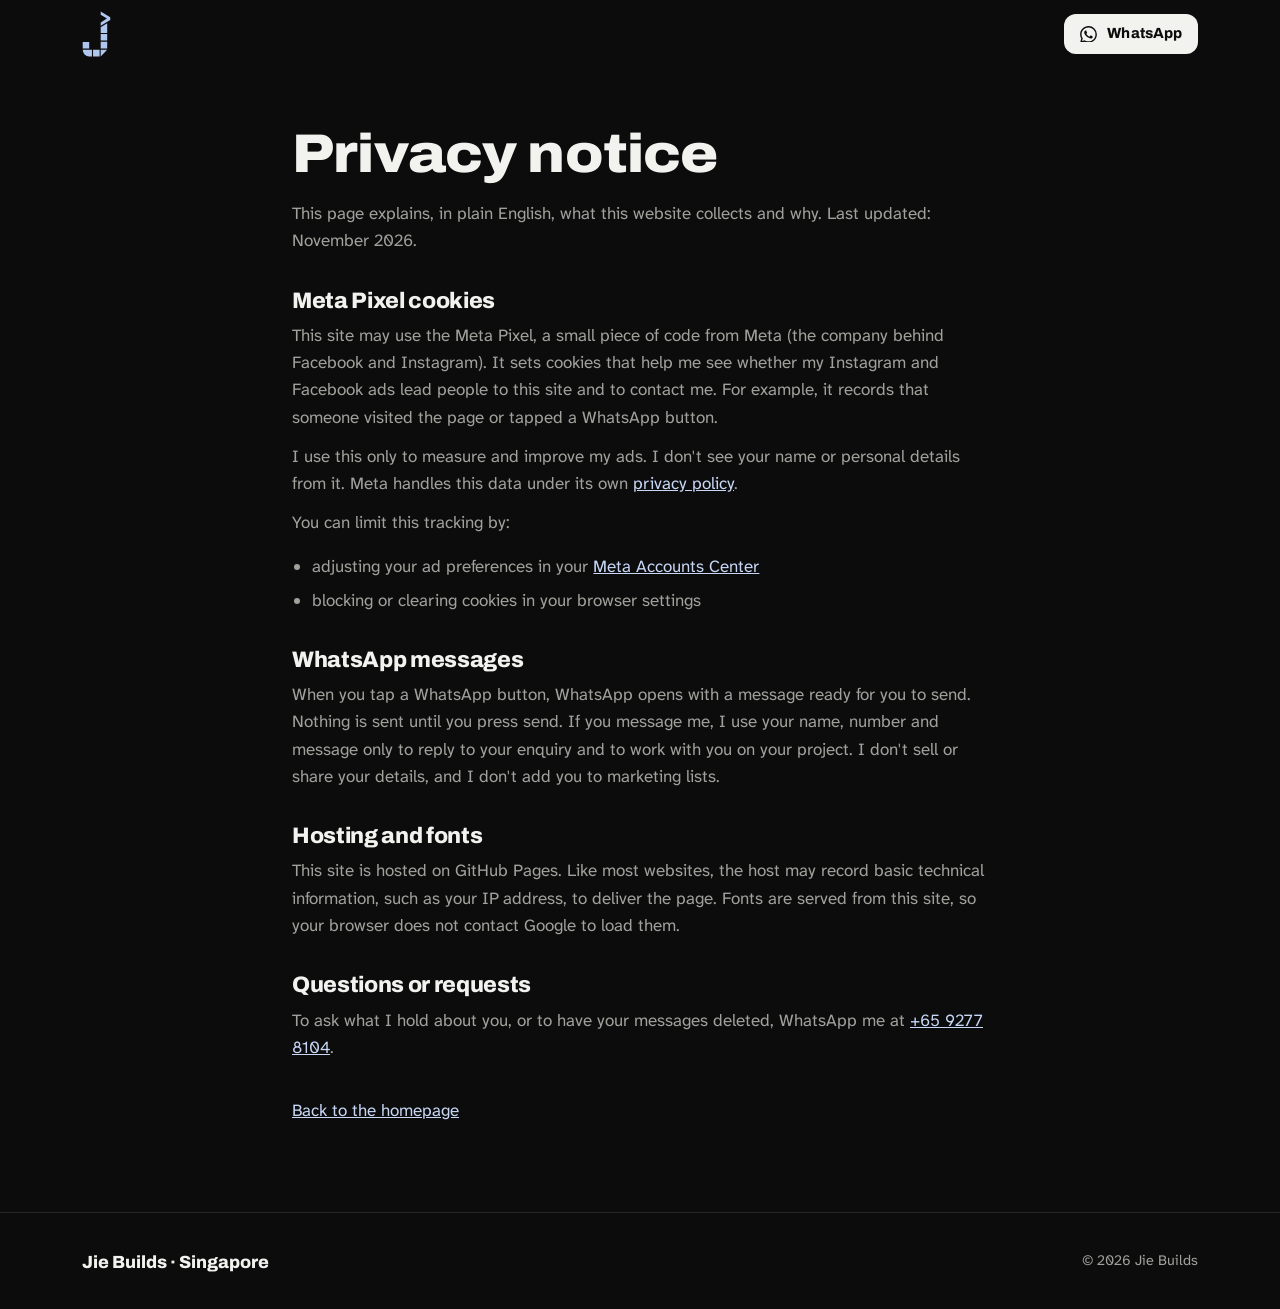
<file: privacy.html>
<!DOCTYPE html>
<html lang="en-SG">
<head>
  <meta charset="utf-8">
  <meta name="viewport" content="width=device-width, initial-scale=1">
  <title>Privacy notice | Jie Builds</title>
  <meta name="description" content="How this website uses Meta Pixel cookies for ad measurement, and how WhatsApp messages are used.">
  <link rel="canonical" href="https://jiebuilds.com/privacy.html">
  <meta name="theme-color" content="#0C0C0D">
  <link rel="icon" href="/favicon.ico" sizes="48x48">
  <link rel="icon" href="assets/favicon.svg?v=2" type="image/svg+xml">
  <link rel="icon" href="assets/favicon-96.png" sizes="96x96" type="image/png">
  <link rel="icon" href="assets/favicon-192.png" sizes="192x192" type="image/png">
  <link rel="icon" href="assets/favicon-32.png?v=2" sizes="32x32" type="image/png">
  <link rel="apple-touch-icon" href="assets/apple-touch-icon.png?v=2">
  <link rel="preload" href="assets/fonts/archivo-latin.woff2" as="font" type="font/woff2" crossorigin>
  <link rel="preload" href="assets/fonts/atkinson-next-latin.woff2" as="font" type="font/woff2" crossorigin>
  <link rel="stylesheet" href="css/style.css">
  <script src="js/config.js" defer></script>
  <script src="js/site.js" defer></script>
</head>
<body>
  <svg class="sprite" width="0" height="0" aria-hidden="true" focusable="false">
    <symbol id="i-wa" viewBox="0 0 24 24"><path fill="currentColor" d="M17.472 14.382c-.297-.149-1.758-.867-2.03-.967-.273-.099-.471-.148-.67.15-.197.297-.767.966-.94 1.164-.173.199-.347.223-.644.075-.297-.15-1.255-.463-2.39-1.475-.883-.788-1.48-1.761-1.653-2.059-.173-.297-.018-.458.13-.606.134-.133.298-.347.446-.52.149-.174.198-.298.298-.497.099-.198.05-.371-.025-.52-.075-.149-.669-1.612-.916-2.207-.242-.579-.487-.5-.669-.51-.173-.008-.371-.01-.57-.01-.198 0-.52.074-.792.372-.272.297-1.04 1.016-1.04 2.479 0 1.462 1.065 2.875 1.213 3.074.149.198 2.096 3.2 5.077 4.487.709.306 1.262.489 1.694.625.712.227 1.36.195 1.871.118.571-.085 1.758-.719 2.006-1.413.248-.694.248-1.289.173-1.413-.074-.124-.272-.198-.57-.347m-5.421 7.403h-.004a9.87 9.87 0 01-5.031-1.378l-.361-.214-3.741.982.998-3.648-.235-.374a9.86 9.86 0 01-1.51-5.26c.001-5.45 4.436-9.884 9.888-9.884 2.64 0 5.122 1.03 6.988 2.898a9.825 9.825 0 012.893 6.994c-.003 5.45-4.437 9.884-9.885 9.884m8.413-18.297A11.815 11.815 0 0012.05 0C5.495 0 .16 5.335.157 11.892c0 2.096.547 4.142 1.588 5.945L.057 24l6.305-1.654a11.882 11.882 0 005.683 1.448h.005c6.554 0 11.89-5.335 11.893-11.893a11.821 11.821 0 00-3.48-8.413Z"/></symbol>
  </svg>
  <a class="skip-link" href="#main">Skip to content</a>
  <header class="site-header">
    <div class="wrap header-inner">
      <a class="wordmark" href="./" aria-label="Jie Builds, home"><img src="assets/logo.svg" alt="" width="26" height="42"></a>
      <a class="btn btn-small" data-wa="general" href="https://wa.me/6592778104" target="_blank" rel="noopener">
        <svg class="icon" aria-hidden="true"><use href="#i-wa"/></svg><span>WhatsApp</span>
      </a>
    </div>
  </header>

  <main id="main" class="page">
    <div class="wrap">
      <h1>Privacy notice</h1>
      <p>This page explains, in plain English, what this website collects and why. Last updated: November 2026.</p>

      <h2>Meta Pixel cookies</h2>
      <p>This site may use the Meta Pixel, a small piece of code from Meta (the company behind Facebook and Instagram). It sets cookies that help me see whether my Instagram and Facebook ads lead people to this site and to contact me. For example, it records that someone visited the page or tapped a WhatsApp button.</p>
      <p>I use this only to measure and improve my ads. I don't see your name or personal details from it. Meta handles this data under its own <a href="https://www.facebook.com/privacy/policy/" target="_blank" rel="noopener">privacy policy</a>.</p>
      <p>You can limit this tracking by:</p>
      <ul>
        <li>adjusting your ad preferences in your <a href="https://accountscenter.facebook.com/ad_preferences" target="_blank" rel="noopener">Meta Accounts Center</a></li>
        <li>blocking or clearing cookies in your browser settings</li>
      </ul>

      <h2>WhatsApp messages</h2>
      <p>When you tap a WhatsApp button, WhatsApp opens with a message ready for you to send. Nothing is sent until you press send. If you message me, I use your name, number and message only to reply to your enquiry and to work with you on your project. I don't sell or share your details, and I don't add you to marketing lists.</p>

      <h2>Hosting and fonts</h2>
      <p>This site is hosted on GitHub Pages. Like most websites, the host may record basic technical information, such as your IP address, to deliver the page. Fonts are served from this site, so your browser does not contact Google to load them.</p>

      <h2>Questions or requests</h2>
      <p>To ask what I hold about you, or to have your messages deleted, WhatsApp me at <a data-wa="general" href="https://wa.me/6592778104" target="_blank" rel="noopener" data-wa-number>+65 9277 8104</a>.</p>

      <p class="back-link"><a href="./">Back to the homepage</a></p>
    </div>
  </main>

  <footer class="site-footer">
    <div class="wrap footer-inner">
      <p class="footer-brand">Jie Builds · Singapore</p>
      <p class="footer-small">© <span data-year>2026</span> Jie Builds</p>
    </div>
  </footer>
</body>
</html>
</file>
<file: css/style.css>
/* =====================================================================
   Jie — site styles (dark theme)
   Colours live in :root below. Ink black and paper white do most of the
   work. One soft blue (--accent) is used as a SOLID colour, never as a
   glow: the sale bar, the quote card, picked options, ticks. A deeper
   pen blue (--accent-deep) is only the highlight behind "More enquiries".
   No gradients, glows or grid backdrops. Main buttons are white with
   black text; on the blue quote card they're black with white text.

   Motion rules (keep the site smooth on cheap phones):
   - Only animate transform and opacity.
   - No blur / backdrop-filter, no big animated shadows.
   - Everything moving is switched off for "reduce motion" visitors,
     and the page is fully visible if JavaScript is off.
   ===================================================================== */

/* Fonts: self-hosted Google Fonts (SIL Open Font License), latin subset */
@font-face {
  font-family: "Archivo";
  src: url("../assets/fonts/archivo-latin.woff2") format("woff2");
  font-weight: 500 900; font-stretch: 100% 125%; font-style: normal; font-display: swap;
}
@font-face {
  font-family: "Atkinson Hyperlegible Next";
  src: url("../assets/fonts/atkinson-next-latin.woff2") format("woff2");
  font-weight: 200 800; font-style: normal; font-display: swap;
}

:root {
  --bg: #0C0C0D;          /* page: neutral ink black */
  --bg-2: #141415;        /* panels */
  --bg-3: #1C1C1E;        /* raised panels, controls */
  --line: #262628;        /* hairlines */
  --line-2: #36363A;      /* stronger borders, hover */
  --text: #F2F2EE;        /* paper white */
  --muted: #A1A19C;       /* secondary text on dark (7.5:1) */
  --accent: #AFC6EE;      /* soft blue, used solid (ink text on it: 11:1) */
  --accent-2: #C7D7F5;    /* lighter soft blue, for small text on dark */
  --accent-deep: #2F5BD3; /* pen blue behind "More enquiries" (white text on it: 5.9:1) */
  --ink: #0C0C0D;         /* text on white and blue */
  --ink-2: #33405A;       /* secondary text on the blue (6:1) */

  --f-display: "Archivo", "Arial Narrow", system-ui, sans-serif;
  --f-body: "Atkinson Hyperlegible Next", system-ui, -apple-system, "Segoe UI", sans-serif;

  --wrap: 1180px;
  --gutter: 20px;
  --r-sm: 6px;
  --r-md: 12px;
  --r-lg: 18px;
  --ease: cubic-bezier(.2, .7, .2, 1);
  --ease-out: cubic-bezier(.16, 1, .3, 1);
  --section-y: clamp(52px, 7vw, 92px);
  --head-h: 58px;
}

*, *::before, *::after { box-sizing: border-box; }
html {
  -webkit-text-size-adjust: 100%;
  scroll-behavior: smooth;
  scroll-padding-top: 110px;
  background: var(--bg);
  color-scheme: dark;
  scrollbar-color: var(--line-2) var(--bg);
  accent-color: var(--accent);
}
body {
  margin: 0;
  background: var(--bg);
  color: var(--text);
  font-family: var(--f-body);
  font-size: 1.0625rem;      /* 17px */
  line-height: 1.6;
  text-rendering: optimizeLegibility;
  -webkit-font-smoothing: antialiased;
  overflow-x: clip;
}
img { max-width: 100%; display: block; }
h1, h2, h3 { font-family: var(--f-display); margin: 0; line-height: 1.05; letter-spacing: -0.015em; font-weight: 800; }
p { margin: 0; }
a { color: inherit; }
[hidden] { display: none !important; }
::selection { background: var(--accent); color: var(--ink); }

.wrap { width: 100%; max-width: var(--wrap); margin: 0 auto; padding: 0 var(--gutter); }
@media (min-width: 720px) { :root { --gutter: 32px; --head-h: 68px; } }

.icon { width: 1.15em; height: 1.15em; flex: none; display: inline-block; vertical-align: -0.2em; }

:focus-visible { outline: 3px solid var(--accent); outline-offset: 3px; border-radius: 4px; }

.skip-link {
  position: absolute; left: 12px; top: -60px; z-index: 100;
  background: var(--accent); color: var(--ink); padding: 10px 16px; border-radius: var(--r-sm);
  font-weight: 700; text-decoration: none;
}
.skip-link:focus { top: 12px; }

.sprite { position: absolute; }

.sr-only {
  position: absolute !important; width: 1px; height: 1px; padding: 0; margin: -1px;
  overflow: hidden; clip: rect(0 0 0 0); white-space: nowrap; border: 0;
}

/* ---------- Buttons ---------- */
.btn {
  position: relative;
  display: inline-flex; align-items: center; justify-content: center; gap: 10px;
  min-height: 48px; padding: 12px 22px;
  background: var(--text); color: var(--ink);
  border: 0; border-radius: var(--r-md);
  font-family: var(--f-display); font-weight: 750; font-size: 1rem; letter-spacing: 0.005em;
  text-decoration: none; cursor: pointer;
  transition: transform .2s var(--ease), background-color .2s var(--ease);
}
.btn:hover { background: #FFFFFF; transform: translateY(-2px); }
.btn:active { transform: translateY(0) scale(.98); }
.btn-small { min-height: 40px; padding: 8px 16px; font-size: .92rem; }
.btn-big { min-height: 58px; padding: 16px 28px; font-size: 1.08rem; }
.btn-dark { background: var(--bg-3); color: var(--text); box-shadow: inset 0 0 0 1px var(--line-2); }
.btn-dark:hover { background: #22242B; }

.btn-ink { background: var(--ink); color: var(--text); }
.btn-ink:hover { background: #000; }

.btn-ghost {
  display: inline-flex; align-items: center; min-height: 48px; padding: 0 4px;
  color: var(--text); font-weight: 700; text-decoration: none;
  background-image: linear-gradient(var(--accent), var(--accent));
  background-size: 100% 2px; background-repeat: no-repeat; background-position: 0 calc(100% - 10px);
  transition: color .2s var(--ease);
}
.btn-ghost:hover { color: var(--accent-2); }

/* ---------- Floating top: sale banner + header stay on screen ---------- */
.top { position: sticky; top: 0; z-index: 60; }

/* ---------- Header ---------- */
.site-header {
  position: relative;
  background: rgba(6, 11, 22, 0);
  border-bottom: 1px solid transparent;
  transition: background-color .25s var(--ease), border-color .25s var(--ease);
}
.site-header.is-scrolled { background: var(--bg); border-bottom-color: var(--line); }
.header-inner { display: flex; align-items: center; gap: 24px; min-height: var(--head-h); }
.wordmark {
  display: inline-flex; align-items: center; gap: 10px;
  font-family: var(--f-display); font-weight: 850; font-stretch: 115%; font-size: 1.2rem;
  text-decoration: none; letter-spacing: -0.01em; margin-right: auto;
}
.wordmark img { display: block; height: 46px; width: auto; }
.site-nav { display: none; gap: 30px; }
.site-nav a { color: var(--muted); text-decoration: none; font-weight: 600; font-size: .96rem; transition: color .2s var(--ease); }
.site-nav a:hover { color: var(--text); }
@media (min-width: 900px) { .site-nav { display: flex; } }

/* ---------- Hero ---------- */
.hero { position: relative; overflow: hidden; padding: calc(var(--head-h) + 28px) 0 56px; margin-top: calc(-1px - var(--head-h)); }
.hero-grid { position: relative; z-index: 1; display: grid; gap: 40px; align-items: center; }
@media (min-width: 980px) { .hero-grid { grid-template-columns: .9fr 1.1fr; gap: 56px; } .hero { padding-bottom: 80px; } }

.hero-title {
  font-size: clamp(2.3rem, 6.4vw, 4.5rem);
  font-weight: 850; font-stretch: 112%;
  line-height: .98; letter-spacing: -0.03em;
  max-width: 13ch;
}
/* The selling point, highlighted like a marker pen */
.hero-title .mark {
  background-image: linear-gradient(var(--accent-deep), var(--accent-deep));
  background-repeat: no-repeat; background-position: 0 86%; background-size: calc(var(--m, 1) * 100%) 40%;
  -webkit-box-decoration-break: clone; box-decoration-break: clone;
  padding: 0 .06em; margin: 0 -.06em;
}
.hero-sub { margin-top: 26px; font-size: 1.15rem; color: var(--muted); max-width: 46ch; }
.hero-sub strong { color: var(--text); }
.hero-actions { display: flex; flex-wrap: wrap; align-items: center; gap: 14px 26px; margin-top: 34px; }
.hero-terms { list-style: none; padding: 0; margin: 30px 0 0; display: grid; gap: 10px; color: var(--muted); font-size: .98rem; }
.hero-terms li { display: flex; align-items: center; gap: 10px; }
.icon-check { color: var(--accent); }
@media (min-width: 640px) { .hero-terms { display: flex; flex-wrap: wrap; gap: 10px 26px; } }

/* ---------- Sale bar: floats at the top (inside .top) ---------- */
.sale-bar {
  display: flex; align-items: center; justify-content: center; gap: 10px;
  min-height: 36px; padding: 6px var(--gutter);
  background: var(--accent-deep); color: #fff; text-decoration: none;
  font-size: .84rem; font-weight: 700; text-align: center; line-height: 1.3;
}
.sale-bar:hover { background: #274DB8; }
.sale-dot { width: 7px; height: 7px; border-radius: 50%; background: #fff; flex: none; }
.motion .sale-dot { animation: blink 1.6s ease-in-out infinite; }
@keyframes blink { 50% { opacity: .25; } }
@media (min-width: 720px) { .sale-bar { font-size: .92rem; min-height: 40px; } }
/* Refer-a-friend strip: soft blue, one thin line under the sale banner */
.refer-bar { display: flex; align-items: center; justify-content: center; gap: 10px; min-height: 28px; padding: 4px var(--gutter); background: var(--accent); color: var(--ink); text-decoration: none; font-size: .78rem; font-weight: 700; line-height: 1.3; text-align: center; }
.refer-bar:hover { background: var(--accent-2); }
.refer-bar u { text-underline-offset: 3px; font-weight: 600; }
@media (min-width: 720px) { .refer-bar { font-size: .86rem; } }
.faq-list details#referral { scroll-margin-top: 40px; }
.calc-refer { color: var(--ink); font-size: .85rem; font-weight: 700; }

/* ---------- Drag to compare: a small browser window ---------- */
.hero-visual { margin: 0 auto; width: 100%; max-width: 640px; }
.hero-visual figcaption { text-align: center; margin-top: 14px; font-size: .82rem; color: var(--muted); }
.win {
  border-radius: 14px; overflow: hidden; background: #16171C;
  box-shadow: 0 0 0 1px var(--line-2), 0 40px 80px -30px rgba(0, 0, 0, .85);
}
.win-bar { display: flex; align-items: center; gap: 6px; padding: 9px 12px; background: #1E2026; }
.win-bar i { width: 9px; height: 9px; border-radius: 50%; background: #3A3D46; }
.win-bar span { margin-left: 8px; flex: 1; max-width: 62%; padding: 3px 12px; border-radius: 99px; background: #0E0F12; color: var(--muted); font-size: .74rem; text-align: center; white-space: nowrap; overflow: hidden; text-overflow: ellipsis; }
.compare {
  --pos: 50%;
  position: relative; aspect-ratio: 4 / 3.15; overflow: hidden; container-type: inline-size;
  touch-action: pan-y; cursor: ew-resize; user-select: none; -webkit-user-select: none;
}
.cmp-pane { position: absolute; inset: 0; font-size: clamp(8.5px, 3.1cqw, 15.5px); line-height: 1.35; overflow: hidden; }
.cmp-after { clip-path: inset(0 0 0 var(--pos)); }
.cmp-handle { position: absolute; top: 0; bottom: 0; left: var(--pos); width: 2px; margin-left: -1px; background: #fff; box-shadow: 0 0 0 1px rgba(0,0,0,.15); pointer-events: none; }
.cmp-knob {
  position: absolute; top: 50%; left: 50%; width: 44px; height: 44px; margin: -22px 0 0 -22px; border-radius: 50%;
  background: #fff; color: var(--ink); display: grid; place-items: center;
  box-shadow: 0 6px 18px rgba(0, 0, 0, .35);
}
.cmp-knob svg { width: 22px; height: 22px; }
.cmp-tag { position: absolute; bottom: 10px; font-size: .72rem; font-weight: 800; padding: 4px 9px; border-radius: 99px; pointer-events: none; }
.cmp-tag-before { left: 10px; background: rgba(0,0,0,.65); color: #fff; }
.cmp-tag-after { right: 10px; background: var(--ink); color: #fff; }
.cmp-range { position: absolute; left: 0; bottom: 0; width: 100%; height: 1px; opacity: 0; margin: 0; pointer-events: none; }
.compare:has(.cmp-range:focus-visible) { outline: 3px solid var(--accent); outline-offset: -3px; }

/* BEFORE: an old static website, on purpose */
.cmp-before { background: #E4E2D6; color: #222; font-family: "Times New Roman", Times, serif; padding: 0 0 .6em; }
.ob-title { background: #1B2A8C; color: #FFE94A; font-weight: 700; font-size: 1.5em; padding: .35em .6em; text-align: center; }
.ob-links { padding: .5em .6em; text-align: center; color: #0000EE; font-size: 1em; }
.ob-red { background: #E3141B; color: #fff; font: 700 .9em Arial, Helvetica, sans-serif; text-align: center; padding: .35em 0; white-space: nowrap; overflow: hidden; }
.ob-h { font: 700 1.35em "Times New Roman", serif; color: #7A1010; padding: .5em .6em .1em; letter-spacing: 0; }
.ob-text { padding: 0 .6em; font-size: 1.05em; }
.ob-img { margin: .6em .6em 0; height: 5.6em; border: 2px inset #999; background: repeating-linear-gradient(45deg, #D2D2D2 0 .6em, #C2C2C2 .6em 1.2em); display: grid; place-items: center; color: #555; font: .95em Arial, sans-serif; }
.ob-small { padding: .6em .6em 0; font-size: .85em; color: #444; }
.ob-small b { background: #000; color: #3CFF3C; font-family: "Courier New", monospace; padding: 0 .3em; }

/* AFTER: a website built to get enquiries */
.cmp-after { background: #F4F5F7; color: var(--ink); display: flex; flex-direction: column; gap: .7em; padding: 0 0 .9em; font-family: var(--f-body); }
.nb-bar { display: flex; align-items: center; gap: 1em; padding: .8em 1em; background: #fff; box-shadow: 0 1px 0 #E1E3E8; }
.nb-bar > b { font-family: var(--f-display); font-weight: 850; font-size: 1.1em; margin-right: auto; }
.nb-links { display: flex; gap: .9em; color: #555B66; font-size: .9em; }
.nb-links i { font-style: normal; }
.nb-btn { display: inline-flex; align-items: center; gap: .35em; background: var(--ink); color: #fff; font-weight: 800; font-size: .85em; padding: .45em .9em; border-radius: 99px; }
.nb-hero { display: grid; grid-template-columns: 1.1fr 1fr; gap: .8em; align-items: center; padding: 0 1em; flex: 1; min-height: 0; }
.nb-copy { display: grid; gap: .45em; align-content: center; background: var(--ink); color: #fff; border-radius: .9em; padding: 1.1em; height: 100%; }
.nb-copy small { color: var(--accent); font-size: .85em; }
.nb-copy b { font-family: var(--f-display); font-weight: 850; font-size: 1.75em; line-height: 1.05; }
.nb-cta { justify-self: start; display: inline-flex; align-items: center; gap: .35em; background: #fff; color: var(--ink); font-weight: 800; font-size: .9em; padding: .45em .9em; border-radius: 99px; margin-top: .3em; }
.nb-prices { background: #fff; border-radius: .8em; padding: .3em .9em; box-shadow: 0 1px 0 #E1E3E8; }
.nb-prices div { display: flex; justify-content: space-between; gap: .6em; padding: .65em 0; border-bottom: 1px solid #ECEDF1; }
.nb-prices div:last-child { border-bottom: 0; }
.nb-prices b { font-weight: 800; white-space: nowrap; }
.nb-gallery { display: grid; grid-template-columns: repeat(4, 1fr); gap: .5em; padding: 0 1em; height: 22%; }
.nb-gallery i { border-radius: .6em; background: linear-gradient(150deg, #D5D8DE, #B3B8C2); }
.nb-gallery i:nth-child(2) { background: linear-gradient(150deg, #C7CFD9, #9EAABA); }
.nb-gallery i:nth-child(3) { background: linear-gradient(150deg, #CBD2EA, #A3ADD0); }
.nb-gallery i:nth-child(4) { background: linear-gradient(150deg, #D8DCE4, #AEB6C4); }

/* ---------- Price calculator: options on the left, a printed-style quote on the right ---------- */
.calc-grid { display: grid; gap: 16px; align-items: start; margin-top: 32px; }
@media (min-width: 980px) { .calc-grid { grid-template-columns: 1.3fr .7fr; gap: 24px; } .calc-result { position: sticky; top: 124px; } }
.calc-form { display: grid; gap: 26px; }
.calc-form fieldset { border: 0; margin: 0; padding: 0; min-width: 0; }
.calc-form legend { display: flex; flex-wrap: wrap; align-items: baseline; gap: 4px 10px; font-family: var(--f-display); font-weight: 780; font-size: 1.12rem; margin-bottom: 12px; padding: 0; }
.calc-form legend span { font-family: var(--f-body); font-weight: 600; font-size: .86rem; color: var(--accent-2); }
.calc-groups { display: grid; gap: 22px; }

/* Site size: two cards, each with its price */
.calc-sizes { display: grid; gap: 10px; grid-template-columns: 1fr 1fr; }
.calc-opt { position: relative; display: block; cursor: pointer; }
.calc-opt input { position: absolute; opacity: 0; inset: 0; margin: 0; cursor: pointer; }
.calc-opt .box {
  display: grid; gap: 3px; height: 100%; padding: 13px 14px; border-radius: var(--r-md);
  background: var(--bg-3); border: 1.5px solid var(--line-2); color: var(--text);
  transition: border-color .2s var(--ease), background-color .2s var(--ease), color .2s var(--ease);
}
.calc-opt .box b { font-family: var(--f-display); font-size: 1.02rem; line-height: 1.2; }
.calc-opt .box small { color: var(--muted); font-size: .84rem; line-height: 1.35; }
.opt-price { margin-top: 6px; font-family: var(--f-display); font-weight: 800; font-size: 1.05rem; font-variant-numeric: tabular-nums; }
.opt-price s { font-weight: 600; font-size: .85em; color: var(--muted); margin-right: 2px; }
.calc-opt:hover .box { border-color: #4A4A50; }
.calc-opt input:checked + .box { background: var(--accent); border-color: var(--accent); color: var(--ink); }
.calc-opt input:checked + .box small, .calc-opt input:checked + .box s { color: var(--ink-2); }
.calc-opt input:focus-visible + .box { outline: 3px solid var(--accent); outline-offset: 3px; }

/* Options: toggles with a live price tag */
.calc-extras { display: flex; flex-wrap: wrap; gap: 8px; }
.calc-chip { position: relative; cursor: pointer; }
.calc-chip.has-hint { flex: 1 1 100%; }
.calc-chip input { position: absolute; opacity: 0; inset: 0; margin: 0; cursor: pointer; }
.calc-chip > span {
  display: flex; flex-wrap: wrap; align-items: center; gap: 4px 8px; min-height: 42px; padding: 8px 10px 8px 12px; border-radius: var(--r-md);
  background: var(--bg-3); border: 1.5px solid var(--line-2); font-size: .93rem;
  transition: border-color .2s var(--ease), background-color .2s var(--ease), color .2s var(--ease);
}
.calc-chip b { font-weight: 650; }
.calc-chip > span::before {
  content: ""; width: 16px; height: 16px; border-radius: 4px; border: 1.5px solid #5C5C62; flex: none;
  background: center / 12px no-repeat;
  transition: background-color .2s var(--ease), border-color .2s var(--ease);
}
.calc-chip small { flex-basis: 100%; padding-left: 24px; color: var(--muted); font-size: .84rem; line-height: 1.35; }
.calc-chip:hover > span { border-color: #4A4A50; }
.calc-chip input:checked + span { background: var(--accent); border-color: var(--accent); color: var(--ink); }
.calc-chip input:checked + span small { color: var(--ink-2); }
.calc-chip input:checked + span::before {
  background-color: var(--ink); border-color: var(--ink);
  background-image: url("data:image/svg+xml,%3Csvg xmlns='http://www.w3.org/2000/svg' viewBox='0 0 24 24'%3E%3Cpath fill='none' stroke='%23AFC6EE' stroke-width='3.2' stroke-linecap='round' stroke-linejoin='round' d='M5 12.5l4.5 4.5L19 7.5'/%3E%3C/svg%3E");
}
.calc-chip input:focus-visible + span { outline: 3px solid var(--accent); outline-offset: 3px; }
.tag {
  font-style: normal; font-size: .74rem; font-weight: 750; font-variant-numeric: tabular-nums;
  padding: 1px 7px; border-radius: var(--r-sm); color: var(--muted); border: 1px solid var(--line-2);
}
.tag-free { color: var(--accent-2); border-color: rgba(175, 198, 238, .45); }
.tag-plus { color: var(--text); border-color: #55555B; }
.calc-chip input:checked + span .tag { color: var(--ink); border-color: rgba(12, 12, 13, .35); }

/* The quote: solid soft blue, ink text, like a printed quotation */
.calc-result {
  display: grid; gap: 14px; padding: clamp(20px, 4vw, 28px); border-radius: var(--r-lg);
  background: var(--accent); color: var(--ink);
  box-shadow: 0 24px 48px -24px rgba(0, 0, 0, .7);
}
.quote-head { display: flex; justify-content: space-between; align-items: baseline; gap: 12px; padding-bottom: 12px; border-bottom: 1.5px solid var(--ink); }
.quote-head > span:first-child { font-family: var(--f-display); font-weight: 850; font-size: 1.2rem; }
.quote-pkg { font-weight: 700; font-size: .92rem; color: var(--ink-2); }
.quote-pkg span { display: inline-block; color: var(--ink); }
.quote-lines { list-style: none; margin: 0; padding: 0; display: grid; gap: 9px; font-size: .95rem; }
.quote-lines li { display: flex; justify-content: space-between; align-items: baseline; gap: 14px; }
.ql-label { display: grid; gap: 2px; min-width: 0; }
.ql-label small { color: var(--ink-2); font-size: .82rem; line-height: 1.35; }
.ql-amt { flex: none; font-weight: 750; font-variant-numeric: tabular-nums; }
.ql-sale .ql-amt { color: var(--ink); }
.ql-free { color: var(--ink-2); }
.ql-free .ql-amt { color: var(--ink); }
.quote-total { display: flex; justify-content: space-between; align-items: flex-end; gap: 12px; padding-top: 12px; border-top: 1.5px dashed rgba(12, 12, 13, .45); }
.quote-total-label { display: grid; font-family: var(--f-display); font-weight: 850; font-size: 1.15rem; line-height: 1.15; }
.quote-total-label small { font-family: var(--f-body); font-weight: 500; font-size: .8rem; color: var(--ink-2); }
.calc-price { font-family: var(--f-display); font-weight: 900; font-stretch: 112%; font-size: clamp(3rem, 9vw, 3.9rem); line-height: .9; letter-spacing: -0.03em; font-variant-numeric: tabular-nums; }
.calc-price .cur { font-size: .4em; vertical-align: .95em; margin-right: 3px; }
.calc-extra { font-size: .88rem; color: var(--ink); background: rgba(12, 12, 13, .08); border: 1px solid rgba(12, 12, 13, .25); border-radius: var(--r-sm); padding: 8px 11px; }
.calc-result .btn { width: 100%; }
.calc-note { color: var(--ink-2); font-size: .82rem; }

/* Phones: a small price bar that follows you while you pick */
.calc-mini {
  position: sticky; bottom: 12px; z-index: 5; margin-bottom: -72px;
  display: flex; align-items: center; justify-content: space-between; gap: 12px;
  padding: 8px 8px 8px 16px; border-radius: var(--r-md);
  background: var(--accent); color: var(--ink); box-shadow: 0 14px 30px -12px rgba(0, 0, 0, .8);
  transition: opacity .25s var(--ease), transform .3s var(--ease-out);
}
.calc-mini > span { display: grid; line-height: 1.2; }
.calc-mini small { color: var(--ink-2); font-size: .8rem; }
.calc-mini b { font-family: var(--f-display); font-size: 1.2rem; font-variant-numeric: tabular-nums; }
.calc-mini .btn { background: var(--ink); color: var(--text); }
.calc-mini.is-gone { opacity: 0; transform: translateY(10px); pointer-events: none; }
@media (min-width: 980px) { .calc-mini { display: none; } }
.calc-bump { animation: bump .45s var(--ease-out); }
@keyframes bump { 30% { transform: translateY(-4px) scale(1.04); } }

/* ---------- Sections ---------- */
.section { position: relative; padding: var(--section-y) 0; }
.section-title { font-size: clamp(2.1rem, 5.4vw, 3.8rem); font-stretch: 108%; letter-spacing: -0.025em; max-width: 18ch; }

/* ---------- Portfolio ---------- */
.work-grid { display: grid; gap: 18px; margin-top: 48px; }
@media (min-width: 760px) { .work-grid { grid-template-columns: repeat(2, 1fr); } }
.work-card {
  position: relative; overflow: hidden; display: grid; gap: 8px; text-decoration: none;
  background: var(--bg-2); border: 1px solid var(--line); border-radius: var(--r-md); padding: 14px 14px 22px;
}
.work-card img { border-radius: 10px; aspect-ratio: 4 / 3; object-fit: cover; width: 100%; height: auto; margin-bottom: 8px; transition: transform .6s var(--ease-out); }
.work-card:hover img { transform: scale(1.03); }
.work-card h3, .work-card p, .work-card .btn-link { padding: 0 6px; }
.work-card p { color: var(--muted); }
.work-card .btn-link { color: var(--accent-2); font-weight: 700; }

/* ---------- How it works: a numbered row, hairlines instead of boxes ---------- */
.how-steps { list-style: none; margin: 28px 0 0; padding: 0; display: grid; counter-reset: step; border-top: 1px solid var(--line); }
@media (min-width: 720px) { .how-steps { grid-template-columns: repeat(4, 1fr); gap: 28px; border-top: 0; } }
.how-steps li {
  counter-increment: step; display: grid; grid-template-columns: 40px 1fr; column-gap: 12px; row-gap: 2px;
  padding: 16px 0; border-bottom: 1px solid var(--line);
}
@media (min-width: 720px) { .how-steps li { grid-template-columns: 1fr; padding: 18px 0 0; border-bottom: 0; border-top: 1.5px solid var(--line-2); } }
.how-steps li::before {
  content: counter(step); grid-row: span 2;
  font-family: var(--f-display); font-weight: 850; font-size: 1.6rem; line-height: 1; color: var(--accent);
  font-variant-numeric: tabular-nums;
}
@media (min-width: 720px) { .how-steps li::before { grid-row: auto; margin-bottom: 10px; } }
.how-steps b { font-family: var(--f-display); font-size: 1.12rem; font-weight: 780; line-height: 1.2; }
.how-steps span { color: var(--muted); font-size: .95rem; }
.how-steps li:last-child b { color: var(--accent); }

/* WHY A WEBSITE: one sourced stat, then what a customer sees with and without a site */
.why .section-title { font-size: clamp(1.8rem, 4.2vw, 2.6rem); }
.why-stat { display: grid; gap: 8px; margin-top: 22px; }
.why-num { font-family: var(--f-display); font-weight: 900; font-stretch: 112%; font-size: clamp(3.2rem, 11vw, 5rem); line-height: .85; letter-spacing: -0.04em; color: var(--accent); font-variant-numeric: tabular-nums; margin: 0; }
.why-claim { font-family: var(--f-display); font-weight: 700; font-size: clamp(1.05rem, 2.4vw, 1.3rem); line-height: 1.4; max-width: 24ch; margin: 0; }
@media (min-width: 720px) { .why-stat { grid-template-columns: auto 1fr; align-items: end; gap: 28px; } }
.why-cmp { display: grid; gap: 14px; margin-top: 24px; }
@media (min-width: 760px) { .why-cmp { grid-template-columns: 1fr 1fr; gap: 18px; align-items: start; } }
.why-card { background: var(--bg-2); border: 1px solid var(--line); border-radius: var(--r-lg); padding: 22px 20px; }
.why-card h3 { font-size: 1.05rem; line-height: 1.3; margin: 0 0 14px; }
.why-card ul { list-style: none; margin: 0; padding: 0; display: grid; gap: 14px; }
.why-card li { color: var(--muted); font-size: .95rem; line-height: 1.4; }
.why-card li b { display: block; font-family: var(--f-display); font-weight: 780; color: var(--text); margin-bottom: 2px; }
.why-card.is-with { background: var(--accent); border-color: var(--accent); color: var(--ink); }
.why-card.is-with li { color: var(--ink-2); }
.why-card.is-with li b { color: var(--ink); }
.why-source { margin: 22px 0 0; color: var(--muted); font-size: .82rem; line-height: 1.5; max-width: 70ch; }
.why-source a { color: var(--accent-2); text-decoration: underline; text-underline-offset: 3px; }

/* ---------- Testimonials (enable in index.html when real) ---------- */
.quotes { display: grid; gap: 18px; margin-top: 48px; }
@media (min-width: 760px) { .quotes { grid-template-columns: 1fr 1fr; } }
.quote { margin: 0; background: var(--bg-2); border: 1px solid var(--line); border-radius: var(--r-md); padding: 28px; }
.quote blockquote { margin: 0 0 16px; font-size: 1.15rem; }
.quote figcaption { color: var(--muted); }

/* ---------- FAQ ---------- */
.faq-wrap { display: grid; gap: 28px; }
@media (min-width: 980px) { .faq-wrap { grid-template-columns: .6fr 1.4fr; gap: 64px; align-items: start; } }
.faq-list { border-top: 1px solid var(--line); }
.faq-list details { border-bottom: 1px solid var(--line); interpolate-size: allow-keywords; }
.faq-list summary {
  list-style: none; cursor: pointer;
  display: flex; justify-content: space-between; align-items: center; gap: 20px;
  padding: 18px 0; font-family: var(--f-display); font-weight: 750; font-size: 1.1rem;
  transition: color .2s var(--ease);
}
.faq-list summary::-webkit-details-marker { display: none; }
.faq-list summary:hover { color: var(--accent-2); }
.faq-list summary::after {
  content: ""; flex: none; width: 30px; height: 30px; border-radius: 50%;
  border: 1px solid var(--line-2);
  background:
    linear-gradient(var(--text), var(--text)) center / 12px 2px no-repeat,
    linear-gradient(var(--text), var(--text)) center / 2px 12px no-repeat;
  transition: transform .35s var(--ease-out), background-color .25s var(--ease), border-color .25s var(--ease);
}
.faq-list details[open] summary::after {
  transform: rotate(135deg); border-color: var(--accent); background-color: var(--accent);
  background-image: linear-gradient(var(--ink), var(--ink)), linear-gradient(var(--ink), var(--ink));
}
.faq-a { padding: 0 48px 20px 0; color: var(--muted); }
/* Smooth open/close where supported (newer Chrome / Edge); others just open */
.faq-list details::details-content {
  block-size: 0; overflow: hidden;
  transition: block-size .4s var(--ease-out), content-visibility .4s allow-discrete;
}
.faq-list details[open]::details-content { block-size: auto; }

/* ---------- Contact ---------- */
.contact-card {
  position: relative; overflow: hidden;
  display: grid; gap: 24px; align-items: center;
  padding: clamp(22px, 4vw, 44px); border-radius: var(--r-lg);
  background: var(--bg-2); border: 1px solid var(--line-2);
}
@media (min-width: 860px) { .contact-card { grid-template-columns: 220px 1fr; gap: 44px; } }
.portrait {
  position: relative; width: min(100%, 220px); aspect-ratio: 480 / 560; border-radius: 22px; overflow: hidden;
  background: var(--bg-3); display: grid; place-items: center;
  box-shadow: 0 0 0 1px var(--line-2);
}
.portrait img { position: absolute; inset: 0; width: 100%; height: 100%; object-fit: cover; }
.portrait .portrait-fallback { position: static; inset: auto; width: auto; height: 96px; object-fit: contain; }
.contact-copy { display: grid; gap: 16px; justify-items: start; }
.contact-copy > p { color: var(--muted); font-size: 1.1rem; max-width: 50ch; }
.contact-number { font-size: .98rem !important; }
.contact-number a { color: var(--text); font-weight: 700; }

/* ---------- Footer ---------- */
.site-footer { border-top: 1px solid var(--line); padding: 36px 0 0; overflow: hidden; }
.footer-inner { display: grid; gap: 18px; padding-bottom: 32px; }
@media (min-width: 860px) { .footer-inner { grid-template-columns: 1fr auto; align-items: start; } .footer-privacy { grid-column: 1 / -1; } }
.footer-brand { font-family: var(--f-display); font-weight: 800; font-size: 1.1rem; }
.footer-small { color: var(--muted); font-size: .9rem; }
.footer-small a { color: var(--text); }
.footer-links { list-style: none; margin: 0; padding: 0; display: flex; flex-wrap: wrap; gap: 10px 24px; }
.footer-links a { display: inline-flex; align-items: center; gap: 8px; color: var(--text); text-decoration: none; font-weight: 600; }
.footer-links a:hover { color: var(--accent-2); }
/* ---------- Floating WhatsApp ---------- */
.wa-float {
  position: fixed; right: 18px; bottom: 18px; z-index: 60;
  width: 60px; height: 60px; border-radius: 50%;
  display: grid; place-items: center;
  background: var(--text); color: var(--ink);
  box-shadow: 0 12px 28px -8px rgba(0, 0, 0, .7);
  transition: transform .3s var(--ease-out), opacity .3s var(--ease);
}
.wa-float .icon { width: 28px; height: 28px; }
.wa-float::before {
  content: ""; position: absolute; inset: 0; border-radius: 50%;
  border: 2px solid var(--text); opacity: 0; pointer-events: none;
}
.wa-float.is-hidden, .wa-float.is-covering { opacity: 0; transform: scale(.6); pointer-events: none; }
@media (min-width: 1100px) { .wa-float { display: none; } }

/* ---------- Privacy page ---------- */
.page { padding: 56px 0 88px; }
.page .wrap { max-width: 760px; }
.page h1 { font-size: clamp(2.2rem, 8vw, 3.4rem); font-weight: 850; font-stretch: 110%; margin-bottom: 18px; }
.page h2 { font-size: 1.4rem; margin: 34px 0 10px; }
.page p, .page li { color: var(--muted); }
.page a { color: var(--accent-2); }
.page p + p { margin-top: 12px; }
.page .back-link { margin-top: 36px; }
.page ul { padding-left: 1.2em; display: grid; gap: 6px; }

/* =====================================================================
   MOTION
   Only active when <html> has the "motion" class (set in index.html's
   <head> for visitors who haven't asked for reduced motion).
   ===================================================================== */
/* Hero load sequence */
.motion [data-load] { animation: rise .9s var(--ease-out) both; }
.motion [data-load="0"] { animation-delay: .05s; }
.motion [data-load="2"] { animation-delay: .5s; }
.motion [data-load="3"] { animation-delay: .7s; }
.motion [data-load="4"] { animation-delay: .85s; }
.motion .hero-visual[data-load] { animation: rise 1.1s var(--ease-out) .5s both; }
@keyframes rise { from { opacity: 0; transform: translate3d(0, 24px, 0); } }

/* Headings split into words by JS: each word slides up out of a mask */
.motion [data-split]:not(.is-split) { opacity: 0; }
.w { display: inline-block; overflow: hidden; vertical-align: top; padding-bottom: .12em; margin-bottom: -.12em; }
.wi { display: inline-block; }
.motion .is-split .wi { transform: translate3d(0, 108%, 0); transition: transform 1s var(--ease-out); transition-delay: calc(var(--i) * 55ms); }
.motion .is-split.is-in .wi { transform: none; }
/* The marker sweeps in once the words have landed, then follows your scroll
   (JS sets --m from 1 to 0 as you scroll down, and back up again). */
.motion .hero-title .mark { --m: 0; transition: background-size 1s var(--ease-out) 1.05s; }
.motion .hero-title.is-in .mark { --m: 1; }
.motion .hero-title .mark.is-live { transition: none; }
.motion .hero-title.is-split .wi { transition-duration: 1.1s; transition-delay: calc(150ms + var(--i) * 70ms); }

/* Fade and rise when scrolled into view */
.motion [data-reveal] {
  opacity: 0; transform: translate3d(0, 34px, 0);
  transition: opacity .9s var(--ease-out), transform 1s var(--ease-out);
  transition-delay: var(--d, 0s);
}
.motion [data-reveal].is-in { opacity: 1; transform: none; }
/* Floating WhatsApp: a ring that pulses out every few seconds */
.motion .wa-float::before { animation: ring 3.2s var(--ease-out) infinite 2s; }
@keyframes ring { 0% { opacity: .7; transform: scale(1); } 60%, 100% { opacity: 0; transform: scale(1.7); } }

/* Pause everything that loops while it's off screen or the tab is hidden */
.is-paused, .is-paused * { animation-play-state: paused !important; }

@media (prefers-reduced-motion: reduce) {
  html { scroll-behavior: auto; }
  *, *::before, *::after { animation: none !important; transition-duration: .01ms !important; }
}

/* ---------- Language switch (EN | 中文) ---------- */
.lang { display: inline-flex; border: 1px solid var(--line-2); border-radius: 999px; padding: 2px; background: var(--bg-2); flex: none; }
.lang button { min-height: 36px; min-width: 44px; padding: 0 12px; border: 0; border-radius: 999px; background: transparent; color: var(--muted); font: inherit; font-weight: 700; font-size: .86rem; cursor: pointer; transition: background-color .2s var(--ease), color .2s var(--ease); }
.lang button[aria-pressed="true"] { background: var(--accent); color: var(--ink); }
.lang button:focus-visible { outline: 2px solid var(--accent-2); outline-offset: 2px; }
.header-inner { gap: 12px; }
@media (min-width: 900px) { .header-inner { gap: 24px; } }
/* Chinese: system Chinese fonts, looser spacing (the English fonts have no Chinese characters) */
:lang(zh) body, :lang(zh) h1, :lang(zh) h2, :lang(zh) h3, :lang(zh) .wordmark { font-family: var(--f-body), "PingFang SC", "Hiragino Sans GB", "Noto Sans SC", "Microsoft YaHei", sans-serif; }
:lang(zh) h1, :lang(zh) h2, :lang(zh) h3 { letter-spacing: 0; line-height: 1.25; }
:lang(zh) .wordmark { font-family: var(--f-display), sans-serif; }
.wordmark { white-space: nowrap; }
@media (max-width: 480px) {
  .header-inner { gap: 8px; }
  .wordmark img { height: 42px; }
  .lang button { min-width: 40px; padding: 0 9px; }
  .header-inner .btn-small { padding: 8px 12px; gap: 6px; }
}
@media (max-width: 410px) { .header-inner .btn-small span { display: none; } .header-inner .btn-small { padding: 8px 12px; } }

/* ---------- Aircon / plumber pages ---------- */
.vp-hero .hero-grid { grid-template-columns: 1fr; }
.vp-hero .hero-copy { max-width: 46rem; }
.vp-fig { margin: 0; }
.vp-fig .win a { display: block; }
.vp-fig img { display: block; width: 100%; height: auto; }
.vp-fig figcaption { margin-top: 10px; color: var(--muted); font-size: .85rem; }
@media (min-width: 980px) { .vp-hero:has(.vp-fig) .hero-grid { grid-template-columns: .95fr 1.05fr; gap: 56px; } }
.vp-list { list-style: none; margin: 28px 0 0; padding: 0; display: grid; border-top: 1px solid var(--line); }
.vp-list li { display: grid; gap: 4px; padding: 18px 0; border-bottom: 1px solid var(--line); }
.vp-list b { font-family: var(--f-display); font-size: 1.12rem; font-weight: 780; line-height: 1.25; }
.vp-list span { color: var(--muted); max-width: 60ch; }
@media (min-width: 820px) { .vp-list li { grid-template-columns: 17rem 1fr; gap: 32px; align-items: baseline; } }
.vp-related { margin: 28px 0 0; }
.vp-related a { color: var(--accent-2); font-weight: 700; text-underline-offset: 3px; }
.vp-hero .hero-title { font-size: clamp(2.2rem, 5vw, 3.8rem); }

/* Proof pill above the hero title */
.hero-proof { display: inline-flex; align-items: center; gap: 10px; margin-bottom: 22px; padding: 9px 18px; font-weight: 650; color: var(--text); border-radius: 999px; border: 1px solid var(--line-2); background: var(--bg-2); font-size: .9rem; color: var(--muted); text-decoration: none; line-height: 1.3; }
.hero-proof b { color: var(--text); font-weight: 700; text-decoration: underline; text-underline-offset: 3px; }
.hero-proof:hover { border-color: var(--accent); }
.hero-proof-dot { width: 9px; height: 9px; border-radius: 50%; background: #1fa85a; box-shadow: 0 0 0 3px rgba(31,168,90,.2); flex: none; }

/* Skip rendering work for sections far below the fold (sizes measured at phone / tablet+ so anchor jumps land right) */
.section.why, .section.how, .section.faq, .section.contact { content-visibility: auto; }
.section.why { contain-intrinsic-size: auto none auto 1270px; }
.section.how { contain-intrinsic-size: auto none auto 490px; }
.section.faq { contain-intrinsic-size: auto none auto 530px; }
.section.contact { contain-intrinsic-size: auto none auto 655px; }
@media (min-width: 700px) {
  .section.why { contain-intrinsic-size: auto none auto 780px; }
  .section.how { contain-intrinsic-size: auto none auto 360px; }
  .section.faq { contain-intrinsic-size: auto none auto 520px; }
  .section.contact { contain-intrinsic-size: auto none auto 600px; }
}

/* Connect-domain guide: numbered steps */
.guide-note { margin: 18px 0 0; color: var(--muted); max-width: 46rem; }
.hero-sub code, .guide-do code { font-family: ui-monospace, SFMono-Regular, Menlo, monospace; font-size: .92em; padding: 1px 6px; border-radius: 6px; background: rgba(255,255,255,.08); overflow-wrap: anywhere; }
.guide-steps { list-style: none; margin: 0; padding: 0; counter-reset: gstep; border-top: 1px solid var(--line); }
.guide-step { counter-increment: gstep; position: relative; padding: 26px 0 26px 56px; border-bottom: 1px solid var(--line); }
.guide-step::before { content: counter(gstep); position: absolute; left: 0; top: 24px; width: 40px; height: 40px; border-radius: 50%; display: grid; place-items: center; background: var(--accent); color: var(--ink); font-family: var(--f-display); font-weight: 800; font-size: 1.1rem; }
.guide-h { font-family: var(--f-display); font-size: clamp(1.3rem, 3.6vw, 1.7rem); font-weight: 780; line-height: 1.2; margin: 6px 0 6px; }
.guide-intro { margin: 0 0 12px; color: var(--muted); max-width: 60ch; }
.guide-do { margin: 0; padding-left: 1.2em; display: grid; gap: 8px; max-width: 60ch; }
@media (min-width: 720px) { .guide-step { padding-left: 72px; } .guide-step::before { width: 48px; height: 48px; font-size: 1.3rem; } }
.guide-fig { margin: 4px 0 16px; max-width: 560px; }
.guide-fig img { display: block; width: 100%; height: auto; border-radius: 12px; border: 1px solid var(--line-2); background: #fff; }
.guide-fig figcaption { margin-top: 8px; color: var(--muted); font-size: .85rem; }
.guide-fig a { display: block; }

.guide-steps-abc > .guide-step::before { content: counter(gstep, upper-alpha); }
.guide .section-title { margin-bottom: 18px; }

/* Monthly hosting / automation costs in the quote */
.tag-mo { color: var(--text); border-color: #55555B; margin-left: 4px; }
.calc-chip input:checked + span .tag-mo { color: var(--ink); border-color: rgba(12, 12, 13, .35); }
.calc-monthly { display: grid; gap: 2px; font-size: .88rem; color: var(--ink); background: rgba(12, 12, 13, .08); border: 1px solid rgba(12, 12, 13, .25); border-radius: var(--r-sm); padding: 8px 11px; }
.calc-monthly small { font-size: .8rem; opacity: .8; }

/* Site size and monthly plan cards: one per row on phones (name left, price right), three across on wider screens */
.calc-sizes { grid-template-columns: 1fr; }
.calc-opt .box { grid-template-columns: 1fr auto; align-items: center; column-gap: 14px; row-gap: 2px; }
.calc-opt .box b, .calc-opt .box small { grid-column: 1; }
.calc-opt .box .opt-price { grid-column: 2; grid-row: 1 / span 2; margin-top: 0; text-align: right; white-space: nowrap; }
@media (min-width: 700px) {
  .calc-sizes { grid-template-columns: repeat(3, 1fr); }
  .calc-opt .box { grid-template-columns: 1fr; align-content: start; }
  .calc-opt .box .opt-price { grid-column: 1; grid-row: auto; margin-top: 6px; text-align: left; }
}

/* =====================================================================
   INTRO: the 3D phone (js/intro.js). Shown only when <html> has "intro".
   ===================================================================== */
.intro-sec { display: none; }
html.intro { --top-h: 132px; --vh: 1vh; --intro-h: calc(var(--vh) * 100 - var(--top-h)); }
@supports (height: 100svh) { html.intro { --vh: 1svh; } }
@media (min-width: 720px) { html.intro { --top-h: 136px; } }
html.intro .intro-sec { display: block; height: calc(var(--vh) * 300); }
.hero-title:focus:not(:focus-visible) { outline: none; }
/* hold the room for the sale and referral strips until js/site.js adds them, so nothing jumps */
html.intro:not(.top-ready) .top { display: flex; flex-direction: column; justify-content: flex-end; min-height: var(--top-h); }
.intro-stage { position: sticky; top: var(--top-h); height: var(--intro-h); z-index: 20; background: var(--bg); }
/* keeps the strip under a collapsing phone address bar black */
.intro-stage::after { content: ""; position: absolute; left: 0; right: 0; top: 100%; height: 25vh; background: var(--bg); }
html.intro:not(.intro-playing) .intro-stage, html.intro:not(.intro-playing) .intro-stage * { visibility: hidden !important; }
html.intro:not(.intro-playing) .intro-stage::after { visibility: hidden; }
html.intro-playing .wa-float { display: none; }
.intro-title { position: absolute; left: var(--gutter); right: var(--gutter); top: 16px; margin: 0 auto; max-width: 22ch; text-align: center; text-wrap: balance; font-family: var(--f-display); font-weight: 800; font-stretch: 108%; font-size: clamp(1.3rem, 3.4vw, 2rem); line-height: 1.15; letter-spacing: -0.02em; }
:lang(zh) .intro-title { font-family: var(--f-body), "PingFang SC", "Noto Sans SC", "Microsoft YaHei", sans-serif; letter-spacing: 0; }
.intro-poster, .intro-flat, .intro-canvas { position: absolute; pointer-events: none; }
/* placed by CSS so it shows at once; js/intro.js works from the same --from and --to numbers */
html.intro { --from: 92px; --to: 116px; }
@media (min-width: 720px) { html.intro { --from: 108px; } }
.intro-poster { --h: min(calc(var(--intro-h) - var(--from) - var(--to)), 660px, 163vw); max-width: none; height: calc(var(--h) * 1.0036); width: calc(var(--h) * .7527); left: calc(50% - var(--h) * .37635); top: calc(var(--from) + (var(--intro-h) - var(--from) - var(--to) - var(--h) * 1.0036) / 2); }
.intro-canvas { inset: 0; width: 100%; height: 100%; visibility: hidden; }
.intro-flat { box-sizing: border-box; opacity: 0; background: #101a38; border: 0 solid #5b657e; }
.intro-sec.ready .intro-canvas { visibility: visible; }
.intro-sec.ready .intro-poster, .intro-sec.ready .intro-flat { visibility: hidden; }
.intro-notes { position: absolute; z-index: 1; list-style: none; margin: 0; padding: 0; display: grid; gap: .55em; pointer-events: none; transform-origin: 50% 30%; }
.intro-notes:not(.placed) { visibility: hidden; }
.intro-notes li { display: flex; align-items: flex-start; gap: .7em; padding: .7em .8em; border-radius: 1.25em; background: #F2F2EE; color: var(--ink); line-height: 1.3; opacity: 0; box-shadow: 0 14px 28px -14px rgba(0, 0, 0, .7); }
.intro-app { flex: none; width: 2.5em; height: 2.5em; border-radius: .65em; display: grid; place-items: center; background: #15803d; color: #fff; }
.intro-app svg { width: 1.5em; height: 1.5em; }
.intro-msg { display: grid; gap: .1em; min-width: 0; flex: 1; }
.intro-meta { display: flex; justify-content: space-between; gap: 8px; align-items: baseline; }
.intro-meta b { font-weight: 800; }
.intro-meta small { font-size: .85em; color: #45454a; }
.intro-foot { position: absolute; left: var(--gutter); right: var(--gutter); bottom: max(10px, env(safe-area-inset-bottom)); display: grid; justify-items: center; gap: 6px; }
.intro-actions { display: flex; align-items: center; gap: 12px; }
.intro-skip { display: inline-flex; align-items: center; justify-content: center; min-height: 44px; min-width: 64px; padding: 0 14px; color: var(--text); font-weight: 700; text-decoration: underline; text-decoration-color: var(--accent); text-decoration-thickness: 2px; text-underline-offset: 6px; }
.intro-cue { display: grid; justify-items: center; min-height: 40px; }
.intro-cue > * { grid-area: 1 / 1; margin: 0; color: var(--muted); font-size: .92rem; line-height: 1.3; text-align: center; }
.intro-hint { display: grid; justify-items: center; }
.intro-hint svg { width: 20px; height: 20px; }
html.intro-playing .intro-hint svg { animation: nudge 1.8s var(--ease) infinite; }
@keyframes nudge { 50% { transform: translateY(4px); } }
.intro-label { align-self: center; opacity: 0; }
/* the copy of the first screen that grows out of the phone */
.intro-portal { position: absolute; z-index: 2; left: 0; width: 100%; top: calc(-1px - var(--head-h)); transform-origin: 0 0; visibility: hidden; opacity: 0; pointer-events: none; }
.intro-sheet { position: absolute; z-index: 2; left: 0; top: 0; visibility: hidden; opacity: 0; background: var(--bg); pointer-events: none; }
.intro-stage.is-open .intro-portal { pointer-events: auto; }
html.intro .intro-portal .hero { margin-top: 0; }
.intro-portal * { animation: none !important; }
/* the real first screen sits where the intro ends */
html.intro .hero { display: flex; flex-direction: column; justify-content: center; min-height: calc(var(--intro-h) + var(--head-h) + 1px); margin-top: calc(-1px - var(--head-h) - var(--intro-h)); }
html.intro .hero > .wrap { width: 100%; }
html.intro .hero .mark { transition: background-size .9s var(--ease-out); }
html.intro .hero .mark.is-live { transition: none; }

/* First screen is words only; the before/after example follows it */
.hero-solo { padding-bottom: 48px; }
@media (min-width: 980px) {
  .hero-solo .hero-grid { grid-template-columns: 1fr; }
  .hero-solo .hero-copy { text-align: center; max-width: 60rem; margin: 0 auto; }
  .hero-solo .hero-title { max-width: 16ch; margin-left: auto; margin-right: auto; }
  .hero-solo .hero-sub { margin-left: auto; margin-right: auto; }
  .hero-solo .hero-actions, .hero-solo .hero-terms { justify-content: center; }
}
.showcase { padding: 8px 0 var(--section-y); }
.hero-solo .hero-title:lang(zh) { max-width: none; }
</file>
